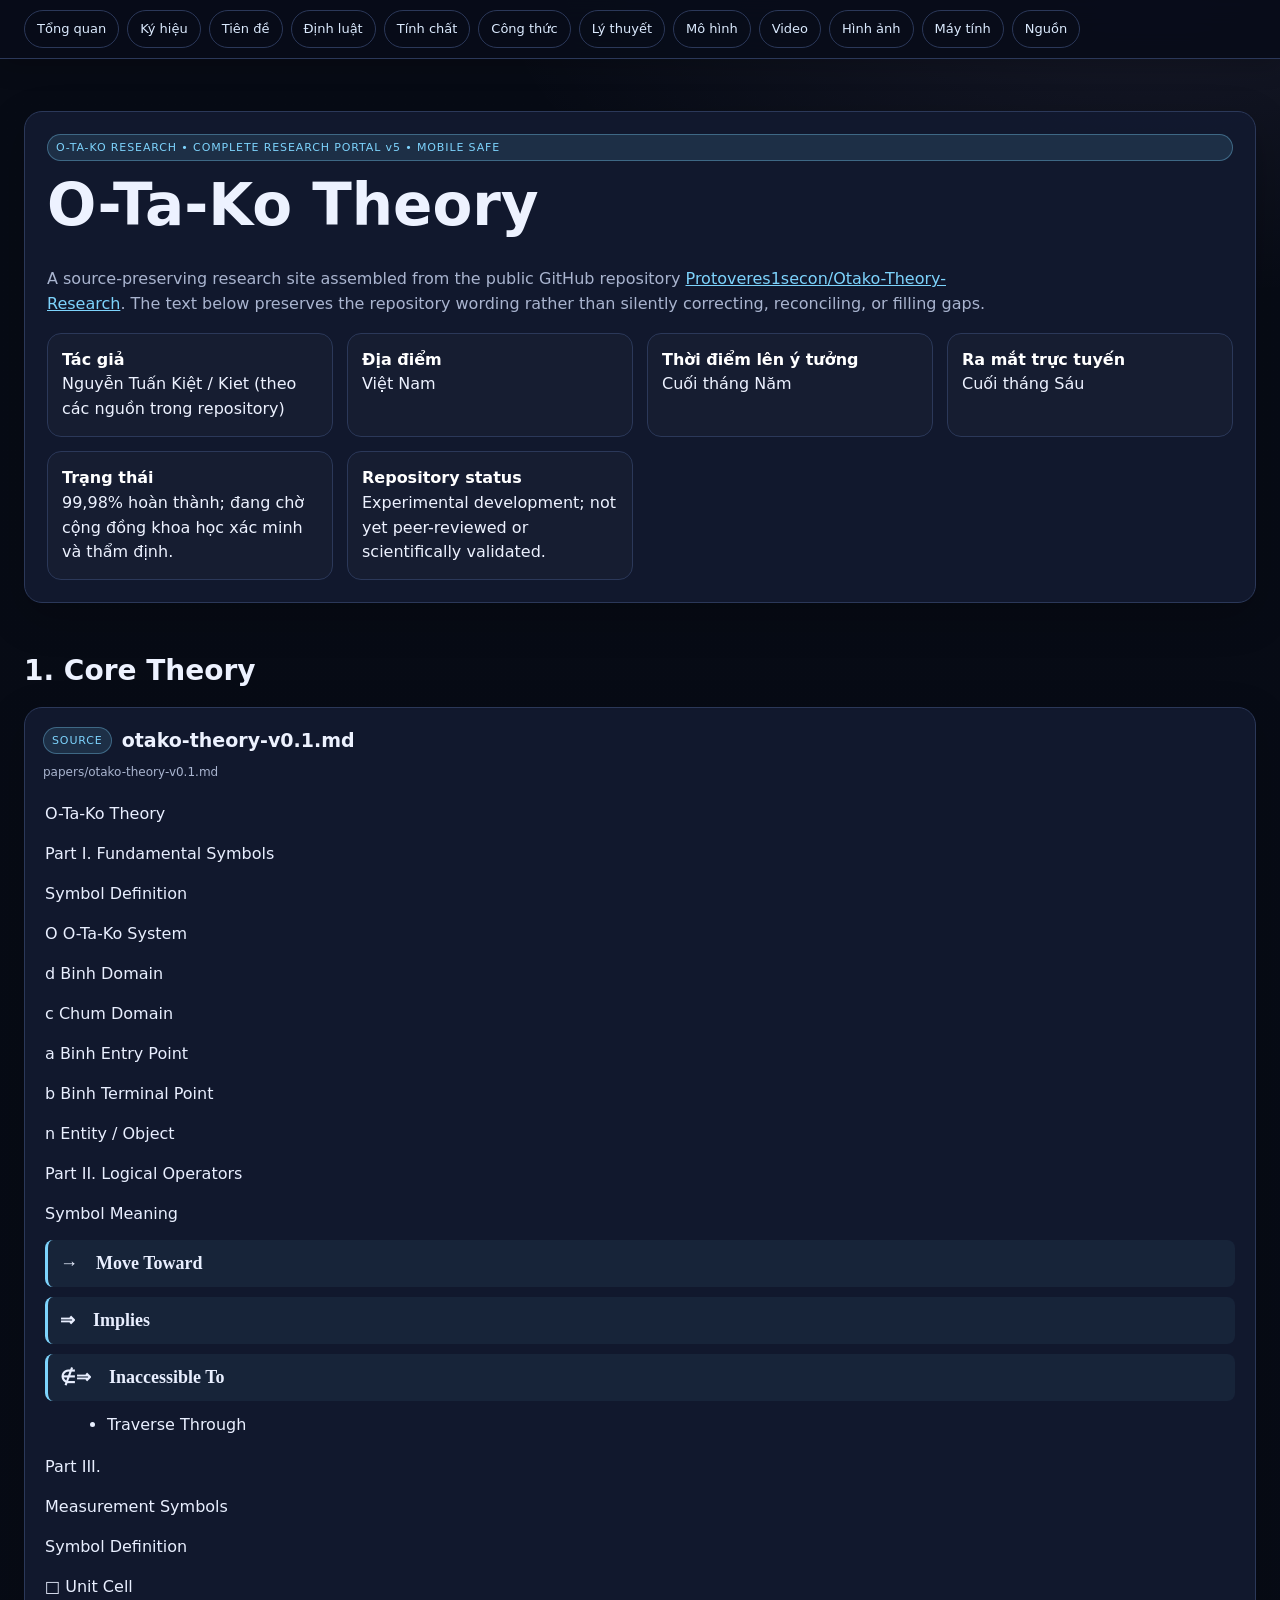
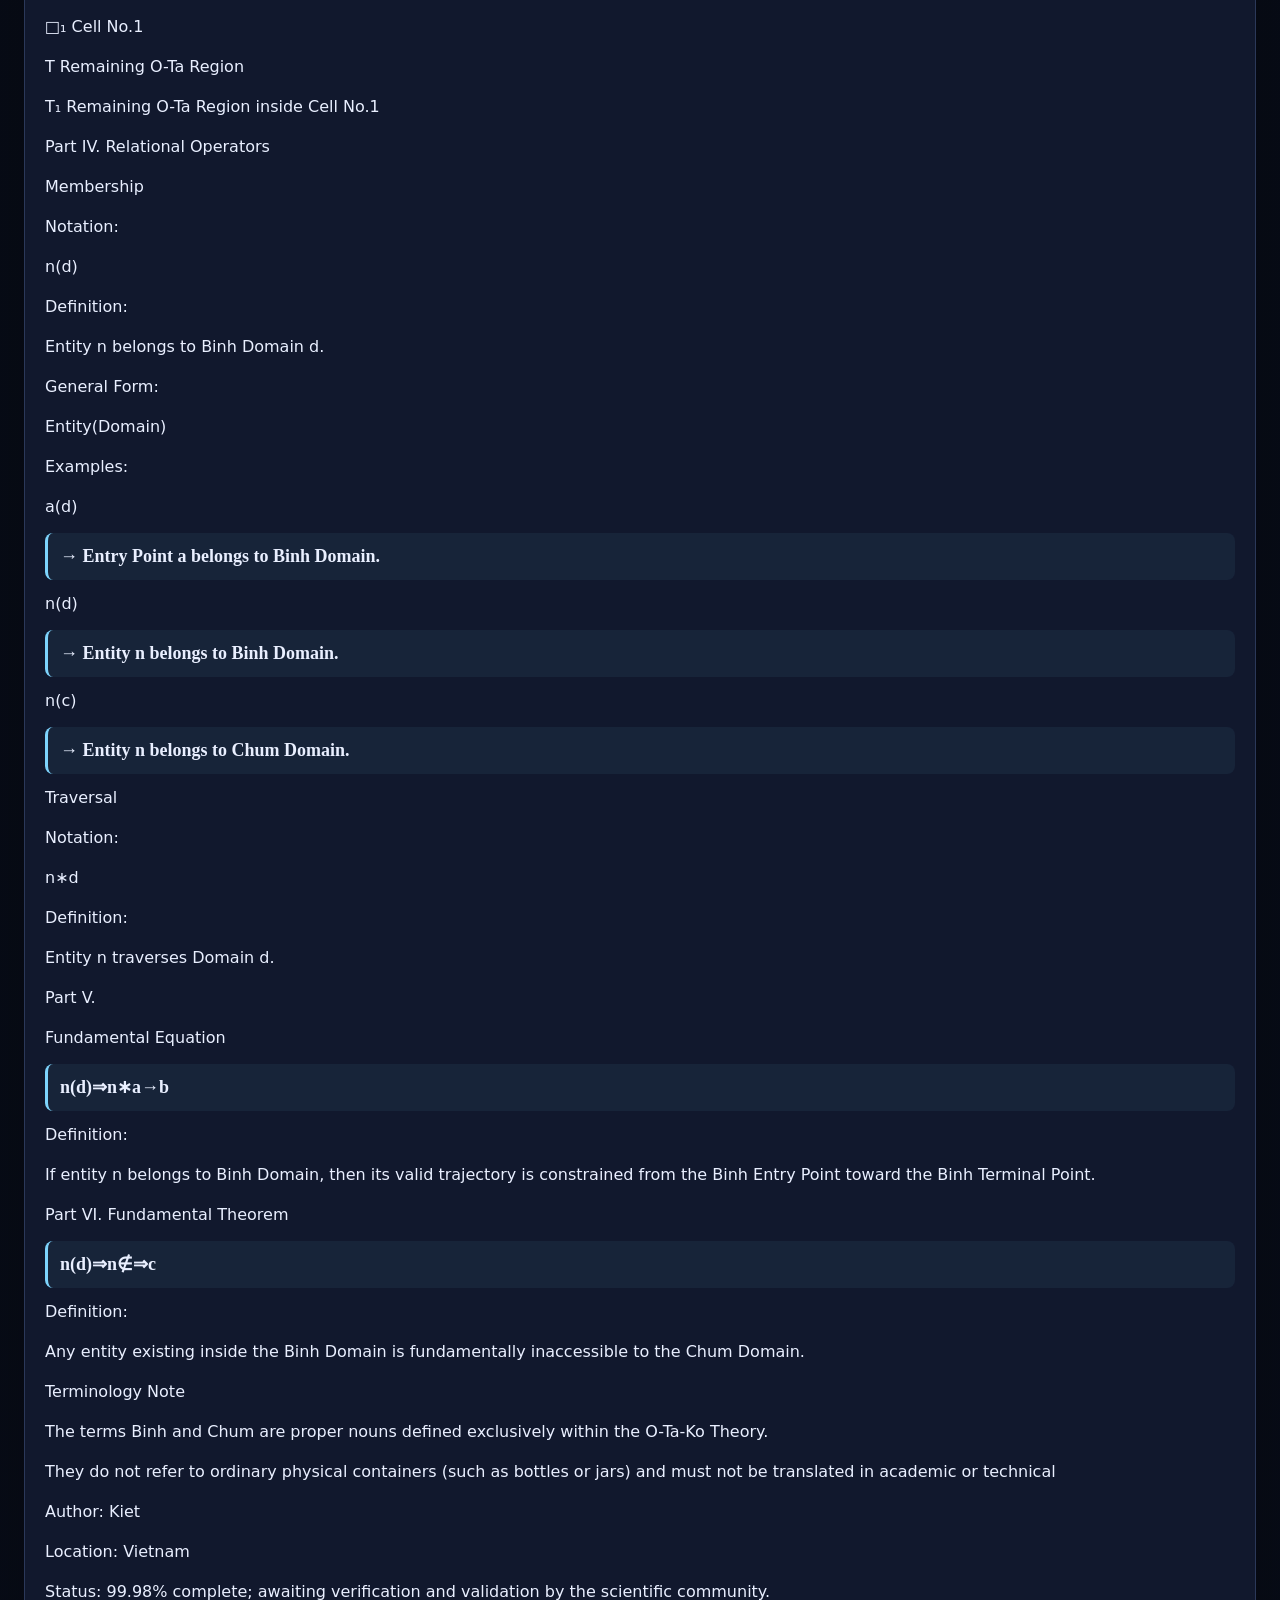
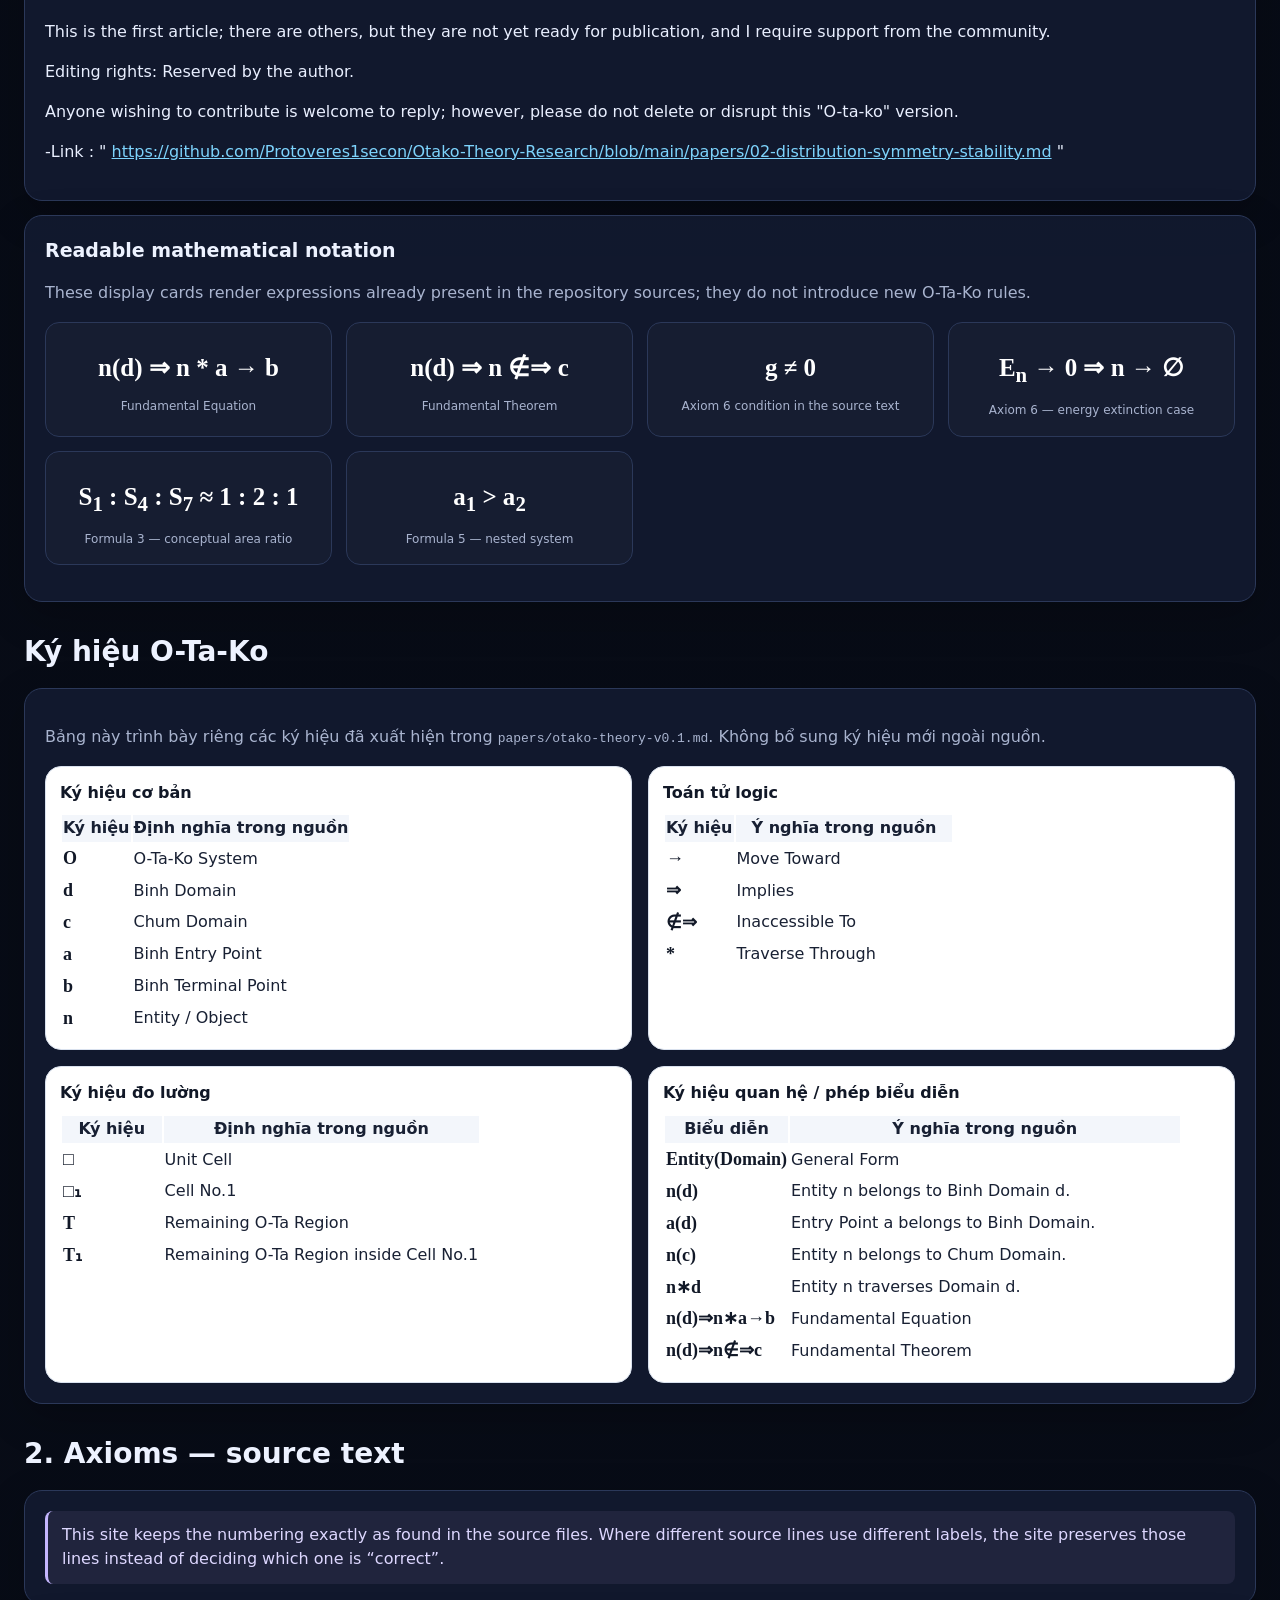
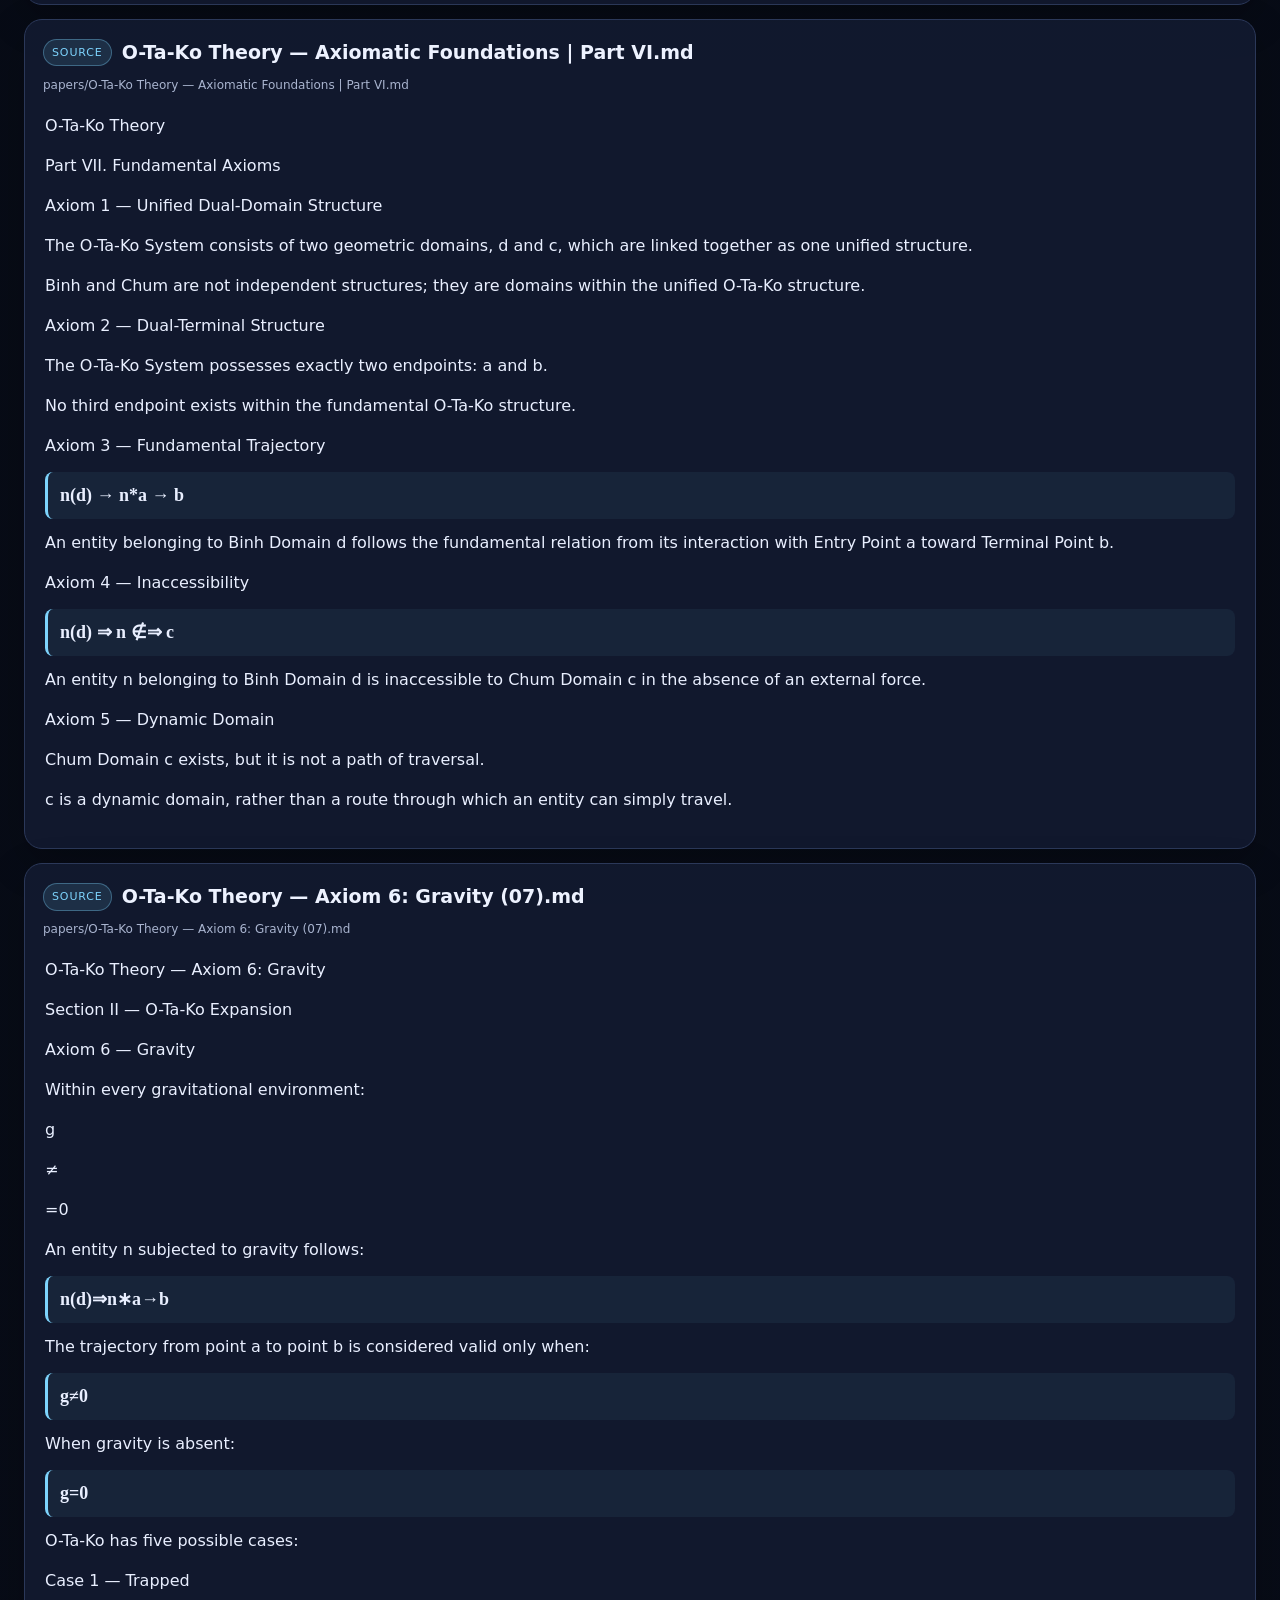
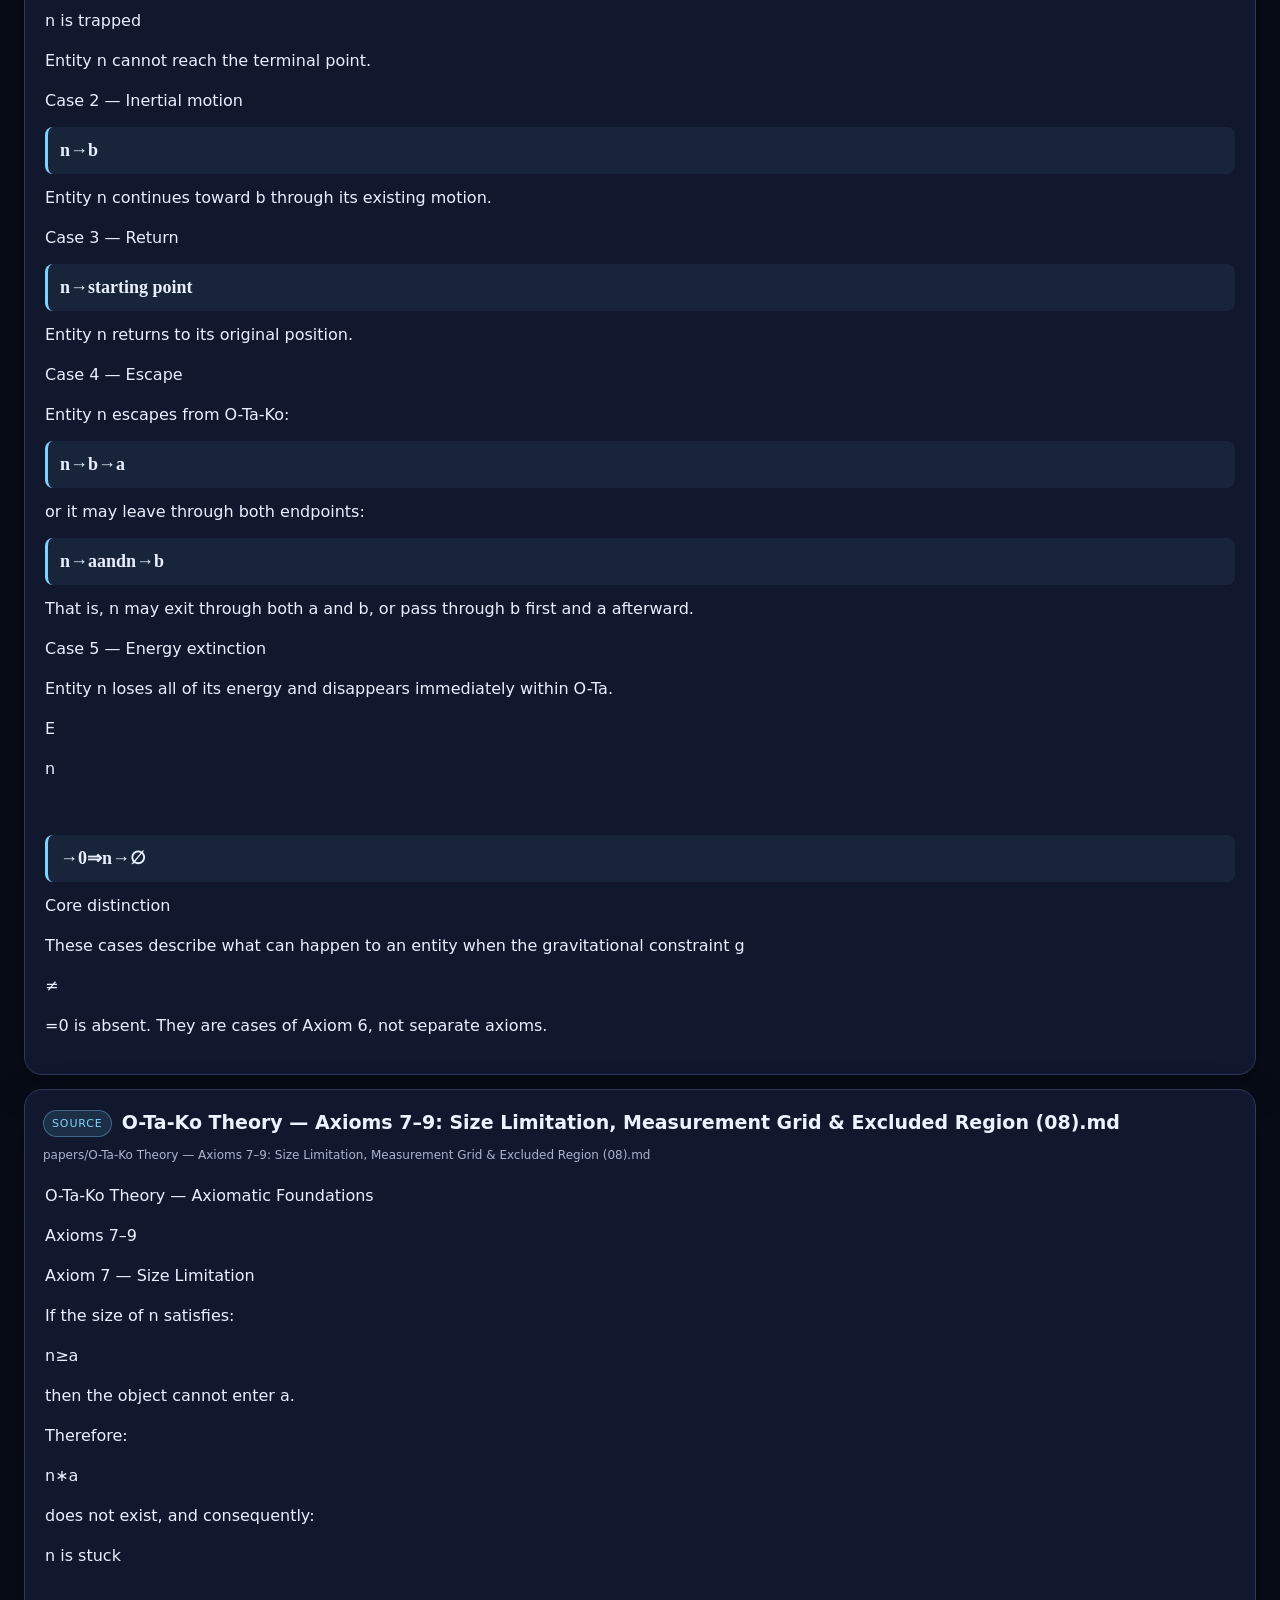
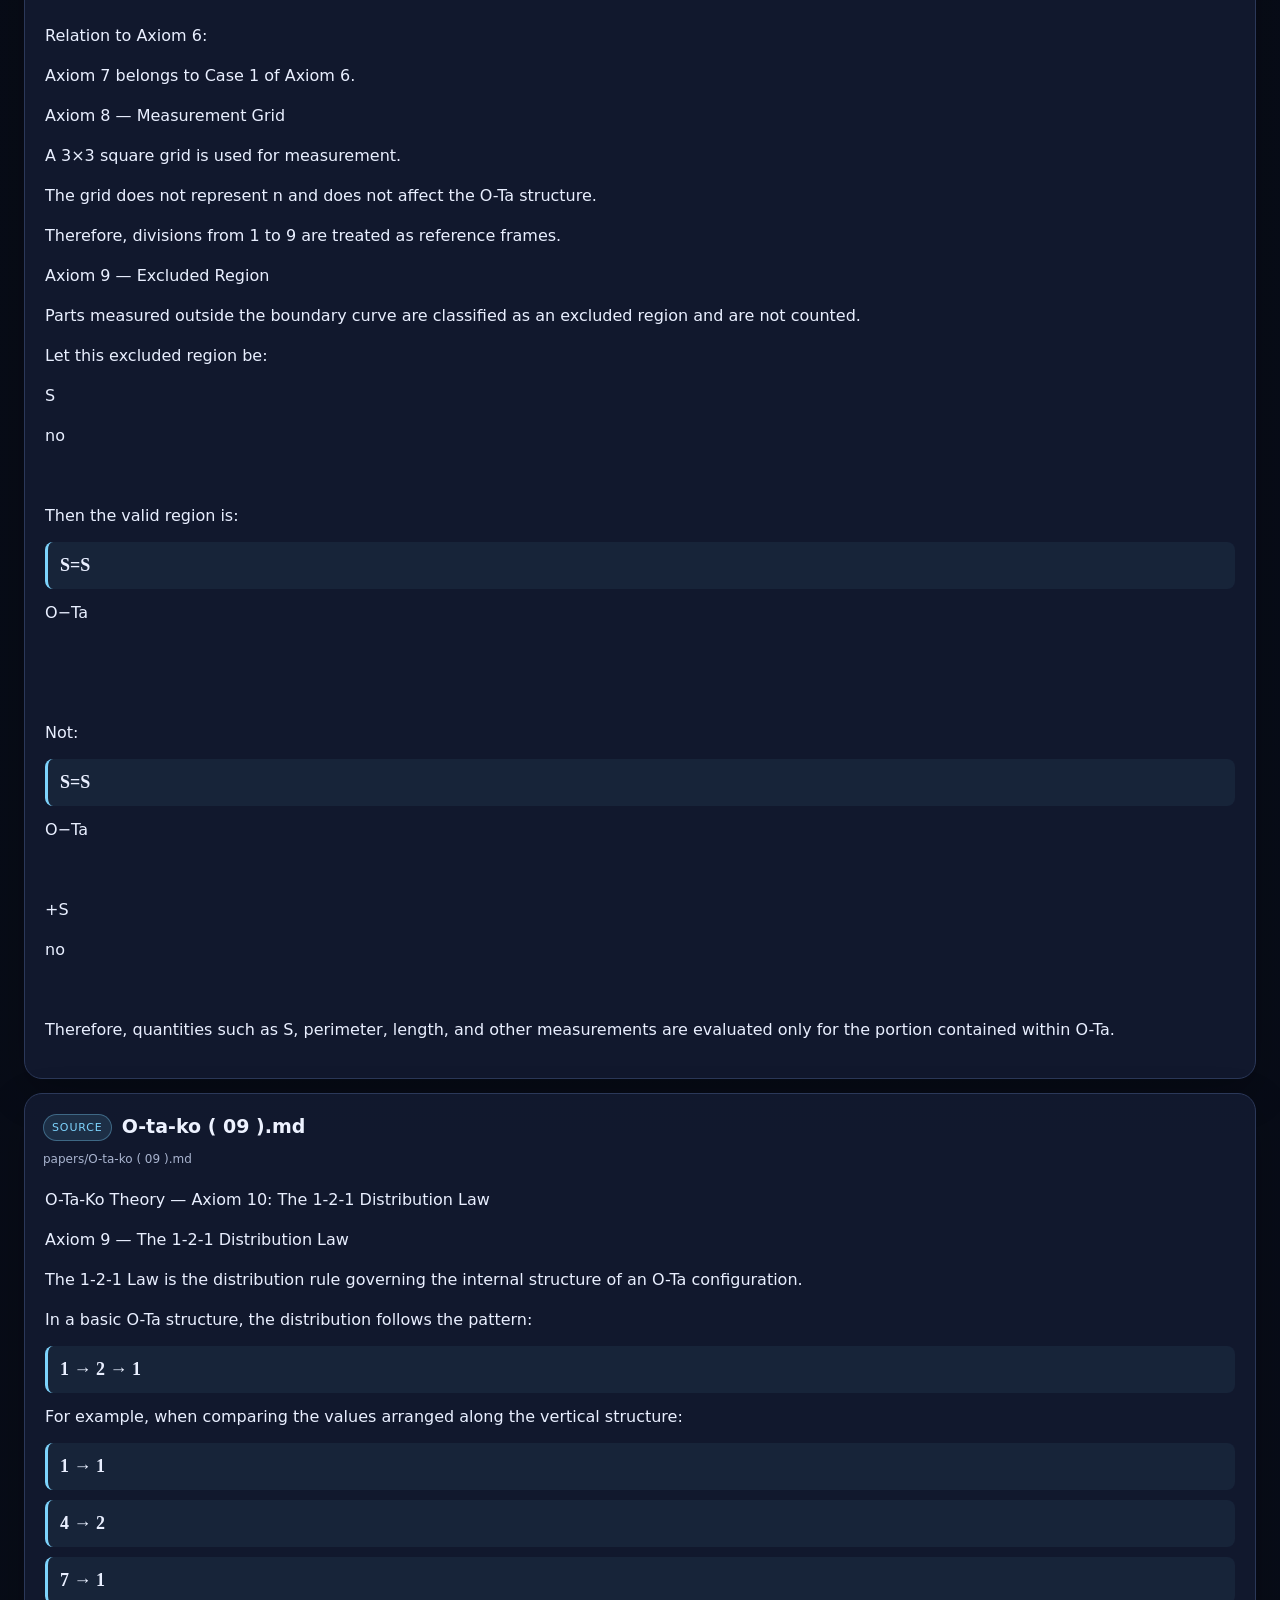
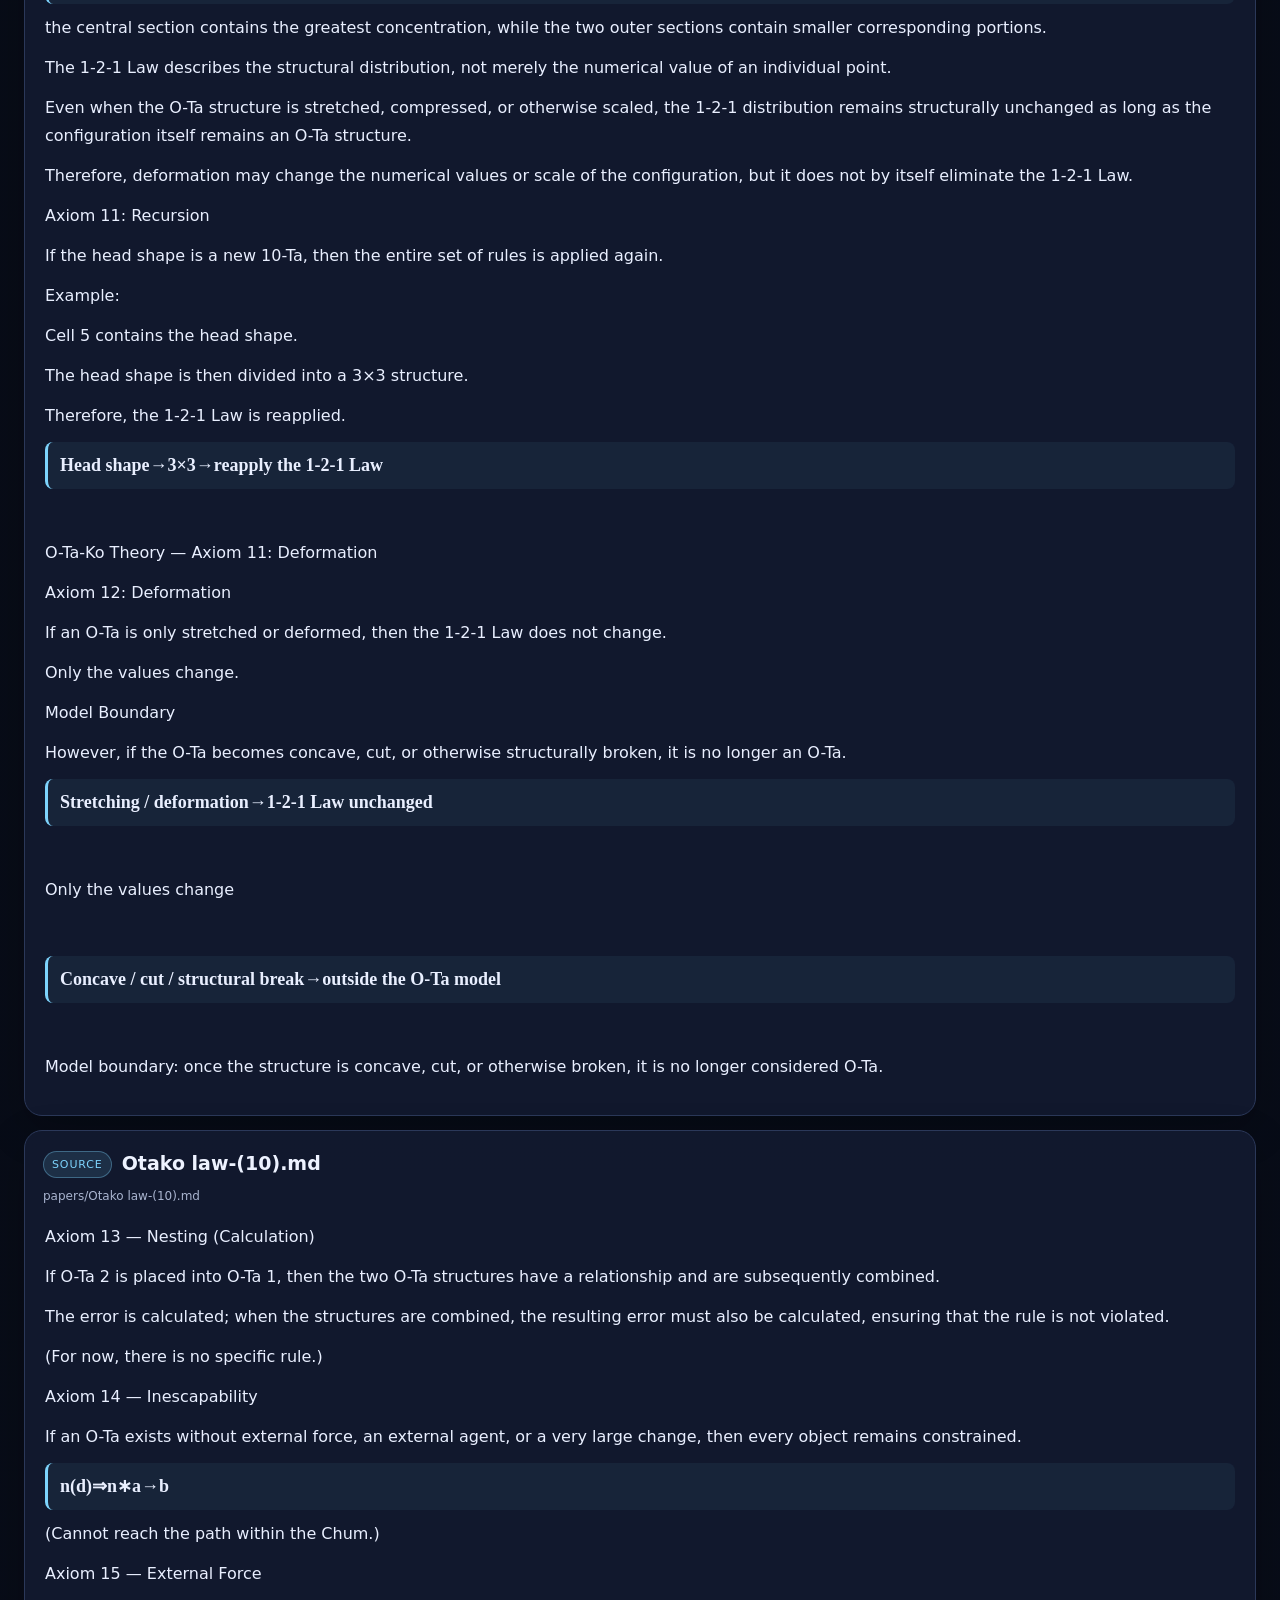
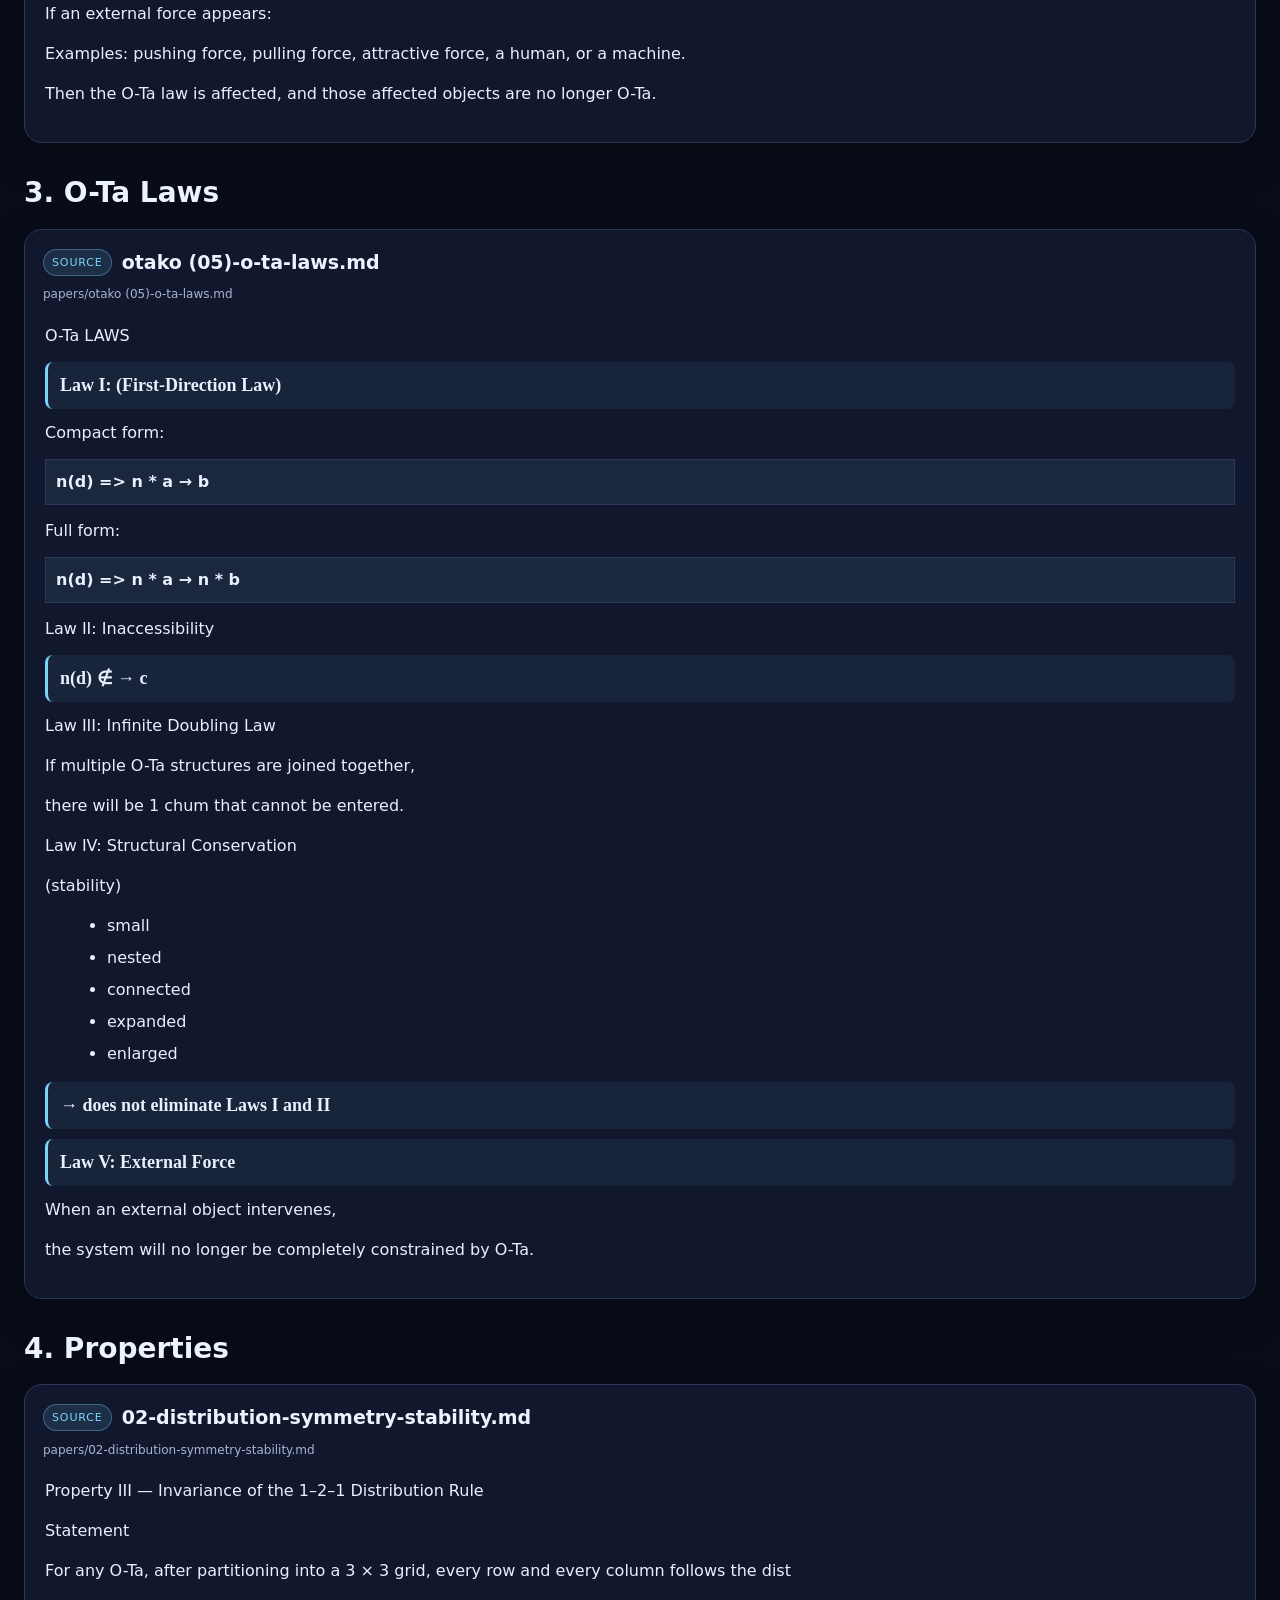
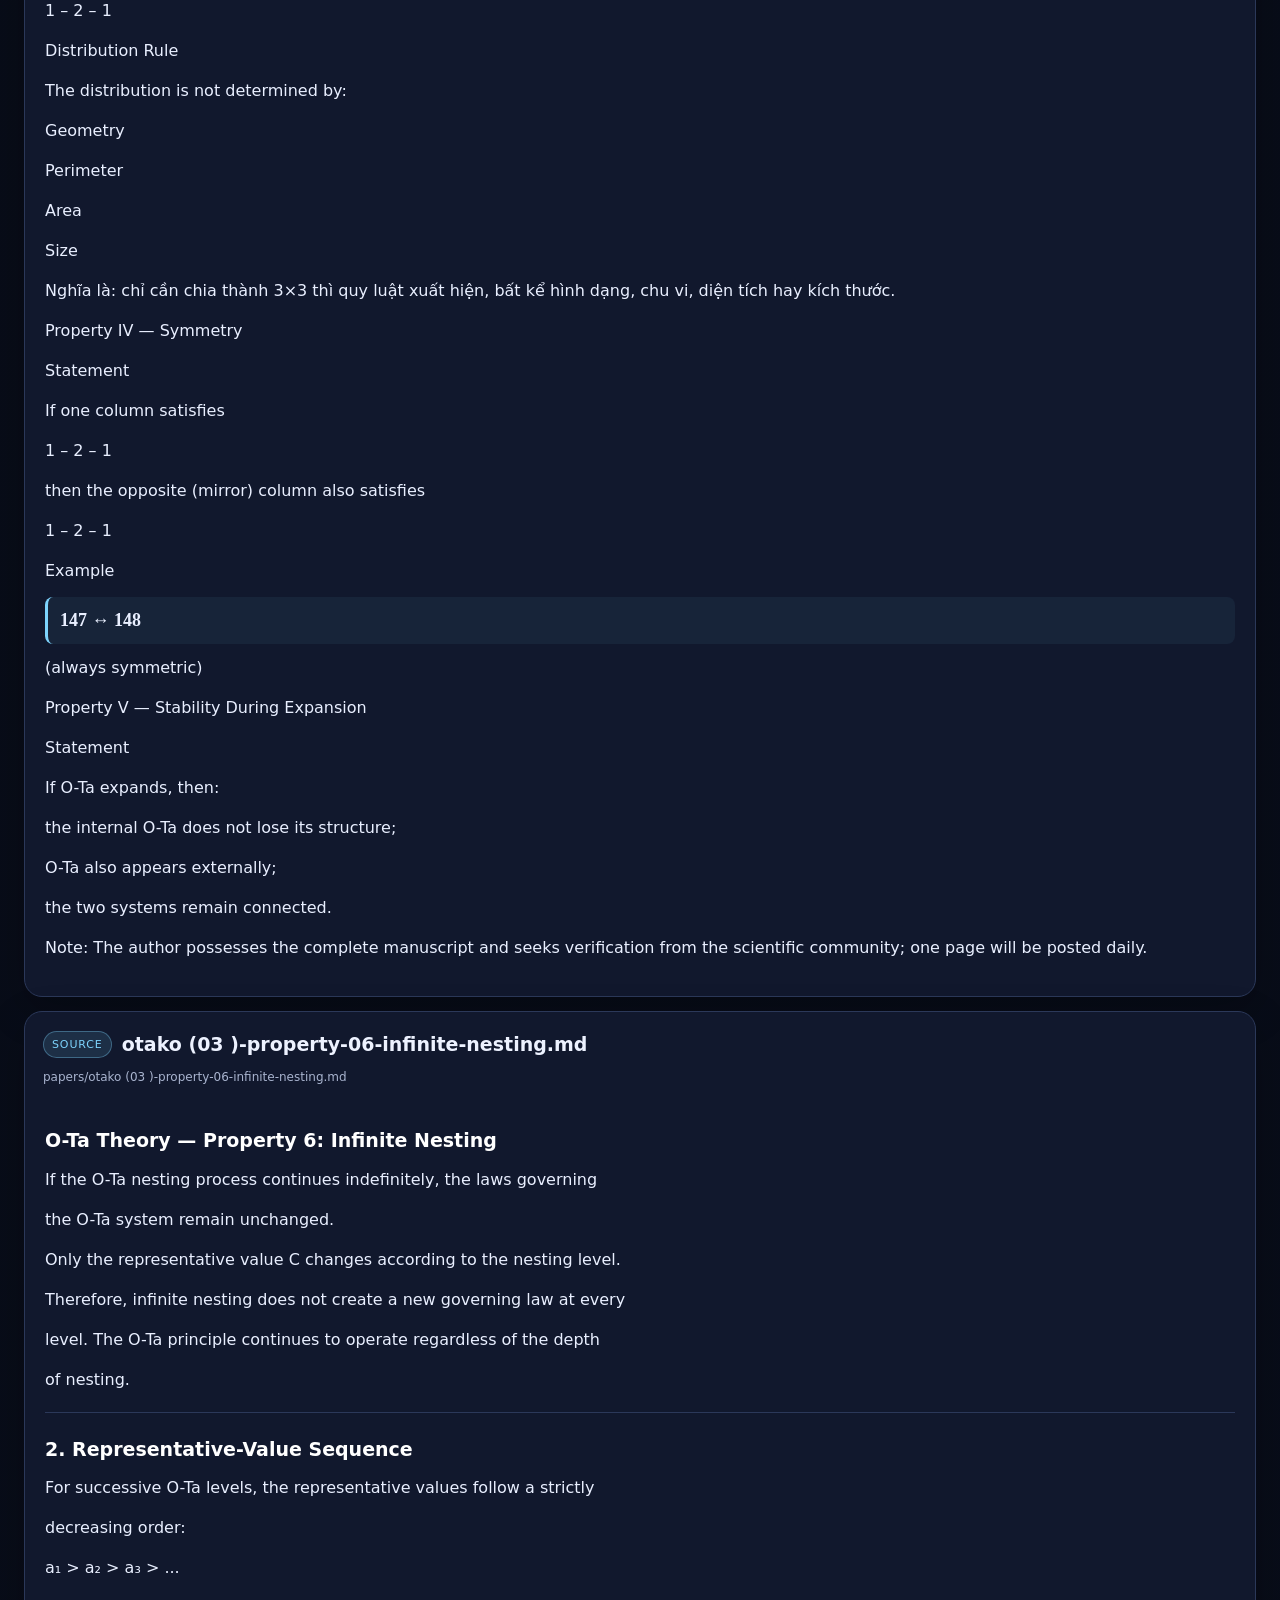
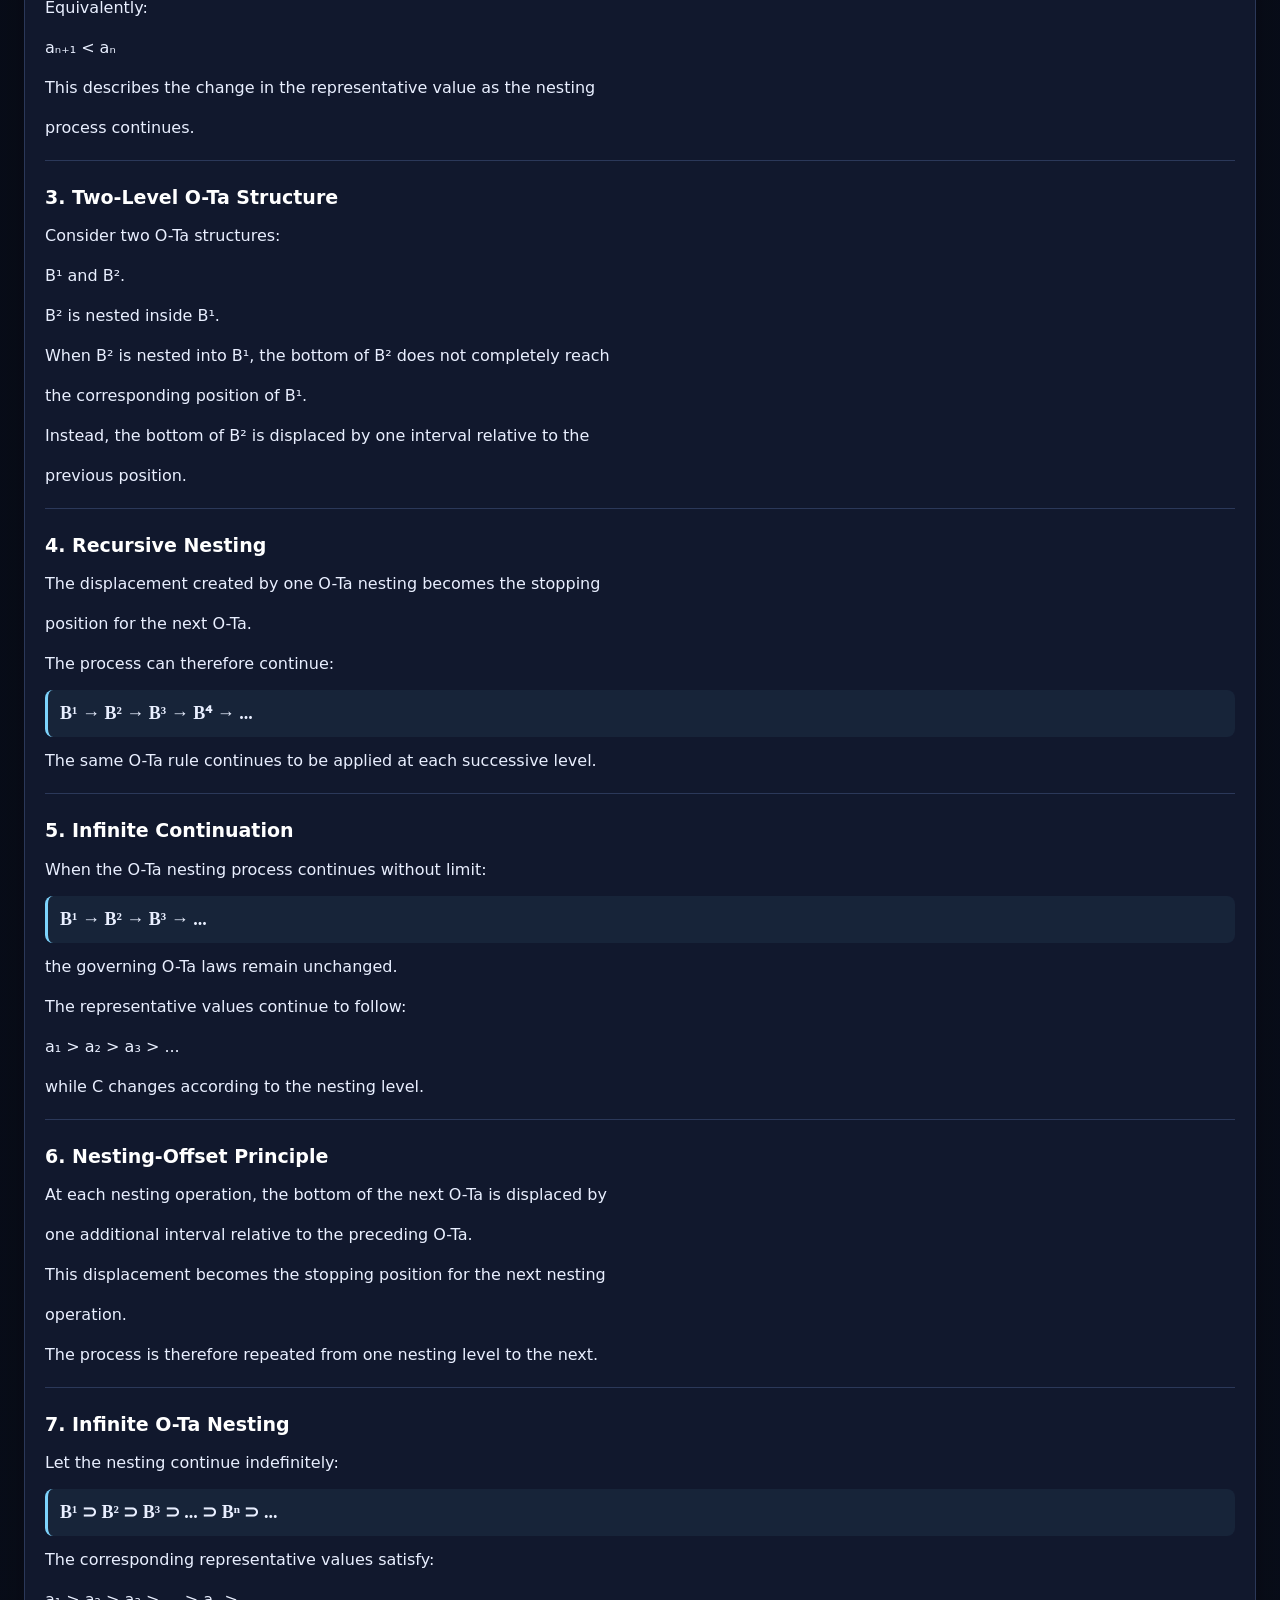
<file: index.html>
<!doctype html>
<html lang="vi">
<head>
<link rel="manifest" href="/manifest.json">
<link rel="icon" type="image/png" href="/otako-icon-512-tight.png">
<meta charset="utf-8">
<meta name="viewport" content="width=device-width,initial-scale=1">

<title>O-Ta-Ko Theory — Mô hình không gian &amp; nghiên cứu</title>
<meta name="description" content="O-Ta-Ko Theory là mô hình không gian giả thuyết nghiên cứu chuyển động có giới hạn giữa các miền lồng nhau. Khám phá hệ ký hiệu, tiên đề, định luật, công thức và máy tính tương tác. Dự án đang thử nghiệm, chưa được phản biện khoa học.">
<meta name="robots" content="index,follow,max-snippet:-1,max-image-preview:large,max-video-preview:-1">
<link rel="canonical" href="https://o-ta-ko-web.web.app/">
<meta name="author" content="Kiet">
<meta name="theme-color" content="#0b1020">

<meta property="og:type" content="website">
<meta property="og:locale" content="vi_VN">
<meta property="og:site_name" content="O-Ta-Ko Theory Research">
<meta property="og:title" content="O-Ta-Ko Theory — Mô hình không gian &amp; nghiên cứu">
<meta property="og:description" content="Cổng nghiên cứu O-Ta-Ko Theory: định nghĩa, ký hiệu, tiên đề, định luật, công thức và mô hình. Lý thuyết đang thử nghiệm, chưa được phản biện khoa học.">
<meta property="og:url" content="https://o-ta-ko-web.web.app/">
<meta property="og:image" content="https://o-ta-ko-web.web.app/otako-icon-512-tight.png">

<meta name="twitter:card" content="summary">
<meta name="twitter:title" content="O-Ta-Ko Theory Research">
<meta name="twitter:description" content="An experimental spatial model with definitions, axioms, formulas and an interactive calculator. Not yet peer-reviewed.">
<meta name="twitter:image" content="https://o-ta-ko-web.web.app/otako-icon-512-tight.png">

<script type="application/ld+json">
{
  "@context": "https://schema.org",
  "@type": "WebSite",
  "name": "O-Ta-Ko Theory Research",
  "alternateName": ["O-Ta-Ko Theory", "O-Ta-Ko"],
  "url": "https://o-ta-ko-web.web.app/",
  "description": "An experimental proposed spatial model exploring constrained motion between nested domains. The theory has not yet been peer-reviewed or scientifically validated.",
  "inLanguage": ["vi", "en"],
  "author": {
    "@type": "Person",
    "name": "Kiet"
  },
  "sameAs": [
    "https://github.com/Protoveres1secon/Otako-Theory-Research"
  ]
}
</script>
<meta name="google-site-verification" content="xehTEpj-FDYdg0-mXUJiKoZDXlTN5ZXzWR214rkCRzk" />
<style>
:root{--bg:#0b1020;--panel:#121a2f;--panel2:#17213b;--text:#edf2ff;--muted:#a9b4cf;--line:#2b3859;--accent:#7dd3fc;--accent2:#c4b5fd;--good:#86efac;}
*{box-sizing:border-box} html{scroll-behavior:smooth} body{margin:0;font-family:Inter,ui-sans-serif,system-ui,-apple-system,Segoe UI,Roboto,Arial,sans-serif;background:linear-gradient(180deg,#080d19 0,#0b1020 100%);color:var(--text);line-height:1.55}
a{color:var(--accent)} .wrap{max-width:1400px;margin:auto;padding:24px} header{padding:28px 0 18px} h1{font-size:clamp(32px,5vw,58px);margin:0 0 8px} h2{font-size:28px;margin:28px 0 14px} h3{margin:0;font-size:19px} .lead{color:var(--muted);max-width:950px}
.hero,.panel,.doc-card,.video-card,.image-card{background:rgba(18,26,47,.92);border:1px solid var(--line);border-radius:18px;box-shadow:0 14px 40px rgba(0,0,0,.22)}
.hero{padding:22px} .meta-grid,.grid{display:grid;grid-template-columns:repeat(auto-fit,minmax(240px,1fr));gap:14px} .meta{padding:14px;border:1px solid var(--line);border-radius:14px;background:rgba(255,255,255,.025)} .meta strong{display:block;color:#fff} .muted{color:var(--muted)}
.nav{position:sticky;top:0;z-index:10;background:rgba(8,13,25,.92);backdrop-filter:blur(12px);border-bottom:1px solid var(--line)} .navin{max-width:1400px;margin:auto;padding:10px 24px;display:flex;gap:8px;overflow:auto} .nav a{white-space:nowrap;text-decoration:none;padding:8px 12px;border:1px solid var(--line);border-radius:999px;color:#dbeafe;font-size:13px}
.section{margin-top:28px} .panel{padding:20px} .doc-card{padding:18px;margin:14px 0} .doc-head{display:flex;gap:10px;align-items:center;flex-wrap:wrap} .badge{font-size:11px;letter-spacing:.08em;padding:4px 8px;border-radius:999px;background:rgba(125,211,252,.12);border:1px solid rgba(125,211,252,.35);color:var(--accent)} .source-path{font-size:12px;color:var(--muted);margin:8px 0 14px;word-break:break-all}
pre{white-space:pre-wrap;word-break:break-word;margin:0;padding:16px;border-radius:12px;background:#0a0f1d;border:1px solid #202b46;color:#dce6ff;font:13px/1.65 ui-monospace,SFMono-Regular,Menlo,Consolas,monospace;max-height:600px;overflow:auto}
.video-card{padding:12px} .video-card h3{padding:4px 4px 10px} .video-card iframe{width:100%;aspect-ratio:16/9;border:0;border-radius:12px;background:#000} .video-src{font-size:12px;color:var(--muted);padding:8px 4px 0}
.image-card{padding:12px} .image-card img{width:100%;height:280px;object-fit:contain;background:#070b15;border-radius:12px} .image-card strong{display:block;padding:10px 4px 2px}
.two{display:grid;grid-template-columns:1fr 1fr;gap:18px} @media(max-width:850px){.two{grid-template-columns:1fr}}
.kbd{font-family:ui-monospace,monospace;background:#0a0f1d;border:1px solid var(--line);padding:2px 6px;border-radius:6px} .note{border-left:3px solid var(--accent2);padding:12px 14px;background:rgba(196,181,253,.08);border-radius:8px;color:#ddd7ff}
footer{margin:40px 0 10px;padding:18px 0;border-top:1px solid var(--line);color:var(--muted);font-size:13px}
button{font:inherit;cursor:pointer;border:1px solid var(--line);color:#fff;background:#18233f;padding:9px 12px;border-radius:10px;touch-action:manipulation;-webkit-tap-highlight-color:transparent} button:hover{border-color:var(--accent)} a, input, select, textarea{touch-action:manipulation}

/* O-Ta-Ko Research Web v2 — readability + lazy media + virtualized calculator */
body{background:radial-gradient(1200px 600px at 10% -10%,rgba(125,211,252,.09),transparent 60%),radial-gradient(1100px 500px at 90% 0%,rgba(196,181,253,.08),transparent 60%),linear-gradient(180deg,#070b15 0,#0b1020 100%)}
.nav{box-shadow:0 8px 24px rgba(0,0,0,.18)}
.section{scroll-margin-top:78px}.section-head{display:flex;justify-content:space-between;gap:18px;align-items:flex-start;margin-bottom:12px}.section-kicker{color:var(--muted);margin:4px 0 0;max-width:980px}.status-chip{font-size:12px;padding:7px 10px;border-radius:999px;background:rgba(134,239,172,.1);border:1px solid rgba(134,239,172,.28);color:var(--good);white-space:nowrap}
.doc-body{white-space:normal;word-break:break-word;margin:0;padding:4px 2px;color:#e9efff;font:16px/1.75 Inter,ui-sans-serif,system-ui,-apple-system,Segoe UI,Roboto,Arial,sans-serif}.doc-body p{margin:0 0 12px}.doc-body h4,.doc-body h5,.doc-body h6{margin:20px 0 8px;color:#fff}.doc-body h4{font-size:19px}.doc-body h5{font-size:17px}.doc-body h6{font-size:15px}.doc-body .mathline{font:600 18px/1.5 Georgia,serif;padding:10px 12px;margin:10px 0;border-left:3px solid var(--accent);background:rgba(125,211,252,.06);border-radius:8px;white-space:pre-wrap}.doc-body ul{margin:6px 0 14px 22px}.doc-body li{margin:4px 0}.doc-body .source-rule{height:1px;background:var(--line);margin:18px 0}.doc-body .doc-table{border-collapse:collapse;width:100%;margin:12px 0}.doc-body .doc-table th,.doc-body .doc-table td{border:1px solid var(--line);padding:8px 10px;text-align:left}.doc-body .doc-table th{background:rgba(125,211,252,.08)}.doc-body code{font-family:ui-monospace,SFMono-Regular,Menlo,Consolas,monospace;background:rgba(255,255,255,.06);padding:2px 5px;border-radius:5px}
.doc-card{overflow:hidden}.doc-card details{margin-top:14px}.source-index pre{font:13px/1.65 ui-monospace,SFMono-Regular,Menlo,Consolas,monospace;background:#0a0f1d;border:1px solid #202b46;border-radius:12px;max-height:520px;overflow:auto;padding:16px;white-space:pre-wrap}
.source-index .doc-card{background:rgba(9,14,27,.9)}
.formula-gallery{display:grid;grid-template-columns:repeat(auto-fit,minmax(260px,1fr));gap:14px;margin:16px 0}.formula-card{padding:16px;border:1px solid var(--line);border-radius:14px;background:rgba(255,255,255,.025)}.formula-card .eq{font:700 25px/1.35 Georgia,serif;color:#fff;text-align:center;padding:12px 4px}.formula-card .caption{font-size:12px;color:var(--muted);text-align:center}
.video-grid{grid-template-columns:repeat(auto-fit,minmax(270px,1fr))}.lazy-video{position:relative;overflow:hidden}.video-thumb{height:170px;border-radius:12px;background:linear-gradient(135deg,#18233f,#0b1020);display:flex;align-items:center;justify-content:center;position:relative;cursor:pointer;border:1px solid #243150}.video-thumb:focus,.video-thumb:hover{border-color:var(--accent);outline:none}.video-thumb .play{font-size:42px;filter:drop-shadow(0 4px 12px rgba(0,0,0,.5))}.video-thumb .vnum{position:absolute;left:10px;top:10px;font-size:11px;padding:4px 7px;border-radius:999px;background:rgba(0,0,0,.38);border:1px solid rgba(255,255,255,.16)}.lazy-video.loaded .video-thumb{display:none}.lazy-video iframe{width:100%;aspect-ratio:16/9;border:0;border-radius:12px;background:#000}
.calc-shell{background:#f6f8fb;color:#14171d;border:1px solid #cfd5df;border-radius:18px;padding:18px;box-shadow:0 12px 34px rgba(0,0,0,.18)}.calc-toolbar{display:flex;justify-content:space-between;gap:16px;align-items:center;flex-wrap:wrap}.formula-main{display:flex;align-items:center;gap:10px;font:700 25px/1.1 Georgia,serif}.frac{display:inline-flex;flex-direction:column;align-items:center;line-height:1}.frac .top{padding:0 10px 5px;border-bottom:2px solid #111}.frac .bottom{padding:5px 10px 0}.calc-tabs{display:flex;gap:8px}.calc-tab{background:#18233f;color:#fff;border-color:#18233f}.calc-tab.active{background:#111827}.calc-info{margin-top:16px}.mapping-grid{display:grid;grid-template-columns:repeat(auto-fit,minmax(220px,1fr));gap:10px}.map-card{background:#fff;border:1px solid #dde2ea;border-radius:12px;padding:12px}.map-card b{display:block;margin-bottom:6px}.mapping-table{border-collapse:collapse;width:100%;margin-top:12px;background:#fff;border:1px solid #dde2ea}.mapping-table th,.mapping-table td{padding:8px 10px;border-bottom:1px solid #edf0f5;text-align:center;font-size:13px}.mapping-table th{background:#f1f4f8}.mapping-table .remove{color:#8a5a00;font-weight:700}.calc-rule-grid{display:grid;grid-template-columns:repeat(auto-fit,minmax(230px,1fr));gap:10px;margin:16px 0}.calc-rule-grid>div{background:#fff;border:1px solid #dde2ea;border-radius:12px;padding:12px;display:flex;gap:10px}.calc-rule-grid b{min-width:24px;height:24px;border-radius:8px;background:#111827;color:#fff;display:inline-flex;align-items:center;justify-content:center}.calc-actions{display:flex;justify-content:space-between;gap:14px;align-items:flex-end;flex-wrap:wrap}.rowline{display:flex;gap:8px;align-items:flex-end;flex-wrap:wrap}.rowline label{font-size:12px;color:#566070}.rowline input{background:#fff;color:#14171d;border:1px solid #c7ceda}.rowline button{background:#111827;color:#fff}.rowline .ghost{background:#fff;color:#111827}.audit-progress{margin:14px 0;background:#fff;border:1px solid #dde2ea;border-radius:12px;padding:12px}.progress-top{display:flex;justify-content:space-between;gap:12px;font-size:13px}.progress-track{height:10px;background:#e7ebf1;border-radius:999px;overflow:hidden;margin-top:8px}.progress-track>div{height:100%;width:0;background:#111827;transition:width .08s linear}.calc-summary{margin-top:16px;display:grid;gap:10px}.summary-grid{display:grid;grid-template-columns:repeat(auto-fit,minmax(180px,1fr));gap:10px}.summary-card{background:#fff;border:1px solid #dde2ea;border-radius:12px;padding:12px}.summary-card strong{display:block;font-size:18px}.calc-detail{margin-top:14px}.case-head{background:#fff;border:1px solid #dde2ea;border-radius:12px;padding:12px}.branch-grid{display:grid;grid-template-columns:repeat(3,1fr);gap:10px;margin-top:10px}.branch-card{background:#fff;border:1px solid #dde2ea;border-radius:12px;padding:12px}.branch-card h4{margin:0 0 8px}.trace{font:13px/1.65 ui-monospace,SFMono-Regular,Menlo,Consolas,monospace;white-space:pre-wrap;word-break:break-word;color:#202633}.state-pill{display:inline-block;padding:4px 8px;border-radius:999px;background:#e8f5e9;color:#256029;font-weight:700}.case-table-wrap{margin-top:16px;background:#fff;border:1px solid #dde2ea;border-radius:12px;overflow:hidden}.table-head{display:flex;justify-content:space-between;gap:8px;padding:12px 14px;border-bottom:1px solid #e7ebf1}.case-scroll{max-height:520px;overflow:auto}.case-table{border-collapse:collapse;width:100%}.case-table th,.case-table td{padding:8px 10px;border-bottom:1px solid #edf0f5;font-size:12px;text-align:left;white-space:nowrap}.case-table th{position:sticky;top:0;background:#f1f4f8;z-index:1}.case-table .active-row{background:#eef3f8}.case-table button{background:#fff;color:#111827;padding:5px 8px;font-size:12px}.calc-footnote{margin-top:12px;color:#5c6574;font-size:12px}.loading-note{padding:12px;border-radius:12px;background:#fff;border:1px dashed #c7ceda;color:#5c6574}
@media(max-width:800px){.branch-grid{grid-template-columns:1fr}.calc-actions{align-items:stretch}.rowline{width:100%}.rowline label{flex:1;min-width:180px}.rowline button{min-height:42px}.formula-main{font-size:21px}.doc-body{font-size:14px}}
.symbol-grid{display:grid;grid-template-columns:repeat(2,minmax(0,1fr));gap:16px}.symbol-card{border:1px solid #d9e1ee;background:#fff;color:#182033;border-radius:16px;padding:14px}.symbol-card .symbol-head{font-weight:800;margin-bottom:8px;color:#111827}.symbol-table{color:#182033}.symbol-table th,.symbol-table td{color:#182033;border-color:#d9e1ee}.symbol-table th{background:#f3f6fb;font-weight:700}.symbol-table td{background:#fff}.symbol-table td:first-child,.symbol-table th:first-child{width:24%;white-space:nowrap}.symbol-table td:first-child{font-family:Georgia,serif;font-size:18px;font-weight:600;color:#111827}@media(max-width:800px){.symbol-grid{grid-template-columns:1fr}}

</style>
</head>
<body>
<div class="nav"><div class="navin">
<a href="#overview">Tổng quan</a><a href="#symbols">Ký hiệu</a><a href="#axioms">Tiên đề</a><a href="#laws">Định luật</a><a href="#properties">Tính chất</a><a href="#formulas">Công thức</a><a href="#theory">Lý thuyết</a><a href="#model">Mô hình</a><a href="#videos">Video</a><a href="#images">Hình ảnh</a><a href="#calculator">Máy tính</a><a href="#sources">Nguồn</a>
</div></div>
<div class="wrap">
<header id="overview">
  <div class="hero">
    <div class="badge">O-TA-KO RESEARCH • COMPLETE RESEARCH PORTAL v5 • MOBILE SAFE</div>
    <h1>O-Ta-Ko Theory</h1>
    <p class="lead">A source-preserving research site assembled from the public GitHub repository <a href="https://github.com/Protoveres1secon/Otako-Theory-Research" target="_blank">Protoveres1secon/Otako-Theory-Research</a>. The text below preserves the repository wording rather than silently correcting, reconciling, or filling gaps.</p>
    <div class="meta-grid" style="margin-top:16px">
      <div class="meta"><strong>Tác giả</strong>Nguyễn Tuấn Kiệt / Kiet (theo các nguồn trong repository)</div>
      <div class="meta"><strong>Địa điểm</strong>Việt Nam</div>
      <div class="meta"><strong>Thời điểm lên ý tưởng</strong>Cuối tháng Năm</div>
      <div class="meta"><strong>Ra mắt trực tuyến</strong>Cuối tháng Sáu</div>
      <div class="meta"><strong>Trạng thái</strong>99,98% hoàn thành; đang chờ cộng đồng khoa học xác minh và thẩm định.</div>
      <div class="meta"><strong>Repository status</strong>Experimental development; not yet peer-reviewed or scientifically validated.</div>
    </div>
  </div>
</header>

<section class="section" id="theory"><h2>1. Core Theory</h2>
  <article class="doc-card" id="doc-papers-otako-theory-v0-1-md">
      <div class="doc-head"><span class="badge">SOURCE</span><h3>otako-theory-v0.1.md</h3></div>
      <div class="source-path">papers/otako-theory-v0.1.md</div>
      <div class="doc-body">O-Ta-Ko Theory

Part I. Fundamental Symbols

Symbol	Definition

O	O-Ta-Ko System

d	Binh Domain

c	Chum Domain

a	Binh Entry Point

b	Binh Terminal Point

n	Entity / Object

Part II. Logical Operators

Symbol	Meaning

→	Move Toward

⇒	Implies

∉⇒	Inaccessible To

*	Traverse Through

Part III.
 
 Measurement Symbols

Symbol	Definition

□	Unit Cell

□₁	Cell No.1

T	Remaining O-Ta Region

T₁	Remaining O-Ta Region inside Cell No.1

Part IV. Relational Operators

Membership

Notation:

n(d)

Definition:

Entity n belongs to Binh Domain d.

General Form:

Entity(Domain)

Examples:

a(d)

→ Entry Point a belongs to Binh Domain.

n(d)

→ Entity n belongs to Binh Domain.

n(c)

→ Entity n belongs to Chum Domain.

Traversal

Notation:

n∗d

Definition:

Entity n traverses Domain d.

Part V.

Fundamental Equation

n(d)⇒n∗a→b

Definition:

If entity n belongs to Binh Domain, then its valid trajectory is constrained from the Binh Entry Point toward the Binh Terminal Point.

Part VI. Fundamental Theorem

n(d)⇒n∉⇒c

Definition:

Any entity existing inside the Binh Domain is fundamentally inaccessible to the Chum Domain.

Terminology Note

The terms Binh and Chum are proper nouns defined exclusively within the O-Ta-Ko Theory.

They do not refer to ordinary physical containers (such as bottles or jars) and must not be translated in academic or technical 

Author: Kiet

Location: Vietnam

Status: 99.98% complete; awaiting verification and validation by the scientific community.

This is the first article; there are others, but they are not yet ready for publication, and I require support from the community.

Editing rights: Reserved by the author.

Anyone wishing to contribute is welcome to reply; however, please do not delete or disrupt this "O-ta-ko" version.

-Link : "  https://github.com/Protoveres1secon/Otako-Theory-Research/blob/main/papers/02-distribution-symmetry-stability.md            "
</div>
    </article>

<div class="panel">
  <h3 style="margin-top:0">Readable mathematical notation</h3>
  <p class="muted">These display cards render expressions already present in the repository sources; they do not introduce new O-Ta-Ko rules.</p>
  <div class="formula-gallery">
    <div class="formula-card"><div class="eq">n(d) ⇒ n * a → b</div><div class="caption">Fundamental Equation</div></div>
    <div class="formula-card"><div class="eq">n(d) ⇒ n ∉⇒ c</div><div class="caption">Fundamental Theorem</div></div>
    <div class="formula-card"><div class="eq">g ≠ 0</div><div class="caption">Axiom 6 condition in the source text</div></div>
    <div class="formula-card"><div class="eq">E<sub>n</sub> → 0 ⇒ n → ∅</div><div class="caption">Axiom 6 — energy extinction case</div></div>
    <div class="formula-card"><div class="eq">S<sub>1</sub> : S<sub>4</sub> : S<sub>7</sub> ≈ 1 : 2 : 1</div><div class="caption">Formula 3 — conceptual area ratio</div></div>
    <div class="formula-card"><div class="eq">a<sub>1</sub> &gt; a<sub>2</sub></div><div class="caption">Formula 5 — nested system</div></div>
  </div>
</div>
</section>


<section class="section" id="symbols"><h2>Ký hiệu O-Ta-Ko</h2>
  <div class="panel">
    <p class="muted">Bảng này trình bày riêng các ký hiệu đã xuất hiện trong <code>papers/otako-theory-v0.1.md</code>. Không bổ sung ký hiệu mới ngoài nguồn.</p>
    <div class="symbol-grid">
      <div class="symbol-card"><div class="symbol-head">Ký hiệu cơ bản</div><table class="doc-table symbol-table"><thead><tr><th>Ký hiệu</th><th>Định nghĩa trong nguồn</th></tr></thead><tbody>
        <tr><td>O</td><td>O-Ta-Ko System</td></tr>
        <tr><td>d</td><td>Binh Domain</td></tr>
        <tr><td>c</td><td>Chum Domain</td></tr>
        <tr><td>a</td><td>Binh Entry Point</td></tr>
        <tr><td>b</td><td>Binh Terminal Point</td></tr>
        <tr><td>n</td><td>Entity / Object</td></tr>
      </tbody></table></div>
      <div class="symbol-card"><div class="symbol-head">Toán tử logic</div><table class="doc-table symbol-table"><thead><tr><th>Ký hiệu</th><th>Ý nghĩa trong nguồn</th></tr></thead><tbody>
        <tr><td>→</td><td>Move Toward</td></tr>
        <tr><td>⇒</td><td>Implies</td></tr>
        <tr><td>∉⇒</td><td>Inaccessible To</td></tr>
        <tr><td>*</td><td>Traverse Through</td></tr>
      </tbody></table></div>
      <div class="symbol-card"><div class="symbol-head">Ký hiệu đo lường</div><table class="doc-table symbol-table"><thead><tr><th>Ký hiệu</th><th>Định nghĩa trong nguồn</th></tr></thead><tbody>
        <tr><td>□</td><td>Unit Cell</td></tr>
        <tr><td>□₁</td><td>Cell No.1</td></tr>
        <tr><td>T</td><td>Remaining O-Ta Region</td></tr>
        <tr><td>T₁</td><td>Remaining O-Ta Region inside Cell No.1</td></tr>
      </tbody></table></div>
      <div class="symbol-card"><div class="symbol-head">Ký hiệu quan hệ / phép biểu diễn</div><table class="doc-table symbol-table"><thead><tr><th>Biểu diễn</th><th>Ý nghĩa trong nguồn</th></tr></thead><tbody>
        <tr><td>Entity(Domain)</td><td>General Form</td></tr>
        <tr><td>n(d)</td><td>Entity n belongs to Binh Domain d.</td></tr>
        <tr><td>a(d)</td><td>Entry Point a belongs to Binh Domain.</td></tr>
        <tr><td>n(c)</td><td>Entity n belongs to Chum Domain.</td></tr>
        <tr><td>n∗d</td><td>Entity n traverses Domain d.</td></tr>
        <tr><td>n(d)⇒n∗a→b</td><td>Fundamental Equation</td></tr>
        <tr><td>n(d)⇒n∉⇒c</td><td>Fundamental Theorem</td></tr>
      </tbody></table></div>
    </div>
  </div>
</section>

<section class="section" id="axioms"><h2>2. Axioms — source text</h2>
  <div class="panel"><div class="note">This site keeps the numbering exactly as found in the source files. Where different source lines use different labels, the site preserves those lines instead of deciding which one is “correct”.</div></div>
  <article class="doc-card" id="doc-papers-O-Ta-Ko-Theory-—-Axiomatic-Foundations-|-Part-VI-md">
      <div class="doc-head"><span class="badge">SOURCE</span><h3>O-Ta-Ko Theory — Axiomatic Foundations | Part VI.md</h3></div>
      <div class="source-path">papers/O-Ta-Ko Theory — Axiomatic Foundations | Part VI.md</div>
      <div class="doc-body">O-Ta-Ko Theory
Part VII. Fundamental Axioms
Axiom 1 — Unified Dual-Domain Structure

The O-Ta-Ko System consists of two geometric domains, d and c, which are linked together as one unified structure.

Binh and Chum are not independent structures; they are domains within the unified O-Ta-Ko structure.

Axiom 2 — Dual-Terminal Structure

The O-Ta-Ko System possesses exactly two endpoints: a and b.

No third endpoint exists within the fundamental O-Ta-Ko structure.

Axiom 3 — Fundamental Trajectory

n(d) → n*a → b

An entity belonging to Binh Domain d follows the fundamental relation from its interaction with Entry Point a toward Terminal Point b.

Axiom 4 — Inaccessibility

n(d) ⇒ n ∉⇒ c

An entity n belonging to Binh Domain d is inaccessible to Chum Domain c in the absence of an external force.

Axiom 5 — Dynamic Domain

Chum Domain c exists, but it is not a path of traversal.

c is a dynamic domain, rather than a route through which an entity can simply travel.
</div>
    </article>
  <article class="doc-card" id="doc-papers-O-Ta-Ko-Theory-—-Axiom-6:-Gravity-(07)-md">
      <div class="doc-head"><span class="badge">SOURCE</span><h3>O-Ta-Ko Theory — Axiom 6: Gravity (07).md</h3></div>
      <div class="source-path">papers/O-Ta-Ko Theory — Axiom 6: Gravity (07).md</div>
      <div class="doc-body">O-Ta-Ko Theory — Axiom 6: Gravity

Section II — O-Ta-Ko Expansion

Axiom 6 — Gravity

Within every gravitational environment:

g

=0

An entity n subjected to gravity follows:

n(d)⇒n∗a→b

The trajectory from point a to point b is considered valid only when:

g0

When gravity is absent:

g=0

O-Ta-Ko has five possible cases:

Case 1 — Trapped

n is trapped

Entity n cannot reach the terminal point.

Case 2 — Inertial motion

n→b

Entity n continues toward b through its existing motion.

Case 3 — Return

n→starting point

Entity n returns to its original position.

Case 4 — Escape

Entity n escapes from O-Ta-Ko:

n→b→a

or it may leave through both endpoints:

n→aandn→b

That is, n may exit through both a and b, or pass through b first and a afterward.

Case 5 — Energy extinction

Entity n loses all of its energy and disappears immediately within O-Ta.

E
n
	​

→0⇒n→∅
Core distinction

These cases describe what can happen to an entity when the gravitational constraint g

=0 is absent. They are cases of Axiom 6, not separate axioms.
</div>
    </article>
  <article class="doc-card" id="doc-papers-O-Ta-Ko-Theory-—-Axioms-7–9:-Size-Limitation,-Measurement-Grid-&amp;-Excluded-Region-(08)-md">
      <div class="doc-head"><span class="badge">SOURCE</span><h3>O-Ta-Ko Theory — Axioms 7–9: Size Limitation, Measurement Grid &amp; Excluded Region (08).md</h3></div>
      <div class="source-path">papers/O-Ta-Ko Theory — Axioms 7–9: Size Limitation, Measurement Grid &amp; Excluded Region (08).md</div>
      <div class="doc-body">O-Ta-Ko Theory — Axiomatic Foundations
Axioms 7–9
Axiom 7 — Size Limitation

If the size of n satisfies:

n≥a

then the object cannot enter a.

Therefore:

n∗a

does not exist, and consequently:

n is stuck
	​


Relation to Axiom 6:
Axiom 7 belongs to Case 1 of Axiom 6.

Axiom 8 — Measurement Grid

A 3×3 square grid is used for measurement.

The grid does not represent n and does not affect the O-Ta structure.

Therefore, divisions from 1 to 9 are treated as reference frames.

Axiom 9 — Excluded Region

Parts measured outside the boundary curve are classified as an excluded region and are not counted.

Let this excluded region be:

S
no
	​


Then the valid region is:

S=S
O−Ta
	​

	​


Not:

S=S
O−Ta
	​

+S
no
	​


Therefore, quantities such as S, perimeter, length, and other measurements are evaluated only for the portion contained within O-Ta.
</div>
    </article>
  <article class="doc-card" id="doc-papers-O-ta-ko-(-09-)-md">
      <div class="doc-head"><span class="badge">SOURCE</span><h3>O-ta-ko ( 09 ).md</h3></div>
      <div class="source-path">papers/O-ta-ko ( 09 ).md</div>
      <div class="doc-body">O-Ta-Ko Theory — Axiom 10:   The 1-2-1 Distribution Law

Axiom 9 — The 1-2-1 Distribution Law

The 1-2-1 Law is the distribution rule governing the internal structure of an O-Ta configuration.

In a basic O-Ta structure, the distribution follows the pattern:

1 → 2 → 1

For example, when comparing the values arranged along the vertical structure:

1 → 1
4 → 2
7 → 1

the central section contains the greatest concentration, while the two outer sections contain smaller corresponding portions.

The 1-2-1 Law describes the structural distribution, not merely the numerical value of an individual point.

Even when the O-Ta structure is stretched, compressed, or otherwise scaled, the 1-2-1 distribution remains structurally unchanged as long as the configuration itself remains an O-Ta structure.

Therefore, deformation may change the numerical values or scale of the configuration, but it does not by itself eliminate the 1-2-1 Law.

Axiom 11: Recursion

If the head shape is a new 10-Ta, then the entire set of rules is applied again.

Example:

Cell 5 contains the head shape.

The head shape is then divided into a 3×3 structure.

Therefore, the 1-2-1 Law is reapplied.

Head shape→3×3→reapply the 1-2-1 Law
	​

O-Ta-Ko Theory — Axiom 11: Deformation

Axiom 12: Deformation

If an O-Ta is only stretched or deformed, then the 1-2-1 Law does not change.

Only the values change.

Model Boundary

However, if the O-Ta becomes concave, cut, or otherwise structurally broken, it is no longer an O-Ta.

Stretching / deformation→1-2-1 Law unchanged
	​

Only the values change
	​

Concave / cut / structural break→outside the O-Ta model
	​


Model boundary: once the structure is concave, cut, or otherwise broken, it is no longer considered O-Ta.
</div>
    </article>
  <article class="doc-card" id="doc-papers-Otako-law-(10)-md">
      <div class="doc-head"><span class="badge">SOURCE</span><h3>Otako law-(10).md</h3></div>
      <div class="source-path">papers/Otako law-(10).md</div>
      <div class="doc-body">Axiom 13 — Nesting (Calculation)

If O-Ta 2 is placed into O-Ta 1, then the two O-Ta structures have a relationship and are subsequently combined.

The error is calculated; when the structures are combined, the resulting error must also be calculated, ensuring that the rule is not violated.

(For now, there is no specific rule.)

Axiom 14 — Inescapability

If an O-Ta exists without external force, an external agent, or a very large change, then every object remains constrained.

n(d)⇒n∗a→b

(Cannot reach the path within the Chum.)

Axiom 15 — External Force

If an external force appears:

Examples: pushing force, pulling force, attractive force, a human, or a machine.

Then the O-Ta law is affected, and those affected objects are no longer O-Ta.
</div>
    </article>
</section>

<section class="section" id="laws"><h2>3. O-Ta Laws</h2>
  <article class="doc-card" id="doc-papers-otako-(05)-o-ta-laws-md">
      <div class="doc-head"><span class="badge">SOURCE</span><h3>otako (05)-o-ta-laws.md</h3></div>
      <div class="source-path">papers/otako (05)-o-ta-laws.md</div>
      <div class="doc-body">O-Ta LAWS

Law I: (First-Direction Law)

Compact form:
| n(d) =&gt; n * a → b |

Full form:
| n(d) =&gt; n * a → n * b |

Law II: Inaccessibility

n(d) ∉ → c

Law III: Infinite Doubling Law

If multiple O-Ta structures are joined together,
there will be 1 chum that cannot be entered.

Law IV: Structural Conservation
(stability)

- small
- nested
- connected
- expanded
- enlarged

→ does not eliminate Laws I and II

Law V: External Force

When an external object intervenes,
the system will no longer be completely constrained by O-Ta.
</div>
    </article>
</section>

<section class="section" id="properties"><h2>4. Properties</h2>
  <article class="doc-card" id="doc-papers-02-distribution-symmetry-stability-md">
      <div class="doc-head"><span class="badge">SOURCE</span><h3>02-distribution-symmetry-stability.md</h3></div>
      <div class="source-path">papers/02-distribution-symmetry-stability.md</div>
      <div class="doc-body">Property III — Invariance of the 1–2–1 Distribution Rule
Statement

For any O-Ta, after partitioning into a 3 × 3 grid, every row and every column follows the dist

1 – 2 – 1
Distribution Rule

The distribution is not determined by:

Geometry
Perimeter
Area
Size

Nghĩa là: chỉ cần chia thành 3×3 thì quy luật xuất hiện, bất kể hình dạng, chu vi, diện tích hay kích thước.

Property IV — Symmetry
Statement

If one column satisfies

1 – 2 – 1

then the opposite (mirror) column also satisfies

1 – 2 – 1
Example
147 ↔ 148

(always symmetric)

Property V — Stability During Expansion
Statement

If O-Ta expands, then:

the internal O-Ta does not lose its structure;
O-Ta also appears externally;
the two systems remain connected.

Note: The author possesses the complete manuscript and seeks verification from the scientific community; one page will be posted daily.
</div>
    </article>
  <article class="doc-card" id="doc-papers-otako-(03-)-property-06-infinite-nesting-md">
      <div class="doc-head"><span class="badge">SOURCE</span><h3>otako (03 )-property-06-infinite-nesting.md</h3></div>
      <div class="source-path">papers/otako (03 )-property-06-infinite-nesting.md</div>
      <div class="doc-body"># O-Ta Theory — Property 6: Infinite Nesting

If the O-Ta nesting process continues indefinitely, the laws governing
the O-Ta system remain unchanged.

Only the representative value C changes according to the nesting level.

Therefore, infinite nesting does not create a new governing law at every
level. The O-Ta principle continues to operate regardless of the depth
of nesting.

---

## 2. Representative-Value Sequence

For successive O-Ta levels, the representative values follow a strictly
decreasing order:

a₁ &gt; a₂ &gt; a₃ &gt; ...

Equivalently:

aₙ₊₁ &lt; aₙ

This describes the change in the representative value as the nesting
process continues.

---

## 3. Two-Level O-Ta Structure

Consider two O-Ta structures:

B¹ and B².

B² is nested inside B¹.

When B² is nested into B¹, the bottom of B² does not completely reach
the corresponding position of B¹.

Instead, the bottom of B² is displaced by one interval relative to the
previous position.

---

## 4. Recursive Nesting

The displacement created by one O-Ta nesting becomes the stopping
position for the next O-Ta.

The process can therefore continue:

B¹ → B² → B³ → B⁴ → ...

The same O-Ta rule continues to be applied at each successive level.

---

## 5. Infinite Continuation

When the O-Ta nesting process continues without limit:

B¹ → B² → B³ → ...

the governing O-Ta laws remain unchanged.

The representative values continue to follow:

a₁ &gt; a₂ &gt; a₃ &gt; ...

while C changes according to the nesting level.

---

## 6. Nesting-Offset Principle

At each nesting operation, the bottom of the next O-Ta is displaced by
one additional interval relative to the preceding O-Ta.

This displacement becomes the stopping position for the next nesting
operation.

The process is therefore repeated from one nesting level to the next.

---

## 7. Infinite O-Ta Nesting

Let the nesting continue indefinitely:

B¹ ⊃ B² ⊃ B³ ⊃ ... ⊃ Bⁿ ⊃ ...

The corresponding representative values satisfy:

a₁ &gt; a₂ &gt; a₃ &gt; ... &gt; aₙ &gt; ...

The governing O-Ta law remains unchanged throughout the nesting process.

---

## 8. Summary

Property 6 establishes:

1. O-Ta nesting can continue indefinitely.
2. The governing O-Ta laws remain unchanged.
3. The representative value C changes according to the nesting level.
4. The representative values follow a strictly decreasing order:

   a₁ &gt; a₂ &gt; a₃ &gt; ...

5. The bottom of the next O-Ta is displaced by one additional interval.
6. This displacement becomes the stopping position for the following
   O-Ta.
7. The nesting process can therefore continue recursively:

   B¹ → B² → B³ → ...

---

**Previous:** Property 5 — Stability

**Current:** Property 6 — Infinite Nesting

**Next:** Property 7 — To be added from the original formulation

While I'm at it, let me also provide some further explanation:For successive O-Ta levels, the representative values follow a strictly decreasing order:

a
1
	​

&gt;a
2
	​

&gt;a
3
	​

&gt;⋯

Here, a
 n
	​

 denotes the representative value at nesting level n.
In other words, each successive nesting level has a smaller representative value than the preceding level.

Equivalently:

a
 n+1
	​

&lt;a
 n
	​


This means that the representative value at the next nesting level is smaller than the value at the current level.
</div>
    </article>
  <article class="doc-card" id="doc-papers-otako-(04)-property-07-measurement-system-md">
      <div class="doc-head"><span class="badge">SOURCE</span><h3>otako (04)-property-07-measurement-system.md</h3></div>
      <div class="source-path">papers/otako (04)-property-07-measurement-system.md</div>
      <div class="doc-body">Property 7 — Independence from the Measurement System

The O-Ta laws are independent of the measurement system used to describe a quantity.

If the measurement unit is changed, the numerical value representing the quantity changes, but the governing O-Ta laws remain unchanged.

For example, a length may be represented using:

millimeters (mm)
centimeters (cm)
meters (m)
kilometers (km)
and so on.

Changing the unit changes only the numerical representation of the quantity.

The underlying O-Ta laws do not change.

Changing the measurement unit changes the numerical value, not the governing law.

Therefore, the O-Ta system remains mathematically consistent regardless of the valid measurement unit used to represent its quantities.

Property 8 — Geometric Conditions of the Object

O-Ta formulas that depend on geometric quantities are applied according to the geometric structure of the object being considered.

Depending on the formula, the relevant geometric quantities may include:

diameter
radius
circumference
area
length
width
or other equivalent geometric quantities defined within the O-Ta model.

These quantities describe the geometric properties that are relevant to a particular O-Ta calculation.

Irregular Objects

Objects do not necessarily have regular geometric shapes.

Examples include:

naturally formed rocks
irregular pieces of soil
deformed masses
other naturally irregular objects.

For such objects, certain geometric quantities may not have a unique or directly measurable value.

For example, an irregular rock may not have a single well-defined diameter or radius.

In such cases, a geometric O-Ta formula that specifically requires such a quantity cannot be directly evaluated using that undefined parameter.

However, this does not mean that the object is outside the O-Ta system.

The object remains subject to the governing O-Ta laws.

Its irregular shape does not create an exception to those laws.

The limitation applies only to the specific geometric representation required by a particular formula.

Core Principle

Irregular geometry does not exempt an object from the O-Ta laws. It only limits the direct application of geometric formulas whose required geometric quantities cannot be uniquely defined.

Thus:

Irregular object → certain geometric quantities may be undefined → the corresponding geometric formula cannot be directly evaluated → the O-Ta laws themselves remain unchanged and continue to apply.

Relationship to the O-Ta System

Property 8 therefore concerns the geometric applicability of individual formulas, not the validity of the O-Ta system itself.

An object may have an irregular shape and still remain completely governed by O-Ta.

The O-Ta laws do not require every object to have a simple or ideal geometric form.

Only the formulas that explicitly depend on a particular geometric quantity require that quantity to be defined.

No reduction of O-Ta's governing role occurs because of geometric irregularity.

Summary

Property 7 — Independence from the Measurement System

Changing the measurement unit changes the numerical representation of a quantity, but does not change the O-Ta laws.

Property 8 — Geometric Conditions of the Object

Geometric O-Ta formulas depend on the geometric quantities required by those formulas. Irregular objects may lack uniquely defined geometric quantities, preventing direct evaluation of a particular formula. Nevertheless, the objects remain fully within the O-Ta system and remain subject to its governing laws.

Warning: Content requires verification.
</div>
    </article>
</section>

<section class="section" id="formulas"><h2>5. Formulas & Measurement</h2>
  <article class="doc-card" id="o2-exact-formula">
  <div class="doc-head">
    <span class="badge">O-TA-KO • CELL 2</span>
    <h3>Cell 2 — Exact Formula and Geometric Verification</h3>
  </div>

  <div class="doc-body">
    <p><strong>Standard model:</strong> A perfect circular O-Ta whose
    center coincides with the center of a 3×3 grid. Cell 2 is the
    middle cell of the top row, and the diameter D equals 3s.</p>

    <p><strong>Conditions of application:</strong> The grid consists
    of nine equal square cells. The circle is centered exactly at the
    center of the grid. The radius is R =
    <span class="frac" style="vertical-align:middle">
      <span class="top" style="border-bottom:1px solid currentColor;padding:0 3px 2px">3s</span>
      <span class="bottom" style="padding:2px 3px 0">2</span>
    </span>,
    and occupancy is measured relative to the total area of Cell 2 itself.</p>

    <h4>1. Cell 2 Coefficient — Exact Expression</h4>
    <p class="mathline">
      K₂ =
      <span class="frac" style="vertical-align:middle">
        <span class="top" style="border-bottom:1px solid currentColor;padding:0 3px 2px">√2</span>
        <span class="bottom" style="padding:2px 3px 0">2</span>
      </span>
      +
      <span class="frac" style="vertical-align:middle">
        <span class="top" style="border-bottom:1px solid currentColor;padding:0 3px 2px">9</span>
        <span class="bottom" style="padding:2px 3px 0">4</span>
      </span>
      · arcsin(
      <span class="frac" style="vertical-align:middle">
        <span class="top" style="border-bottom:1px solid currentColor;padding:0 3px 2px">1</span>
        <span class="bottom" style="padding:2px 3px 0">3</span>
      </span>
      ) −
      <span class="frac" style="vertical-align:middle">
        <span class="top" style="border-bottom:1px solid currentColor;padding:0 3px 2px">1</span>
        <span class="bottom" style="padding:2px 3px 0">2</span>
      </span>
    </p>

    <p>This is the exact expression for the occupancy coefficient
    in the standard model.</p>

    <h4>2. Area Integral</h4>
    <p class="mathline">
      S₂ = ∫<sub>−s/2</sub><sup>s/2</sup>
      (√((9/4)s² − x²) − s/2) dx
    </p>
    <p>This integral represents the area of the circle contained
    within Cell 2, where R = 3s/2.</p>

    <h4>3. Result of the Integral</h4>
    <p class="mathline">
      S₂ = [√2/2 + (9/4)·arcsin(1/3) − 1/2]s²
    </p>
    <p>Therefore:</p>
    <p class="mathline">S₂ = K₂s²</p>

    <h4>4. Cell Area and Occupancy</h4>
    <p class="mathline">A₂ = s²</p>
    <p class="mathline">T₂ = S₂/A₂ = K₂</p>
    <p>K₂ ≈ 0.971739827458321883</p>
    <p>T₂ ≈ 97.1739827458322%</p>

    <p>The decimal value is an approximation rounded for display;
    the expression for K₂ is the exact form. This formula applies
    only when the geometric configuration satisfies all the
    conditions stated above.</p>
  </div>
</article>
	<article class="doc-card" id="doc-papers-The-11-Law-of-Otako:-2D-Spatial-Area-Formula-md">
      <div class="doc-head"><span class="badge">SOURCE</span><h3>The 11 Law of Otako: 2D Spatial Area Formula.md</h3></div>
      <div class="source-path">papers/The 11 Law of Otako: 2D Spatial Area Formula.md</div>
      <div class="doc-body">Otako Theorem: O-Ta Measurement System (International Version)

Formula 1: 2D Calculation of (O)
Observe O-Ta from a top-down view. O-Ta is bounded within a 3×3 square grid.

Grid-cell arrangement (Rows/Columns):

1	2	3
4	5	6
7	8	9

Formula 2: Distribution Law
Each row or column follows a 1–2–1 structural ratio.

The 1–2–1 ratio is a geometric rule, not an arithmetic operation.

Example: analysis of Column 1 (Cells 1, 4, and 7):

Cell 1: approximately 1/2 part
Cell 4: approximately 2 parts (about 1.9)
Cell 7: approximately 1/2 part

Formula 3: Area Measurement (S
i
	​

)
Let S
i
	​

 denote the area of O contained within cell i.

Therefore, for Cells 1, 4, and 7:

S
1
	​

:S
4
	​

:S
7
	​

≈1:2:1

Note: This is the idealized ratio in the conceptual model; in practice, it is only an approximation.
</div>
    </article>
  <article class="doc-card" id="doc-papers-O-ta-ko-12--md">
      <div class="doc-head"><span class="badge">SOURCE</span><h3>O-ta-ko 12 .md</h3></div>
      <div class="source-path">papers/O-ta-ko 12 .md</div>
      <div class="doc-body">Formula 4: Total Area

if S = S1 + S2 + ... S...

then only + the part belonging to O-Ta

the shaded part outside O-Ta is not counted

Formula 5: Nested System

if o2 is inside O1
the Chum Domain changes correspondingly
then: [ a1 &gt; a2 ]
</div>
    </article>
  <article class="doc-card" id="doc-papers-O-Ta-Occupancy-Formulas-in-a-3×3-Grid-md">
      <div class="doc-head"><span class="badge">SOURCE</span><h3>O-Ta Occupancy Formulas in a 3×3 Grid.md</h3></div>
      <div class="source-path">papers/O-Ta Occupancy Formulas in a 3×3 Grid.md</div>
      <div class="doc-body">[O-Ta-Ko_Theory_International.docx](https://github.com/user-attachments/files/32052371/O-Ta-Ko_Theory_International.docx)
This formula is very important, so I can't publicly share it; instead, I invite everyone to download it and check it out for themselves.
Rest assured—if it's a scam link, I'll fly to the moon. I swear it's not malicious.


By the way, this version is quite large; I hope it doesn't lag when you open it.
</div>
    </article>
</section>

<section class="section"><h2>6. Fundamental Equation & Fundamental Theorem</h2>
  <div class="two">
    <div class="panel"><h3>Fundamental Equation</h3><div class="doc-body">n(d)⇒n∗a→b</div></div>
    <div class="panel"><h3>Fundamental Theorem</h3><div class="doc-body">n(d)⇒n∉⇒c</div></div>
  </div>
  <div class="panel" style="margin-top:14px"><p>These two expressions are copied from <span class="kbd">papers/otako-theory-v0.1.md</span>; the full source text above contains their definitions.</p></div>
</section>

<section class="section" id="model"><h2>7. O-Ta-Ko Simplified Model</h2>
  <article class="doc-card" id="doc-papers-The-O-Ta-Ko-Simplified-Model-md">
      <div class="doc-head"><span class="badge">SOURCE</span><h3>The O-Ta-Ko Simplified Model.md</h3></div>
      <div class="source-path">papers/The O-Ta-Ko Simplified Model.md</div>
      <div class="doc-body"># O-Ta-Ko Simplified Model

The **O-Ta-Ko Simplified Model** is a simplified geometric representation of the original O-Ta-Ko structure.

The purpose of this model is to make the structure easier to construct, visualize, measure, and study using basic geometric methods.

The simplified model is intended as a **supporting model** and does not replace the original O-Ta-Ko structure.

## 1. Basic Structure

The simplified model consists of two main parts:

- **Chum** — represented by a square block.
- **Bình** — represented by a hollow circular cylindrical structure located in the central part of the Chum.

This simplified representation replaces part of the more complex geometry of the original O-Ta-Ko structure with basic geometric shapes.

## 2. Standard Geometric Formulas

The simplified model can be examined using standard formulas from elementary geometry.

For example, the area of a square with side length `a` is:

$$
S = a^2
$$

The circumference of a circle with radius `r` is:

$$
C = 2\pi r
$$

The area of a circle with radius `r` is:

$$
S = \pi r^2
$$

The volume of a cylinder with radius `r` and height `h` is:

$$
V = \pi r^2 h
$$

These are **standard geometric formulas**. They are used only as examples for calculations involving the simplified model and are not newly derived formulas of O-Ta-Ko.

## 3. Why Use a Simplified Model?

The simplified model makes the structure easier to work with because basic geometric shapes can be constructed and measured more easily.

It can be useful for:

- simple geometric calculations;
- physical model construction;
- visualization;
- measurements and experiments;
- explaining the general structure of O-Ta-Ko.

The simplified model therefore provides a practical way to study some geometric aspects of O-Ta-Ko without reproducing the full complexity of the original structure.

## 4. Main Limitation

The main limitation of the simplified model is its treatment of the connection between **Chum** and **Bình**.

In the original O-Ta-Ko structure, this connection contains a **smooth and continuous curved transition**.

The simplified model replaces this curved transition with simpler geometric forms. Because of this simplification, the connection may contain a **sharp transition, such as a 90° corner**, instead of the smooth curvature of the original structure.

This means that the simplified model is easier to construct and calculate, but it does not completely preserve the geometric continuity of the original O-Ta-Ko structure.

## 5. Original Model vs. Simplified Model

| Feature | Original O-Ta-Ko Model | Simplified Model |
|---|---|---|
| Geometry | More complex curved structure | Basic geometric shapes |
| Connection | Smooth and continuous | Simplified transition |
| Calculation | More difficult | Easier |
| Construction | More difficult | Easier |
| Measurement | More complex | Easier |
| Role | Primary model | Supporting model |

## Conclusion

The **O-Ta-Ko Simplified Model** provides a simpler geometric representation of the original O-Ta-Ko structure.

It allows standard elementary-geometry formulas to be used for basic calculations and makes physical construction, measurement, and visualization easier.

However, the simplification also removes part of the smooth curved transition present in the original structure.

Therefore, the simplified model should be considered a **supporting model for O-Ta-Ko**, while the **original O-Ta-Ko structure remains the primary model**.
</div>
    </article>
</section>

<section class="section" id="videos"><div class="section-head"><div><h2>8. Video Library</h2><p class="section-kicker">10 video entries from the repository. Videos are loaded only after you choose one, so the page does not open 10 YouTube frames at startup.</p></div></div>
  <div class="grid video-grid"><article class="video-card lazy-video" data-video-id="viokd33SSUA" data-video-title="Video 01 — Testing fuels to evaluate the Otako theory">
      <div class="video-thumb" role="button" tabindex="0" aria-label="Load Video 01 — Testing fuels to evaluate the Otako theory">
        <div class="play">▶</div><div class="vnum">VIDEO 01</div>
      </div>
      <h3>Video 01 — Testing fuels to evaluate the Otako theory</h3>
      <div class="video-src">Source file: <code>video/Testing fuels to evaluate the Otako theory.md</code></div>
    </article><article class="video-card lazy-video" data-video-id="M3tkTzK3g1c" data-video-title="Video 02 — Introduction">
      <div class="video-thumb" role="button" tabindex="0" aria-label="Load Video 02 — Introduction">
        <div class="play">▶</div><div class="vnum">VIDEO 02</div>
      </div>
      <h3>Video 02 — Introduction</h3>
      <div class="video-src">Source file: <code>video/testing fuels to ecaluate the O-ta-ko ( 02 ).md</code></div>
    </article><article class="video-card lazy-video" data-video-id="5H8BaU1KG_I" data-video-title="Video 03 — O-ta-ko test 03">
      <div class="video-thumb" role="button" tabindex="0" aria-label="Load Video 03 — O-ta-ko test 03">
        <div class="play">▶</div><div class="vnum">VIDEO 03</div>
      </div>
      <h3>Video 03 — O-ta-ko test 03</h3>
      <div class="video-src">Source file: <code>video/Testing fuels... the Otako ( 03 ).md</code></div>
    </article><article class="video-card lazy-video" data-video-id="fqTKOtFHQcA" data-video-title="Video 04 — O-ta-ko(04 test)">
      <div class="video-thumb" role="button" tabindex="0" aria-label="Load Video 04 — O-ta-ko(04 test)">
        <div class="play">▶</div><div class="vnum">VIDEO 04</div>
      </div>
      <h3>Video 04 — O-ta-ko(04 test)</h3>
      <div class="video-src">Source file: <code>video/O-ta-ko fules to......... ( 04 ).md</code></div>
    </article><article class="video-card lazy-video" data-video-id="FW390x7OzIA" data-video-title="Video 05 — O-ta-ko test">
      <div class="video-thumb" role="button" tabindex="0" aria-label="Load Video 05 — O-ta-ko test">
        <div class="play">▶</div><div class="vnum">VIDEO 05</div>
      </div>
      <h3>Video 05 — O-ta-ko test</h3>
      <div class="video-src">Source file: <code>video/O-ta-ko tesst (05).md</code></div>
    </article><article class="video-card lazy-video" data-video-id="CvP4CUDl2yI" data-video-title="Video 06 — O-ta-ko test 06">
      <div class="video-thumb" role="button" tabindex="0" aria-label="Load Video 06 — O-ta-ko test 06">
        <div class="play">▶</div><div class="vnum">VIDEO 06</div>
      </div>
      <h3>Video 06 — O-ta-ko test 06</h3>
      <div class="video-src">Source file: <code>video/O-ta-ko test ( 06 ).md</code></div>
    </article><article class="video-card lazy-video" data-video-id="Av-AzIeDJS0" data-video-title="Video 07 — O-ta-ko test 07">
      <div class="video-thumb" role="button" tabindex="0" aria-label="Load Video 07 — O-ta-ko test 07">
        <div class="play">▶</div><div class="vnum">VIDEO 07</div>
      </div>
      <h3>Video 07 — O-ta-ko test 07</h3>
      <div class="video-src">Source file: <code>video/O-ta-ko test ( 07 ).md</code></div>
    </article><article class="video-card lazy-video" data-video-id="P9xlITQeM_Q" data-video-title="Video 08 — Otako8">
      <div class="video-thumb" role="button" tabindex="0" aria-label="Load Video 08 — Otako8">
        <div class="play">▶</div><div class="vnum">VIDEO 08</div>
      </div>
      <h3>Video 08 — Otako8</h3>
      <div class="video-src">Source file: <code>O-ta-ko test ( 08 ).md</code></div>
    </article><article class="video-card lazy-video" data-video-id="GvL-JqWb4VI" data-video-title="Video 09 — O-ta-ko test 09">
      <div class="video-thumb" role="button" tabindex="0" aria-label="Load Video 09 — O-ta-ko test 09">
        <div class="play">▶</div><div class="vnum">VIDEO 09</div>
      </div>
      <h3>Video 09 — O-ta-ko test 09</h3>
      <div class="video-src">Source file: <code>video/Mixed text  09 ( otako ).md</code></div>
    </article><article class="video-card lazy-video" data-video-id="93jqdv3br_I" data-video-title="Video 10 — Otako10">
      <div class="video-thumb" role="button" tabindex="0" aria-label="Load Video 10 — Otako10">
        <div class="play">▶</div><div class="vnum">VIDEO 10</div>
      </div>
      <h3>Video 10 — Otako10</h3>
      <div class="video-src">Source file: <code>video/Otako text big and small ( 10 ).md</code></div>
    </article></div>
</section>

<section class="section" id="images"><h2>9. Image Archive</h2>
  <p class="muted">The repository currently contains two PNG assets under <span class="kbd">Image Otako law/</span>. The images remain hosted by the GitHub repository and are shown here directly.</p>
  <div class="grid">
    <article class="image-card"><img loading="lazy" src="https://raw.githubusercontent.com/Protoveres1secon/Otako-Theory-Research/main/Image%20Otako%20law/dfbnfebb.png" alt="O-Ta-Ko image dfbnfebb.png"><strong>dfbnfebb.png</strong><a href="https://raw.githubusercontent.com/Protoveres1secon/Otako-Theory-Research/main/Image%20Otako%20law/dfbnfebb.png" target="_blank">Open raw image</a></article><article class="image-card"><img loading="lazy" src="https://raw.githubusercontent.com/Protoveres1secon/Otako-Theory-Research/main/Image%20Otako%20law/width_460.png" alt="O-Ta-Ko image width_460.png"><strong>width_460.png</strong><a href="https://raw.githubusercontent.com/Protoveres1secon/Otako-Theory-Research/main/Image%20Otako%20law/width_460.png" target="_blank">Open raw image</a></article>
  </div>
</section>

<section class="section" id="calculator">
  <div class="section-head">
    <div>
      <h2>10. O-Ta-Ko Computing System — 3-branch / 8-note, 5,040 XS</h2>
      <p class="section-kicker">Full 5,040-configuration computation for both Hàm 6 and Hàm 2. The data is kept in memory only when needed; the interface renders one case or one visible slice at a time.</p>
    </div>
    <span class="status-chip">2 hàm • 2 × 5.040 XS</span>
  </div>
  <div class="calc-shell" id="otakoCalc">
    <div class="calc-toolbar">
      <div class="formula-main" aria-label="Công thức gốc">
        <span>P =</span><span class="frac"><span class="top">6;2</span><span class="bottom">□□□</span></span><span>= 8</span>
      </div>
      <div class="calc-tabs" role="tablist" aria-label="Chọn hàm">
        <button type="button" class="calc-tab active" data-fn="6">Hàm 6</button>
        <button type="button" class="calc-tab" data-fn="2">Hàm 2</button>
      </div>
    </div>
    <div class="calc-info" id="calcFunctionInfo"></div>

    <div class="calc-rule-grid">
      <div><b>A</b><span>Đọc trái → phải: số tiếp theo ≤ số hiện tại → chia; số tiếp theo &gt; số hiện tại → nhân.</span></div>
      <div><b>B</b><span>Sau phép tính cuối: số nguyên chẵn → ÷2; số nguyên lẻ → +1; 1/-1 dừng; 0 loại.</span></div>
      <div><b>C</b><span>Số thập phân hữu hạn: chỉ bỏ dấu thập phân, giữ nguyên toàn bộ chữ số.</span></div>
      <div><b>D</b><span>Thập phân tuần hoàn: giữ chính xác dưới dạng phân số theo bộ xử lý hiện tại.</span></div>
    </div>

    <div class="calc-actions">
      <div class="rowline">
        <label>XS số <input id="caseNo" type="number" min="1" max="5040" value="1"></label>
        <button type="button" id="showCaseBtn">Xem XS</button>
        <button type="button" class="ghost" id="prevCaseBtn">← Trước</button>
        <button type="button" class="ghost" id="nextCaseBtn">Sau →</button>
      </div>
      <div class="rowline">
        <label>Tìm trong bộ XS <input id="caseSearch" type="search" placeholder="Ví dụ: 6,3,2"></label>
        <button type="button" id="auditBtn">Tính & kiểm tra toàn bộ 5.040</button>
      </div>
    </div>

    <div class="audit-progress" id="auditProgress" hidden>
      <div class="progress-top"><span id="auditLabel">Đang tính…</span><strong id="auditPct">0%</strong></div>
      <div class="progress-track"><div id="auditBar"></div></div>
    </div>

    <div class="calc-summary" id="calcSummary"></div>
    <div class="calc-detail" id="calcDetail"></div>

    <div class="case-table-wrap">
      <div class="table-head"><strong>Danh sách XS</strong><span class="muted" id="caseRange">1–80 / 5.040 hiển thị</span></div>
      <div class="case-scroll"><table class="case-table"><thead><tr><th>#</th><th>Ô1</th><th>Ô2</th><th>Ô3</th><th>Kết quả</th><th></th></tr></thead><tbody id="caseRows"></tbody></table></div>
    </div>
    <div class="calc-footnote">Module tính toán này chỉ mã hóa các quy tắc đã chốt trong quá trình xây dựng hệ 3 nhánh 8 nốt. Nó không được dùng để tự suy ra tiên đề/định luật mới trong kho lý thuyết.</div>
  </div>
</section><section class="section" id="sources"><h2>11. Full Source Index</h2>
  <div class="panel">
    <p><b>Hiển thị đọc:</b> phần tài liệu chính được trình bày lại để dễ đọc. Phần <b>Nguồn</b> bên dưới giữ nguyên văn bản nguồn đang có trong repository; không tự sửa nội dung lý thuyết.</p>
    <p>Repository: <a href="https://github.com/Protoveres1secon/Otako-Theory-Research" target="_blank">https://github.com/Protoveres1secon/Otako-Theory-Research</a></p>
    <p><b>Đối chiếu repository:</b> source index này bao phủ các tệp văn bản có nội dung của <code>main</code> (README, papers, video metadata và LICENSE). Các file nhị phân/placeholder được liệt kê riêng ở phần inventory thay vì tự diễn giải. Repository cũng có một DOCX ngoài markdown; web giữ nguyên liên kết tới DOCX đó thay vì tái dựng nội dung chưa có trong markdown.</p>
    <div class="note"><b>Ký tự hiển thị:</b> một số nguồn GitHub hiện chứa ký tự riêng tư <code></code> tại vị trí đáng lẽ hiển thị dấu <code>≠</code>. Phần <b>Hiển thị đọc</b> đã chuẩn hóa thành <code>≠</code>; phần <b>Nguồn</b> vẫn giữ nguyên ký tự gốc để bảo toàn source.</div>
    <article class="doc-card">
      <div class="doc-head"><span class="badge">SOURCE</span><h3>README.md</h3></div>
      <div class="source-path">README.md</div>
      <pre>Otako Theory Research is an independent experimental project exploring a proposed spatial model that describes constrained motion between nested physical spaces. This repository contains definitions, symbols, axioms, experimental observations, mathematical formulations, and ongoing verification. Community feedback and independent testing are welcome.
Current Status

This theory is currently under experimental development and has not yet been peer-reviewed or scientifically validated.
</pre>
    </article>
    <article class="doc-card">
      <div class="doc-head"><span class="badge">SOURCE</span><h3>LICENSE.md</h3></div>
      <div class="source-path">papers/LICENSE.md</div>
      <pre># License &amp; Contribution Policy

## Copyright Notice
Copyright (c) 2026 Kiet (Protoveres). All Rights Reserved.

---

## 1. Terms of Use &amp; Copyright (Điều khoản sử dụng &amp; Bản quyền)
- **Non-Commercial &amp; Protection:** All theory materials, formulas, symbols, and documentation under the **O-Ta-Ko Research Project** belong exclusively to the author, **Kiet (Protoveres)**.
- **No Unauthorized Reproduction / Redistribution:** You are **NOT** permitted to copy, plagiarize, modify, sell, or claim ownership of any part of this project without explicit written permission from the author.
- **Citation Required:** If you reference, quote, or discuss this work in external projects or publications, you must provide clear attribution and a link back to this original repository.

---

## 2. Community Contributions (Đóng góp &amp; Hỗ trợ)
- **Feedback &amp; Discussions:** Community members are welcome to open **Issues** or start **Discussions** to give feedback, suggest improvements, report errors, or present theoretical ideas.
- **Contributions:** If you wish to contribute code, proofs, or experimental data, please submit a **Pull Request (PR)**. All contributions will be reviewed by the author before merging.
- **Support &amp; Collaboration:** You can support this research by starring the repository, sharing constructive feedback, or collaborating on experimental verification.

---

## 3. Recommended Citation
If you cite this research draft, please use the following format:

&gt; Kiet (Protoveres). *O-Ta-Ko Theory Research v0.1*. GitHub Repository, 2026.
</pre>
    </article><article class="doc-card">
      <div class="doc-head"><span class="badge">SOURCE</span><h3>O-ta-ko test ( 08 ).md</h3></div>
      <div class="source-path">O-ta-ko test ( 08 ).md</div>
      <pre># 🎥 Project Video Gallery

* 🎞️ [Otako8]([[O-ta-ko(08 test)](https://youtu.be/P9xlITQeM_Q))]
</pre>
    </article><article class="doc-card">
      <div class="doc-head"><span class="badge">SOURCE</span><h3>02-distribution-symmetry-stability.md</h3></div>
      <div class="source-path">papers/02-distribution-symmetry-stability.md</div>
      <pre>Property III — Invariance of the 1–2–1 Distribution Rule
Statement

For any O-Ta, after partitioning into a 3 × 3 grid, every row and every column follows the dist

1 – 2 – 1
Distribution Rule

The distribution is not determined by:

Geometry
Perimeter
Area
Size

Nghĩa là: chỉ cần chia thành 3×3 thì quy luật xuất hiện, bất kể hình dạng, chu vi, diện tích hay kích thước.

Property IV — Symmetry
Statement

If one column satisfies

1 – 2 – 1

then the opposite (mirror) column also satisfies

1 – 2 – 1
Example
147 ↔ 148

(always symmetric)

Property V — Stability During Expansion
Statement

If O-Ta expands, then:

the internal O-Ta does not lose its structure;
O-Ta also appears externally;
the two systems remain connected.

Note: The author possesses the complete manuscript and seeks verification from the scientific community; one page will be posted daily.
</pre>
    </article><article class="doc-card">
      <div class="doc-head"><span class="badge">SOURCE</span><h3>O-Ta Occupancy Formulas in a 3×3 Grid.md</h3></div>
      <div class="source-path">papers/O-Ta Occupancy Formulas in a 3×3 Grid.md</div>
      <p style="margin:10px 0"><a class="btn" href="https://github.com/user-attachments/files/32052371/O-Ta-Ko_Theory_International.docx" target="_blank" rel="noopener">Mở O-Ta-Ko_Theory_International.docx</a></p>
      <pre>[O-Ta-Ko_Theory_International.docx](https://github.com/user-attachments/files/32052371/O-Ta-Ko_Theory_International.docx)
This formula is very important, so I can't publicly share it; instead, I invite everyone to download it and check it out for themselves.
Rest assured—if it's a scam link, I'll fly to the moon. I swear it's not malicious.


By the way, this version is quite large; I hope it doesn't lag when you open it.
</pre>
    </article><article class="doc-card">
      <div class="doc-head"><span class="badge">SOURCE</span><h3>O-Ta-Ko Theory — Axiom 6: Gravity (07).md</h3></div>
      <div class="source-path">papers/O-Ta-Ko Theory — Axiom 6: Gravity (07).md</div>
      <pre>O-Ta-Ko Theory — Axiom 6: Gravity

Section II — O-Ta-Ko Expansion

Axiom 6 — Gravity

Within every gravitational environment:

g

=0

An entity n subjected to gravity follows:

n(d)⇒n∗a→b

The trajectory from point a to point b is considered valid only when:

g0

When gravity is absent:

g=0

O-Ta-Ko has five possible cases:

Case 1 — Trapped

n is trapped

Entity n cannot reach the terminal point.

Case 2 — Inertial motion

n→b

Entity n continues toward b through its existing motion.

Case 3 — Return

n→starting point

Entity n returns to its original position.

Case 4 — Escape

Entity n escapes from O-Ta-Ko:

n→b→a

or it may leave through both endpoints:

n→aandn→b

That is, n may exit through both a and b, or pass through b first and a afterward.

Case 5 — Energy extinction

Entity n loses all of its energy and disappears immediately within O-Ta.

E
n
	​

→0⇒n→∅
Core distinction

These cases describe what can happen to an entity when the gravitational constraint g

=0 is absent. They are cases of Axiom 6, not separate axioms.
</pre>
    </article><article class="doc-card">
      <div class="doc-head"><span class="badge">SOURCE</span><h3>O-Ta-Ko Theory — Axiomatic Foundations | Part VI.md</h3></div>
      <div class="source-path">papers/O-Ta-Ko Theory — Axiomatic Foundations | Part VI.md</div>
      <pre>O-Ta-Ko Theory
Part VII. Fundamental Axioms
Axiom 1 — Unified Dual-Domain Structure

The O-Ta-Ko System consists of two geometric domains, d and c, which are linked together as one unified structure.

Binh and Chum are not independent structures; they are domains within the unified O-Ta-Ko structure.

Axiom 2 — Dual-Terminal Structure

The O-Ta-Ko System possesses exactly two endpoints: a and b.

No third endpoint exists within the fundamental O-Ta-Ko structure.

Axiom 3 — Fundamental Trajectory

n(d) → n*a → b

An entity belonging to Binh Domain d follows the fundamental relation from its interaction with Entry Point a toward Terminal Point b.

Axiom 4 — Inaccessibility

n(d) ⇒ n ∉⇒ c

An entity n belonging to Binh Domain d is inaccessible to Chum Domain c in the absence of an external force.

Axiom 5 — Dynamic Domain

Chum Domain c exists, but it is not a path of traversal.

c is a dynamic domain, rather than a route through which an entity can simply travel.
</pre>
    </article><article class="doc-card">
      <div class="doc-head"><span class="badge">SOURCE</span><h3>O-Ta-Ko Theory — Axioms 7–9: Size Limitation, Measurement Grid &amp; Excluded Region (08).md</h3></div>
      <div class="source-path">papers/O-Ta-Ko Theory — Axioms 7–9: Size Limitation, Measurement Grid &amp; Excluded Region (08).md</div>
      <pre>O-Ta-Ko Theory — Axiomatic Foundations
Axioms 7–9
Axiom 7 — Size Limitation

If the size of n satisfies:

n≥a

then the object cannot enter a.

Therefore:

n∗a

does not exist, and consequently:

n is stuck
	​


Relation to Axiom 6:
Axiom 7 belongs to Case 1 of Axiom 6.

Axiom 8 — Measurement Grid

A 3×3 square grid is used for measurement.

The grid does not represent n and does not affect the O-Ta structure.

Therefore, divisions from 1 to 9 are treated as reference frames.

Axiom 9 — Excluded Region

Parts measured outside the boundary curve are classified as an excluded region and are not counted.

Let this excluded region be:

S
no
	​


Then the valid region is:

S=S
O−Ta
	​

	​


Not:

S=S
O−Ta
	​

+S
no
	​


Therefore, quantities such as S, perimeter, length, and other measurements are evaluated only for the portion contained within O-Ta.
</pre>
    </article><article class="doc-card">
      <div class="doc-head"><span class="badge">SOURCE</span><h3>O-ta-ko ( 09 ).md</h3></div>
      <div class="source-path">papers/O-ta-ko ( 09 ).md</div>
      <pre>O-Ta-Ko Theory — Axiom 10:   The 1-2-1 Distribution Law

Axiom 9 — The 1-2-1 Distribution Law

The 1-2-1 Law is the distribution rule governing the internal structure of an O-Ta configuration.

In a basic O-Ta structure, the distribution follows the pattern:

1 → 2 → 1

For example, when comparing the values arranged along the vertical structure:

1 → 1
4 → 2
7 → 1

the central section contains the greatest concentration, while the two outer sections contain smaller corresponding portions.

The 1-2-1 Law describes the structural distribution, not merely the numerical value of an individual point.

Even when the O-Ta structure is stretched, compressed, or otherwise scaled, the 1-2-1 distribution remains structurally unchanged as long as the configuration itself remains an O-Ta structure.

Therefore, deformation may change the numerical values or scale of the configuration, but it does not by itself eliminate the 1-2-1 Law.

Axiom 11: Recursion

If the head shape is a new 10-Ta, then the entire set of rules is applied again.

Example:

Cell 5 contains the head shape.

The head shape is then divided into a 3×3 structure.

Therefore, the 1-2-1 Law is reapplied.

Head shape→3×3→reapply the 1-2-1 Law
	​

O-Ta-Ko Theory — Axiom 11: Deformation

Axiom 12: Deformation

If an O-Ta is only stretched or deformed, then the 1-2-1 Law does not change.

Only the values change.

Model Boundary

However, if the O-Ta becomes concave, cut, or otherwise structurally broken, it is no longer an O-Ta.

Stretching / deformation→1-2-1 Law unchanged
	​

Only the values change
	​

Concave / cut / structural break→outside the O-Ta model
	​


Model boundary: once the structure is concave, cut, or otherwise broken, it is no longer considered O-Ta.
</pre>
    </article><article class="doc-card">
      <div class="doc-head"><span class="badge">SOURCE</span><h3>O-ta-ko 12 .md</h3></div>
      <div class="source-path">papers/O-ta-ko 12 .md</div>
      <pre>Formula 4: Total Area

if S = S1 + S2 + ... S...

then only + the part belonging to O-Ta

the shaded part outside O-Ta is not counted

Formula 5: Nested System

if o2 is inside O1
the Chum Domain changes correspondingly
then: [ a1 &gt; a2 ]
</pre>
    </article><article class="doc-card">
      <div class="doc-head"><span class="badge">SOURCE</span><h3>Otako law-(10).md</h3></div>
      <div class="source-path">papers/Otako law-(10).md</div>
      <pre>Axiom 13 — Nesting (Calculation)

If O-Ta 2 is placed into O-Ta 1, then the two O-Ta structures have a relationship and are subsequently combined.

The error is calculated; when the structures are combined, the resulting error must also be calculated, ensuring that the rule is not violated.

(For now, there is no specific rule.)

Axiom 14 — Inescapability

If an O-Ta exists without external force, an external agent, or a very large change, then every object remains constrained.

n(d)⇒n∗a→b

(Cannot reach the path within the Chum.)

Axiom 15 — External Force

If an external force appears:

Examples: pushing force, pulling force, attractive force, a human, or a machine.

Then the O-Ta law is affected, and those affected objects are no longer O-Ta.
</pre>
    </article><article class="doc-card">
      <div class="doc-head"><span class="badge">SOURCE</span><h3>The 11 Law of Otako: 2D Spatial Area Formula.md</h3></div>
      <div class="source-path">papers/The 11 Law of Otako: 2D Spatial Area Formula.md</div>
      <pre>Otako Theorem: O-Ta Measurement System (International Version)

Formula 1: 2D Calculation of (O)
Observe O-Ta from a top-down view. O-Ta is bounded within a 3×3 square grid.

Grid-cell arrangement (Rows/Columns):

1	2	3
4	5	6
7	8	9

Formula 2: Distribution Law
Each row or column follows a 1–2–1 structural ratio.

The 1–2–1 ratio is a geometric rule, not an arithmetic operation.

Example: analysis of Column 1 (Cells 1, 4, and 7):

Cell 1: approximately 1/2 part
Cell 4: approximately 2 parts (about 1.9)
Cell 7: approximately 1/2 part

Formula 3: Area Measurement (S
i
	​

)
Let S
i
	​

 denote the area of O contained within cell i.

Therefore, for Cells 1, 4, and 7:

S
1
	​

:S
4
	​

:S
7
	​

≈1:2:1

Note: This is the idealized ratio in the conceptual model; in practice, it is only an approximation.
</pre>
    </article><article class="doc-card">
      <div class="doc-head"><span class="badge">SOURCE</span><h3>The O-Ta-Ko Simplified Model.md</h3></div>
      <div class="source-path">papers/The O-Ta-Ko Simplified Model.md</div>
      <pre># O-Ta-Ko Simplified Model

The **O-Ta-Ko Simplified Model** is a simplified geometric representation of the original O-Ta-Ko structure.

The purpose of this model is to make the structure easier to construct, visualize, measure, and study using basic geometric methods.

The simplified model is intended as a **supporting model** and does not replace the original O-Ta-Ko structure.

## 1. Basic Structure

The simplified model consists of two main parts:

- **Chum** — represented by a square block.
- **Bình** — represented by a hollow circular cylindrical structure located in the central part of the Chum.

This simplified representation replaces part of the more complex geometry of the original O-Ta-Ko structure with basic geometric shapes.

## 2. Standard Geometric Formulas

The simplified model can be examined using standard formulas from elementary geometry.

For example, the area of a square with side length `a` is:

$$
S = a^2
$$

The circumference of a circle with radius `r` is:

$$
C = 2\pi r
$$

The area of a circle with radius `r` is:

$$
S = \pi r^2
$$

The volume of a cylinder with radius `r` and height `h` is:

$$
V = \pi r^2 h
$$

These are **standard geometric formulas**. They are used only as examples for calculations involving the simplified model and are not newly derived formulas of O-Ta-Ko.

## 3. Why Use a Simplified Model?

The simplified model makes the structure easier to work with because basic geometric shapes can be constructed and measured more easily.

It can be useful for:

- simple geometric calculations;
- physical model construction;
- visualization;
- measurements and experiments;
- explaining the general structure of O-Ta-Ko.

The simplified model therefore provides a practical way to study some geometric aspects of O-Ta-Ko without reproducing the full complexity of the original structure.

## 4. Main Limitation

The main limitation of the simplified model is its treatment of the connection between **Chum** and **Bình**.

In the original O-Ta-Ko structure, this connection contains a **smooth and continuous curved transition**.

The simplified model replaces this curved transition with simpler geometric forms. Because of this simplification, the connection may contain a **sharp transition, such as a 90° corner**, instead of the smooth curvature of the original structure.

This means that the simplified model is easier to construct and calculate, but it does not completely preserve the geometric continuity of the original O-Ta-Ko structure.

## 5. Original Model vs. Simplified Model

| Feature | Original O-Ta-Ko Model | Simplified Model |
|---|---|---|
| Geometry | More complex curved structure | Basic geometric shapes |
| Connection | Smooth and continuous | Simplified transition |
| Calculation | More difficult | Easier |
| Construction | More difficult | Easier |
| Measurement | More complex | Easier |
| Role | Primary model | Supporting model |

## Conclusion

The **O-Ta-Ko Simplified Model** provides a simpler geometric representation of the original O-Ta-Ko structure.

It allows standard elementary-geometry formulas to be used for basic calculations and makes physical construction, measurement, and visualization easier.

However, the simplification also removes part of the smooth curved transition present in the original structure.

Therefore, the simplified model should be considered a **supporting model for O-Ta-Ko**, while the **original O-Ta-Ko structure remains the primary model**.
</pre>
    </article><article class="doc-card">
      <div class="doc-head"><span class="badge">SOURCE</span><h3>Warning.md</h3></div>
      <div class="source-path">papers/Warning.md</div>
      <pre>Author: Nguyễn Tuấn Kiệt
Date of online launch: Late June
Date of conception: Late May
</pre>
    </article><article class="doc-card">
      <div class="doc-head"><span class="badge">SOURCE</span><h3>otako (03 )-property-06-infinite-nesting.md</h3></div>
      <div class="source-path">papers/otako (03 )-property-06-infinite-nesting.md</div>
      <pre># O-Ta Theory — Property 6: Infinite Nesting

If the O-Ta nesting process continues indefinitely, the laws governing
the O-Ta system remain unchanged.

Only the representative value C changes according to the nesting level.

Therefore, infinite nesting does not create a new governing law at every
level. The O-Ta principle continues to operate regardless of the depth
of nesting.

---

## 2. Representative-Value Sequence

For successive O-Ta levels, the representative values follow a strictly
decreasing order:

a₁ &gt; a₂ &gt; a₃ &gt; ...

Equivalently:

aₙ₊₁ &lt; aₙ

This describes the change in the representative value as the nesting
process continues.

---

## 3. Two-Level O-Ta Structure

Consider two O-Ta structures:

B¹ and B².

B² is nested inside B¹.

When B² is nested into B¹, the bottom of B² does not completely reach
the corresponding position of B¹.

Instead, the bottom of B² is displaced by one interval relative to the
previous position.

---

## 4. Recursive Nesting

The displacement created by one O-Ta nesting becomes the stopping
position for the next O-Ta.

The process can therefore continue:

B¹ → B² → B³ → B⁴ → ...

The same O-Ta rule continues to be applied at each successive level.

---

## 5. Infinite Continuation

When the O-Ta nesting process continues without limit:

B¹ → B² → B³ → ...

the governing O-Ta laws remain unchanged.

The representative values continue to follow:

a₁ &gt; a₂ &gt; a₃ &gt; ...

while C changes according to the nesting level.

---

## 6. Nesting-Offset Principle

At each nesting operation, the bottom of the next O-Ta is displaced by
one additional interval relative to the preceding O-Ta.

This displacement becomes the stopping position for the next nesting
operation.

The process is therefore repeated from one nesting level to the next.

---

## 7. Infinite O-Ta Nesting

Let the nesting continue indefinitely:

B¹ ⊃ B² ⊃ B³ ⊃ ... ⊃ Bⁿ ⊃ ...

The corresponding representative values satisfy:

a₁ &gt; a₂ &gt; a₃ &gt; ... &gt; aₙ &gt; ...

The governing O-Ta law remains unchanged throughout the nesting process.

---

## 8. Summary

Property 6 establishes:

1. O-Ta nesting can continue indefinitely.
2. The governing O-Ta laws remain unchanged.
3. The representative value C changes according to the nesting level.
4. The representative values follow a strictly decreasing order:

   a₁ &gt; a₂ &gt; a₃ &gt; ...

5. The bottom of the next O-Ta is displaced by one additional interval.
6. This displacement becomes the stopping position for the following
   O-Ta.
7. The nesting process can therefore continue recursively:

   B¹ → B² → B³ → ...

---

**Previous:** Property 5 — Stability

**Current:** Property 6 — Infinite Nesting

**Next:** Property 7 — To be added from the original formulation

While I'm at it, let me also provide some further explanation:For successive O-Ta levels, the representative values follow a strictly decreasing order:

a
1
	​

&gt;a
2
	​

&gt;a
3
	​

&gt;⋯

Here, a
 n
	​

 denotes the representative value at nesting level n.
In other words, each successive nesting level has a smaller representative value than the preceding level.

Equivalently:

a
 n+1
	​

&lt;a
 n
	​


This means that the representative value at the next nesting level is smaller than the value at the current level.
</pre>
    </article><article class="doc-card">
      <div class="doc-head"><span class="badge">SOURCE</span><h3>otako (04)-property-07-measurement-system.md</h3></div>
      <div class="source-path">papers/otako (04)-property-07-measurement-system.md</div>
      <pre>Property 7 — Independence from the Measurement System

The O-Ta laws are independent of the measurement system used to describe a quantity.

If the measurement unit is changed, the numerical value representing the quantity changes, but the governing O-Ta laws remain unchanged.

For example, a length may be represented using:

millimeters (mm)
centimeters (cm)
meters (m)
kilometers (km)
and so on.

Changing the unit changes only the numerical representation of the quantity.

The underlying O-Ta laws do not change.

Changing the measurement unit changes the numerical value, not the governing law.

Therefore, the O-Ta system remains mathematically consistent regardless of the valid measurement unit used to represent its quantities.

Property 8 — Geometric Conditions of the Object

O-Ta formulas that depend on geometric quantities are applied according to the geometric structure of the object being considered.

Depending on the formula, the relevant geometric quantities may include:

diameter
radius
circumference
area
length
width
or other equivalent geometric quantities defined within the O-Ta model.

These quantities describe the geometric properties that are relevant to a particular O-Ta calculation.

Irregular Objects

Objects do not necessarily have regular geometric shapes.

Examples include:

naturally formed rocks
irregular pieces of soil
deformed masses
other naturally irregular objects.

For such objects, certain geometric quantities may not have a unique or directly measurable value.

For example, an irregular rock may not have a single well-defined diameter or radius.

In such cases, a geometric O-Ta formula that specifically requires such a quantity cannot be directly evaluated using that undefined parameter.

However, this does not mean that the object is outside the O-Ta system.

The object remains subject to the governing O-Ta laws.

Its irregular shape does not create an exception to those laws.

The limitation applies only to the specific geometric representation required by a particular formula.

Core Principle

Irregular geometry does not exempt an object from the O-Ta laws. It only limits the direct application of geometric formulas whose required geometric quantities cannot be uniquely defined.

Thus:

Irregular object → certain geometric quantities may be undefined → the corresponding geometric formula cannot be directly evaluated → the O-Ta laws themselves remain unchanged and continue to apply.

Relationship to the O-Ta System

Property 8 therefore concerns the geometric applicability of individual formulas, not the validity of the O-Ta system itself.

An object may have an irregular shape and still remain completely governed by O-Ta.

The O-Ta laws do not require every object to have a simple or ideal geometric form.

Only the formulas that explicitly depend on a particular geometric quantity require that quantity to be defined.

No reduction of O-Ta's governing role occurs because of geometric irregularity.

Summary

Property 7 — Independence from the Measurement System

Changing the measurement unit changes the numerical representation of a quantity, but does not change the O-Ta laws.

Property 8 — Geometric Conditions of the Object

Geometric O-Ta formulas depend on the geometric quantities required by those formulas. Irregular objects may lack uniquely defined geometric quantities, preventing direct evaluation of a particular formula. Nevertheless, the objects remain fully within the O-Ta system and remain subject to its governing laws.

Warning: Content requires verification.
</pre>
    </article><article class="doc-card">
      <div class="doc-head"><span class="badge">SOURCE</span><h3>otako (05)-o-ta-laws.md</h3></div>
      <div class="source-path">papers/otako (05)-o-ta-laws.md</div>
      <pre>O-Ta LAWS

Law I: (First-Direction Law)

Compact form:
| n(d) =&gt; n * a → b |

Full form:
| n(d) =&gt; n * a → n * b |

Law II: Inaccessibility

n(d) ∉ → c

Law III: Infinite Doubling Law

If multiple O-Ta structures are joined together,
there will be 1 chum that cannot be entered.

Law IV: Structural Conservation
(stability)

- small
- nested
- connected
- expanded
- enlarged

→ does not eliminate Laws I and II

Law V: External Force

When an external object intervenes,
the system will no longer be completely constrained by O-Ta.
</pre>
    </article><article class="doc-card">
      <div class="doc-head"><span class="badge">SOURCE</span><h3>otako-theory-v0.1.md</h3></div>
      <div class="source-path">papers/otako-theory-v0.1.md</div>
      <pre>O-Ta-Ko Theory

Part I. Fundamental Symbols

Symbol	Definition

O	O-Ta-Ko System

d	Binh Domain

c	Chum Domain

a	Binh Entry Point

b	Binh Terminal Point

n	Entity / Object

Part II. Logical Operators

Symbol	Meaning

→	Move Toward

⇒	Implies

∉⇒	Inaccessible To

*	Traverse Through

Part III.
 
 Measurement Symbols

Symbol	Definition

□	Unit Cell

□₁	Cell No.1

T	Remaining O-Ta Region

T₁	Remaining O-Ta Region inside Cell No.1

Part IV. Relational Operators

Membership

Notation:

n(d)

Definition:

Entity n belongs to Binh Domain d.

General Form:

Entity(Domain)

Examples:

a(d)

→ Entry Point a belongs to Binh Domain.

n(d)

→ Entity n belongs to Binh Domain.

n(c)

→ Entity n belongs to Chum Domain.

Traversal

Notation:

n∗d

Definition:

Entity n traverses Domain d.

Part V.

Fundamental Equation

n(d)⇒n∗a→b

Definition:

If entity n belongs to Binh Domain, then its valid trajectory is constrained from the Binh Entry Point toward the Binh Terminal Point.

Part VI. Fundamental Theorem

n(d)⇒n∉⇒c

Definition:

Any entity existing inside the Binh Domain is fundamentally inaccessible to the Chum Domain.

Terminology Note

The terms Binh and Chum are proper nouns defined exclusively within the O-Ta-Ko Theory.

They do not refer to ordinary physical containers (such as bottles or jars) and must not be translated in academic or technical 

Author: Kiet

Location: Vietnam

Status: 99.98% complete; awaiting verification and validation by the scientific community.

This is the first article; there are others, but they are not yet ready for publication, and I require support from the community.

Editing rights: Reserved by the author.

Anyone wishing to contribute is welcome to reply; however, please do not delete or disrupt this "O-ta-ko" version.

-Link : "  https://github.com/Protoveres1secon/Otako-Theory-Research/blob/main/papers/02-distribution-symmetry-stability.md            "
</pre>
    </article><article class="doc-card">
      <div class="doc-head"><span class="badge">SOURCE</span><h3>README.txt</h3></div>
      <div class="source-path">README.txt</div>
      <pre>PROTO­VERES — CHAT NOTIFICATIONS + VIDEO

Base: Protoveres_Auth_Session_FINAL_FULL_CHAT_AUDITED_REPAIRED

Bổ sung nhỏ trên hệ thống chat đang hoạt động:
- Thông báo tin nhắn mới theo từng người gửi.
- Thông báo cho text, ảnh, GIF và video.
- Nút "Đến đoạn chat" mở đúng cuộc trò chuyện.
- Có badge NEW cho thông báo chưa đọc.
- Gửi video từ máy tính hoặc điện thoại.
- Nút Video trên điện thoại dùng camera capture nếu trình duyệt hỗ trợ.
- Video lưu ở Firebase Storage, metadata tin nhắn lưu Firestore.
- Không thay đổi cấu trúc Trang chủ/Login/Tài khoản/Community cũ.

FIREBASE RULES:
1) Firestore → Rules: publish firestore.rules trong gói này.
2) Storage → Rules: publish storage.rules trong gói này.
</pre>
    </article><article class="doc-card">
      <div class="doc-head"><span class="badge">SOURCE</span><h3>Mixed text  09 ( otako ).md</h3></div>
      <div class="source-path">video/Mixed text  09 ( otako ).md</div>
      <pre># 🎥 Project Video Gallery

* 🎞️ [O-ta-ko test  09  - (https://youtu.be/GvL-JqWb4VI)
</pre>
    </article><article class="doc-card">
      <div class="doc-head"><span class="badge">SOURCE</span><h3>O-ta-ko fules to......... ( 04 ).md</h3></div>
      <div class="source-path">video/O-ta-ko fules to......... ( 04 ).md</div>
      <pre># 🎥 Project Video Gallery

* 🎞️ [Otako1]([[O-ta-ko(04 test)](https://youtu.be/fqTKOtFHQcA)]
</pre>
    </article><article class="doc-card">
      <div class="doc-head"><span class="badge">SOURCE</span><h3>O-ta-ko tesst (05).md</h3></div>
      <div class="source-path">video/O-ta-ko tesst (05).md</div>
      <pre># 🎥 Project Video Gallery

* 🎞️ [Otako1]([[O-ta-ko(04 test)](https://youtu.be/FW390x7OzIA)]
</pre>
    </article><article class="doc-card">
      <div class="doc-head"><span class="badge">SOURCE</span><h3>O-ta-ko test ( 06 ).md</h3></div>
      <div class="source-path">video/O-ta-ko test ( 06 ).md</div>
      <pre># 🎥 Project Video Gallery

* 🎞️ [Otako1]([[O-ta-ko(06 test)](https://youtu.be/CvP4CUDl2yI)]
</pre>
    </article><article class="doc-card">
      <div class="doc-head"><span class="badge">SOURCE</span><h3>O-ta-ko test ( 07 ).md</h3></div>
      <div class="source-path">video/O-ta-ko test ( 07 ).md</div>
      <pre># 🎥 Project Video Gallery

* 🎞️ [Otako test]([[O-ta-ko(07 test)](https://youtu.be/Av-AzIeDJS0))]
</pre>
    </article><article class="doc-card">
      <div class="doc-head"><span class="badge">SOURCE</span><h3>Otako text big and small ( 10 ).md</h3></div>
      <div class="source-path">video/Otako text big and small ( 10 ).md</div>
      <pre># 🎥 Project Video Gallery

* 🎞️ [Otako10]([[O-ta-ko(10 test)](https://youtu.be/93jqdv3br_I))]
</pre>
    </article><article class="doc-card">
      <div class="doc-head"><span class="badge">SOURCE</span><h3>Testing fuels to evaluate the Otako theory.md</h3></div>
      <div class="source-path">video/Testing fuels to evaluate the Otako theory.md</div>
      <pre>


# 🎥 Project Video Gallery
* 🎞️ [Otako1]([[O-ta-ko(01 test)](https://youtu.be/viokd33SSUA)]





</pre>
    </article><article class="doc-card">
      <div class="doc-head"><span class="badge">SOURCE</span><h3>Testing fuels... the Otako ( 03 ).md</h3></div>
      <div class="source-path">video/Testing fuels... the Otako ( 03 ).md</div>
      <pre># 🎥 Project Video Gallery

* 🎞️ [O-ta-ko test  03  - (https://youtu.be/5H8BaU1KG_I)
</pre>
    </article><article class="doc-card">
      <div class="doc-head"><span class="badge">SOURCE</span><h3>testing fuels to ecaluate the O-ta-ko ( 02 ).md</h3></div>
      <div class="source-path">video/testing fuels to ecaluate the O-ta-ko ( 02 ).md</div>
      <pre># 🎥 Project Video Gallery


* 🎞️ [Watch Video 2 - Introduction](https://youtu.be/M3tkTzK3g1c)

</pre>
    </article>
  </div>
</section>

<section class="section"><h2>12. Repository Extras / Notes</h2>
  <div class="panel">
    <p><strong>README.txt</strong> is a Protoveres chat-notification/video implementation note rather than an O-Ta-Ko theory document. It is preserved in the source index because it is present in the repository.</p>
    <article class="doc-card" id="doc-README-txt">
      <div class="doc-head"><span class="badge">SOURCE</span><h3>README.txt</h3></div>
      <div class="source-path">README.txt</div>
      <pre>PROTO­VERES — CHAT NOTIFICATIONS + VIDEO

Base: Protoveres_Auth_Session_FINAL_FULL_CHAT_AUDITED_REPAIRED

Bổ sung nhỏ trên hệ thống chat đang hoạt động:
- Thông báo tin nhắn mới theo từng người gửi.
- Thông báo cho text, ảnh, GIF và video.
- Nút "Đến đoạn chat" mở đúng cuộc trò chuyện.
- Có badge NEW cho thông báo chưa đọc.
- Gửi video từ máy tính hoặc điện thoại.
- Nút Video trên điện thoại dùng camera capture nếu trình duyệt hỗ trợ.
- Video lưu ở Firebase Storage, metadata tin nhắn lưu Firestore.
- Không thay đổi cấu trúc Trang chủ/Login/Tài khoản/Community cũ.

FIREBASE RULES:
1) Firestore → Rules: publish firestore.rules trong gói này.
2) Storage → Rules: publish storage.rules trong gói này.
</pre>
    </article>
    <div class="panel" style="margin-top:14px">
      <h3 style="margin-top:0">Repository inventory — đối chiếu với <code>main</code></h3>
      <p class="muted">Đây là inventory của các nhóm file ngoài phần lý thuyết hiển thị chính; không gán ý nghĩa mới cho file chưa có nội dung đọc được.</p>
      <table class="doc-table"><thead><tr><th>Nhóm</th><th>Đối chiếu hiện tại</th></tr></thead><tbody>
        <tr><td>Text sources</td><td>README.md, README.txt, O-ta-ko test (08), 16 files trong <code>papers/</code> (bao gồm LICENSE.md), 9 files trong <code>video/</code></td></tr>
        <tr><td>Images</td><td><code>Image Otako law/dfbnfebb.png</code>, <code>Image Otako law/width_460.png</code></td></tr>
        <tr><td>Auxiliary / placeholder / binary</td><td><code>IX</code>, root <code>X</code>, <code>f</code>, <code>fs</code>, <code>errol</code>, <code>errol.md</code>, <code>index.html</code>, <code>firestore.rules</code>, <code>storage.rules</code>, <code>Image Otako law/X</code></td></tr>
        <tr><td>External document</td><td><code>O-Ta-Ko_Theory_International.docx</code> — được giữ dưới dạng link trong <code>O-Ta Occupancy Formulas in a 3×3 Grid.md</code></td></tr>
      </tbody></table>
    </div>
    <p class="muted">Các file auxiliary/binary/placeholder ở trên không bị diễn giải như nội dung lý thuyết. Điều này khác với việc bỏ sót chúng: chúng đã được ghi nhận trong inventory.</p>
    <p><a href="https://github.com/Protoveres1secon/Otako-Theory-Research/tree/main" target="_blank">Open the live GitHub repository</a></p>
  </div>
</section>

<footer>
  <div><strong>O-Ta-Ko Research — Complete Web Snapshot v5 Mobile Safe</strong></div>
  <div>Source basis: public GitHub repository main branch (text sources mirrored; binary/placeholder artifacts inventoried), plus the O-Ta-Ko 5,040-XS calculator module. Mobile-safe calculator build avoids BigInt syntax for compatibility with embedded WebViews.</div>
  <div>Generated as a source-preserving research interface; no scientific validation is implied by this web page.</div>
</footer>
</div>

<script>
(function(){
  const VIDEO_LABEL='Load video';
  document.querySelectorAll('.lazy-video').forEach(card=>{
    const load=()=>{
      if(card.classList.contains('loaded')) return;
      const id=card.dataset.videoId, title=card.dataset.videoTitle;
      const iframe=document.createElement('iframe');
      iframe.loading='lazy';
      iframe.src='https://www.youtube-nocookie.com/embed/'+encodeURIComponent(id);
      iframe.title=title;
      iframe.allow='accelerometer; autoplay; clipboard-write; encrypted-media; gyroscope; picture-in-picture; web-share';
      iframe.allowFullscreen=true;
      card.querySelector('.video-thumb').replaceWith(iframe);
      card.classList.add('loaded');
    };
    card.querySelector('.video-thumb').addEventListener('click',load);
    card.querySelector('.video-thumb').addEventListener('keydown',e=>{if(e.key==='Enter'||e.key===' '){e.preventDefault();load();}});
  });


  // Readable document renderer: improves headings, bullets, tables, formulas, links and broken glyphs
  // in the human-facing view without changing the raw Source Index; the raw source remains intentionally untouched.
  function escapeHtmlText(s){return String(s).replace(/[&<>"']/g,c=>({'&':'&amp;','<':'&lt;','>':'&gt;','"':'&quot;',"'":'&#39;'}[c]));}
  function inlineFmt(s){
    let t=escapeHtmlText(s);
    t=t.replace(/\*\*([^*]+)\*\*/g,'<strong>$1</strong>');
    t=t.replace(/`([^`]+)`/g,'<code>$1</code>');
    t=t.replace(/(https?:\/\/[^\s<]+)/g,'<a href="$1" target="_blank" rel="noopener">$1</a>');
    return t;
  }
  function looksMath(s){
    const t=s.replace(/\s+/g,' ').trim();
    return /^(n\(|a\d|a₁|aₙ|B¹|B²|Bⁿ|S\d|S\s*=|E[_ₙ]|g\s*[≠=]|[0-9]+\s*(→|↔|⊃|\:)|.*(⇒|∉⇒|≈|→|↔|⊃).*)$/.test(t) || /\b[A-Za-z](_[0-9₁₂ₙ]+)?\s*[=:≈≠<>]/.test(t);
  }
  function renderReadableDocs(){
    document.querySelectorAll('.doc-body').forEach(el=>{
      if(el.dataset.rendered==='1') return;
      el.dataset.rendered='1';
      const raw=el.textContent.replace(/\r\n?/g,'\n').replace(//g,'≠');
      const lines=raw.split('\n');
      const frag=document.createDocumentFragment();
      let list=null, tableRows=[];
      const flushList=()=>{if(list){frag.appendChild(list);list=null;}};
      const flushTable=()=>{
        if(!tableRows.length) return;
        const table=document.createElement('table'); table.className='doc-table';
        tableRows.forEach((row,ri)=>{
          const tr=document.createElement('tr');
          row.split('|').slice(1,-1).forEach(cell=>{const tag=ri===0?'th':'td';const td=document.createElement(tag);td.innerHTML=inlineFmt(cell.trim());tr.appendChild(td)});
          table.appendChild(tr);
        });
        frag.appendChild(table);tableRows=[];
      };
      let inMath=false, mathBuf=[];
      const flushMath=()=>{if(!mathBuf.length)return;const d=document.createElement('div');d.className='mathline';d.textContent=mathBuf.join('\n').replace(//g,'≠');frag.appendChild(d);mathBuf=[];};
      for(let rawLine of lines){
        const line=rawLine.replace(/\t+/g,'    '); const t=line.trim();
        if(t==='$$'){flushList();flushTable();inMath=!inMath;if(!inMath)flushMath();continue;}
        if(inMath){mathBuf.push(t);continue;}
        if(/^\s*\|.*\|\s*$/.test(line)){
          flushList();
          if(/^\s*\|\s*-{2,}/.test(line)) continue;
          tableRows.push(line.trim()); continue;
        } else flushTable();
        if(!t){flushList();continue;}
        if(/^---+$/.test(t)){flushList();const hr=document.createElement('div');hr.className='source-rule';frag.appendChild(hr);continue;}
        const hm=t.match(/^(#{1,6})\s+(.+)$/);
        if(hm){flushList();const h=document.createElement(hm[1].length<=2?'h4':hm[1].length===3?'h5':'h6');h.innerHTML=inlineFmt(hm[2]);frag.appendChild(h);continue;}
        const bm=t.match(/^[-*]\s+(.+)$/);
        if(bm){if(!list){list=document.createElement('ul')}const li=document.createElement('li');li.innerHTML=inlineFmt(bm[1]);list.appendChild(li);continue;}
        flushList();
        if(looksMath(t)){const d=document.createElement('div');d.className='mathline';d.innerHTML=inlineFmt(t);frag.appendChild(d);}
        else {const p=document.createElement('p');p.innerHTML=inlineFmt(t);frag.appendChild(p);}
      }
      flushMath();flushList();flushTable();
      el.replaceChildren(frag);
    });
  }
  renderReadableDocs();

  // Calculator — mobile-safe exact-rational engine.
  // Uses ordinary Number integers (all values in this model remain far below the exact-integer limit),
  // avoiding BigInt syntax so embedded/mobile WebViews can parse and run the page.
  var BASES={6:[6,3,2,15,12,42,48],2:[2,6,8,10,12,14,16]};
  var MAPS={
    6:[['1','6',''],['2','3',''],['3','2',''],['4','1.5',''],['5','1.2',''],['6','1','Loại'],['7','42',''],['8','48','']],
    2:[['1','2',''],['2','1','Loại'],['3','6',''],['4','8',''],['5','10',''],['6','12',''],['7','14',''],['8','16','']]
  };
  var FORMULAS={6:'6, 3, 2, 15, 12, 42, 48',2:'2, 6, 8, 10, 12, 14, 16'};
  var active=6, currentCase=1;
  var permsCache={}, auditCache={};
  function $(s){return document.querySelector(s)}
  function esc(s){return String(s).replace(/[&<>"']/g,function(c){return {'&':'&amp;','<':'&lt;','>':'&gt;','"':'&quot;',"'":'&#39;'}[c]})}
  function abs(n){return n<0?-n:n}
  function gcd(a,b){a=Math.abs(Math.trunc(a));b=Math.abs(Math.trunc(b));while(b!==0){var t=a%b;a=b;b=t}return a||1}
  function norm(n,d){
    if(d===0)throw new Error('Mẫu bằng 0');
    if(d<0){n=-n;d=-d}
    var g=gcd(n,d);return {n:n/g,d:d/g}
  }
  function rat(n,d){return norm(n,d===undefined?1:d)}
  function mul(a,b){return norm(a.n*b.n,a.d*b.d)}
  function divq(a,b){if(b.n===0)throw new Error('Chia cho 0');return norm(a.n*b.d,a.d*b.n)}
  function cmp(a,b){var v=a.n*b.d-b.n*a.d;return v<0?-1:v>0?1:0}
  function strRat(r){return r.d===1?String(r.n):String(r.n)+'/'+String(r.d)}
  function finiteDecimal(r){
    var d=Math.abs(r.d),c2=0,c5=0;
    while(d%2===0){d/=2;c2++}
    while(d%5===0){d/=5;c5++}
    if(d!==1)return null;
    var k=Math.max(c2,c5),scale=1,i,s,neg,scaled;
    for(i=0;i<k;i++)scale*=10;
    scaled=Math.trunc(r.n*scale/r.d);
    neg=scaled<0;s=String(Math.abs(scaled));
    while(s.length<k+1)s='0'+s;
    if(k===0)return (neg?'-':'')+s;
    return (neg?'-':'')+s.slice(0,-k)+'.'+s.slice(-k);
  }
  function integerTrace(n){
    var lines=[],cur=n;
    if(n===0)return {state:0,lines:['0 → loại']};
    if(n===1)return {state:1,lines:['1 → dừng']};
    if(n===-1)return {state:-1,lines:['-1 → dừng']};
    lines.push(String(cur));
    for(var guard=0;guard<10000;guard++){
      if(cur===1||cur===-1||cur===0)break;
      if(cur%2===0)cur/=2;
      else cur+=1;
      lines.push(String(cur));
    }
    return {state:cur,lines:lines}
  }
  function fractionTrace(r){
    var tn=integerTrace(r.n),td=integerTrace(r.d);
    var state=(tn.state===1&&td.state===1)?1:(tn.state===-1&&td.state===1?-1:1);
    return {state:state,lines:[strRat(r)+' → xử lý tử:',tn.lines.map(function(x){return '  '+x}).join('\n'),'mẫu '+r.d+' → xử lý mẫu:',td.lines.map(function(x){return '  '+x}).join('\n'),'→ kết quả nhánh: '+state]}
  }
  function finalize(r){
    var lines=['Giá trị cuối trước trạng thái: '+strRat(r)];
    if(r.d===1){var t=integerTrace(r.n);return {state:t.state,lines:lines.concat(['Số nguyên '+r.n+':'],t.lines),kind:'integer'}}
    var dec=finiteDecimal(r);
    if(dec!==null){
      var clean=dec.replace('-','').replace('.','');
      var t2=integerTrace((dec.charAt(0)==='-'?-1:1)*Number(clean));
      return {state:t2.state,lines:lines.concat(['Thập phân hữu hạn: '+dec,'Xóa dấu phẩy → '+clean],t2.lines),kind:'finite'}
    }
    var f=fractionTrace(r);
    return {state:f.state,lines:lines.concat(['Thập phân tuần hoàn → giữ chính xác dưới dạng phân số '+strRat(r)],f.lines),kind:'repeating'}
  }
  function groupTrace(group){
    var cur=rat(Number(group[0])),lines=['Bắt đầu: '+group.join(', ')];
    for(var i=1;i<group.length;i++){
      var nxt=rat(Number(group[i])),c=cmp(nxt,cur),op=c<=0?'÷':'×',res=c<=0?divq(cur,nxt):mul(cur,nxt);
      lines.push(strRat(cur)+' '+op+' '+strRat(nxt)+' = '+strRat(res));cur=res;
    }
    var fin=finalize(cur);return {state:fin.state,lines:lines.concat(fin.lines),kind:fin.kind}
  }
  function groupState(group){
    var cur=rat(Number(group[0]));
    for(var i=1;i<group.length;i++){var nxt=rat(Number(group[i]));cur=cmp(nxt,cur)<=0?divq(cur,nxt):mul(cur,nxt)}
    return finalize(cur).state
  }
  function permutations(arr){
    var a=arr.slice(),out=[];
    function rec(k){
      if(k===a.length){out.push(a.slice());return}
      for(var i=k;i<a.length;i++){var t=a[k];a[k]=a[i];a[i]=t;rec(k+1);t=a[k];a[k]=a[i];a[i]=t}
    }
    rec(0);return out
  }
  function allPerms(fn){if(!permsCache[fn])permsCache[fn]=permutations(BASES[fn]);return permsCache[fn]}
  function evalSummary(p){return [groupState(p.slice(0,3)),groupState(p.slice(3,5)),groupState(p.slice(5,7))]}

  function updateInfo(){
    var rows=MAPS[active].map(function(r){return '<tr><td>'+r[0]+'</td><td>'+r[1]+'</td><td class="'+(r[2]?'remove':'')+'">'+(r[2]||'')+'</td></tr>'}).join('');
    $('#calcFunctionInfo').innerHTML='<div class="mapping-grid"><div class="map-card"><b>Hàm '+active+'</b><span>Số cố định: <strong>'+active+'</strong></span></div><div class="map-card"><b>Bộ 7 giá trị XS</b><span class="baseCode">'+FORMULAS[active]+'</span></div><div class="map-card"><b>Không gian XS</b><span>7! = <strong>5.040</strong></span></div></div><table class="mapping-table"><thead><tr><th>n</th><th>Giá trị hàm</th><th>Ghi chú</th></tr></thead><tbody>'+rows+'</tbody></table>';
  }
  function setTabs(){var bs=document.querySelectorAll('.calc-tab');for(var i=0;i<bs.length;i++)bs[i].classList.toggle('active',Number(bs[i].getAttribute('data-fn'))===active)}
  function setStatus(message){$('#calcSummary').innerHTML='<div class="loading-note">'+message+'</div>'}
  function caseResult(no){
    var p=allPerms(active)[no-1],groups=[p.slice(0,3),p.slice(3,5),p.slice(5,7)],traces=groups.map(groupTrace),audit=auditCache[active],sig=traces.map(function(t){return String(t.state)}).join(',');
    $('#calcSummary').innerHTML='<div class="case-head"><strong>XS '+String(no).padStart(4,'0')+'</strong> — '+groups.map(function(g){return g.join(',')}).join(' ; ')+'<div style="margin-top:6px">Kết quả: <span class="state-pill">('+sig+')</span>'+(audit?'<span class="muted" style="margin-left:8px">'+(audit.states[no-1]===sig?'đã khớp audit':'')+'</span>':'')+'</div></div>';
    $('#calcDetail').innerHTML='<div class="branch-grid">'+traces.map(function(t,i){return '<div class="branch-card"><h4>Ô '+(i+1)+' → <span class="state-pill">'+t.state+'</span></h4><div class="trace">'+esc(t.lines.join('\n'))+'</div></div>'}).join('')+'</div>';
    currentCase=no;$('#caseNo').value=no;renderRows($('#caseSearch').value);
  }
  function renderRows(q){
    q=q||'';var tbody=$('#caseRows');tbody.innerHTML='';var perms=allPerms(active),audit=auditCache[active],query=q.trim().toLowerCase(),shown=0,first=null,last=null;
    for(var i=0;i<perms.length && shown<80;i++){
      var p=perms[i],g=[p.slice(0,3),p.slice(3,5),p.slice(5,7)],label=(i+1)+': '+g[0].join(',')+' ; '+g[1].join(',')+' ; '+g[2].join(',');
      if(query && label.toLowerCase().indexOf(query)===-1)continue;
      if(first===null)first=i+1;last=i+1;shown++;
      var sig=audit?audit.states[i]:'—',tr=document.createElement('tr');
      if(i+1===currentCase)tr.className='active-row';
      tr.innerHTML='<td>'+String(i+1)+'</td><td>'+g[0].join(',')+'</td><td>'+g[1].join(',')+'</td><td>'+g[2].join(',')+'</td><td>'+sig+'</td><td><button type="button" data-case="'+(i+1)+'">Mở</button></td>';
      tbody.appendChild(tr);
    }
    $('#caseRange').textContent=query?'hiển thị '+shown+' kết quả khớp (tối đa 80)':(first||0)+'–'+(last||0)+' / 5.040 hiển thị';
  }
  function auditFn(fn,done){
    if(auditCache[fn]){done(auditCache[fn]);return}
    var perms=allPerms(fn),states=new Array(perms.length),hist={},idx=0,intCells=0,finiteCells=0,repeatingCells=0,bad=[],t0=new Date().getTime();
    $('#auditProgress').hidden=false;
    function chunk(){
      var end=Math.min(idx+96,perms.length);
      for(;idx<end;idx++){
        var res=evalSummary(perms[idx]),sig=res.map(String).join(','),p=perms[idx],groups=[p.slice(0,3),p.slice(3,5),p.slice(5,7)];
        states[idx]=sig;hist[sig]=(hist[sig]||0)+1;if(sig!=='1,1,1'&&bad.length<20)bad.push({i:idx+1,p:p,sig:sig});
        for(var gi=0;gi<groups.length;gi++){
          var g=groups[gi],cur=rat(Number(g[0]));
          for(var j=1;j<g.length;j++){var nxt=rat(Number(g[j]));cur=cmp(nxt,cur)<=0?divq(cur,nxt):mul(cur,nxt)}
          var kind=finalize(cur).kind;if(kind==='integer')intCells++;else if(kind==='finite')finiteCells++;else repeatingCells++;
        }
      }
      var pct=Math.round(idx/perms.length*100);$('#auditLabel').textContent='Hàm '+fn+': '+idx.toLocaleString('vi-VN')+' / '+perms.length.toLocaleString('vi-VN')+' XS';$('#auditPct').textContent=pct+'%';$('#auditBar').style.width=pct+'%';
      if(idx<perms.length)setTimeout(chunk,0);
      else{var audit={fn:fn,total:perms.length,allFinal:!bad.length,states:states,hist:hist,bad:bad,integers:intCells,finite:finiteCells,repeating:repeatingCells,ms:new Date().getTime()-t0};auditCache[fn]=audit;done(audit)}
    }
    chunk();
  }
  function showAudit(a){
    $('#auditProgress').hidden=true;var hist=[];for(var k in a.hist)if(Object.prototype.hasOwnProperty.call(a.hist,k))hist.push(k+' × '+Number(a.hist[k]).toLocaleString('vi-VN'));
    $('#calcSummary').innerHTML='<div class="summary-grid"><div class="summary-card"><span>Tổng XS</span><strong>'+a.total.toLocaleString('vi-VN')+'</strong></div><div class="summary-card"><span>Đều về (1,1,1)</span><strong>'+(a.allFinal?'Có':'Không')+'</strong></div><div class="summary-card"><span>Ô số nguyên</span><strong>'+a.integers.toLocaleString('vi-VN')+'</strong></div><div class="summary-card"><span>Ô hữu hạn</span><strong>'+a.finite.toLocaleString('vi-VN')+'</strong></div><div class="summary-card"><span>Ô tuần hoàn</span><strong>'+a.repeating.toLocaleString('vi-VN')+'</strong></div><div class="summary-card"><span>Thời gian audit</span><strong>'+a.ms.toFixed(1)+' ms</strong></div></div><div class="loading-note" style="margin-top:10px"><b>Phân bố trạng thái:</b> '+esc(hist.join(' · '))+'</div>';
    $('#calcDetail').innerHTML='<div class="branch-card"><h4>'+(a.allFinal?'✅':'⚠️')+' Audit Hàm '+a.fn+'</h4><div class="trace">'+(a.bad.length?esc(JSON.stringify(a.bad,null,2)):'Không có XS nào lệch khỏi (1,1,1) theo bộ quy tắc đang mã hóa.')+'</div></div>';
    renderRows($('#caseSearch').value);
  }
  function switchFn(fn){active=fn;currentCase=1;setTabs();updateInfo();setStatus('Đang nạp bộ XS…');renderRows('');caseResult(1)}
  function bindCalculatorEvents(){
    var tabs=document.querySelectorAll('.calc-tab');
    for(var i=0;i<tabs.length;i++)tabs[i].onclick=function(){switchFn(Number(this.getAttribute('data-fn')))};
    $('#showCaseBtn').onclick=function(){caseResult(Math.max(1,Math.min(5040,Number($('#caseNo').value)||1)))};
    $('#prevCaseBtn').onclick=function(){if(currentCase>1)caseResult(currentCase-1)};
    $('#nextCaseBtn').onclick=function(){if(currentCase<5040)caseResult(currentCase+1)};
    $('#caseNo').onkeydown=function(e){e=e||window.event;if(e.key==='Enter'||e.keyCode===13)$('#showCaseBtn').click()};
    $('#caseSearch').oninput=function(){renderRows(this.value)};
    $('#caseRows').onclick=function(e){e=e||window.event;var t=e.target||e.srcElement;while(t&&t!==this&&(!t.getAttribute||!t.getAttribute('data-case')))t=t.parentNode;if(t&&t.getAttribute){var n=t.getAttribute('data-case');if(n)caseResult(Number(n))}};
    $('#auditBtn').onclick=function(){
      try{auditFn(active,showAudit)}catch(err){$('#auditProgress').hidden=true;$('#calcDetail').innerHTML='<div class="branch-card"><h4>Audit error</h4><div class="trace">'+esc(err.stack||err.message||String(err))+'</div></div>'}
    };
  }
  try{
    bindCalculatorEvents();updateInfo();setTabs();renderRows('');caseResult(1);
  }catch(initErr){
    var box=document.getElementById('calcSummary');
    if(box)box.innerHTML='<div class="loading-note"><b>Máy tính chưa khởi động.</b><br>'+esc(initErr.message||String(initErr))+'</div>';
  }
})();

</script>
</body>
</html>
</file>
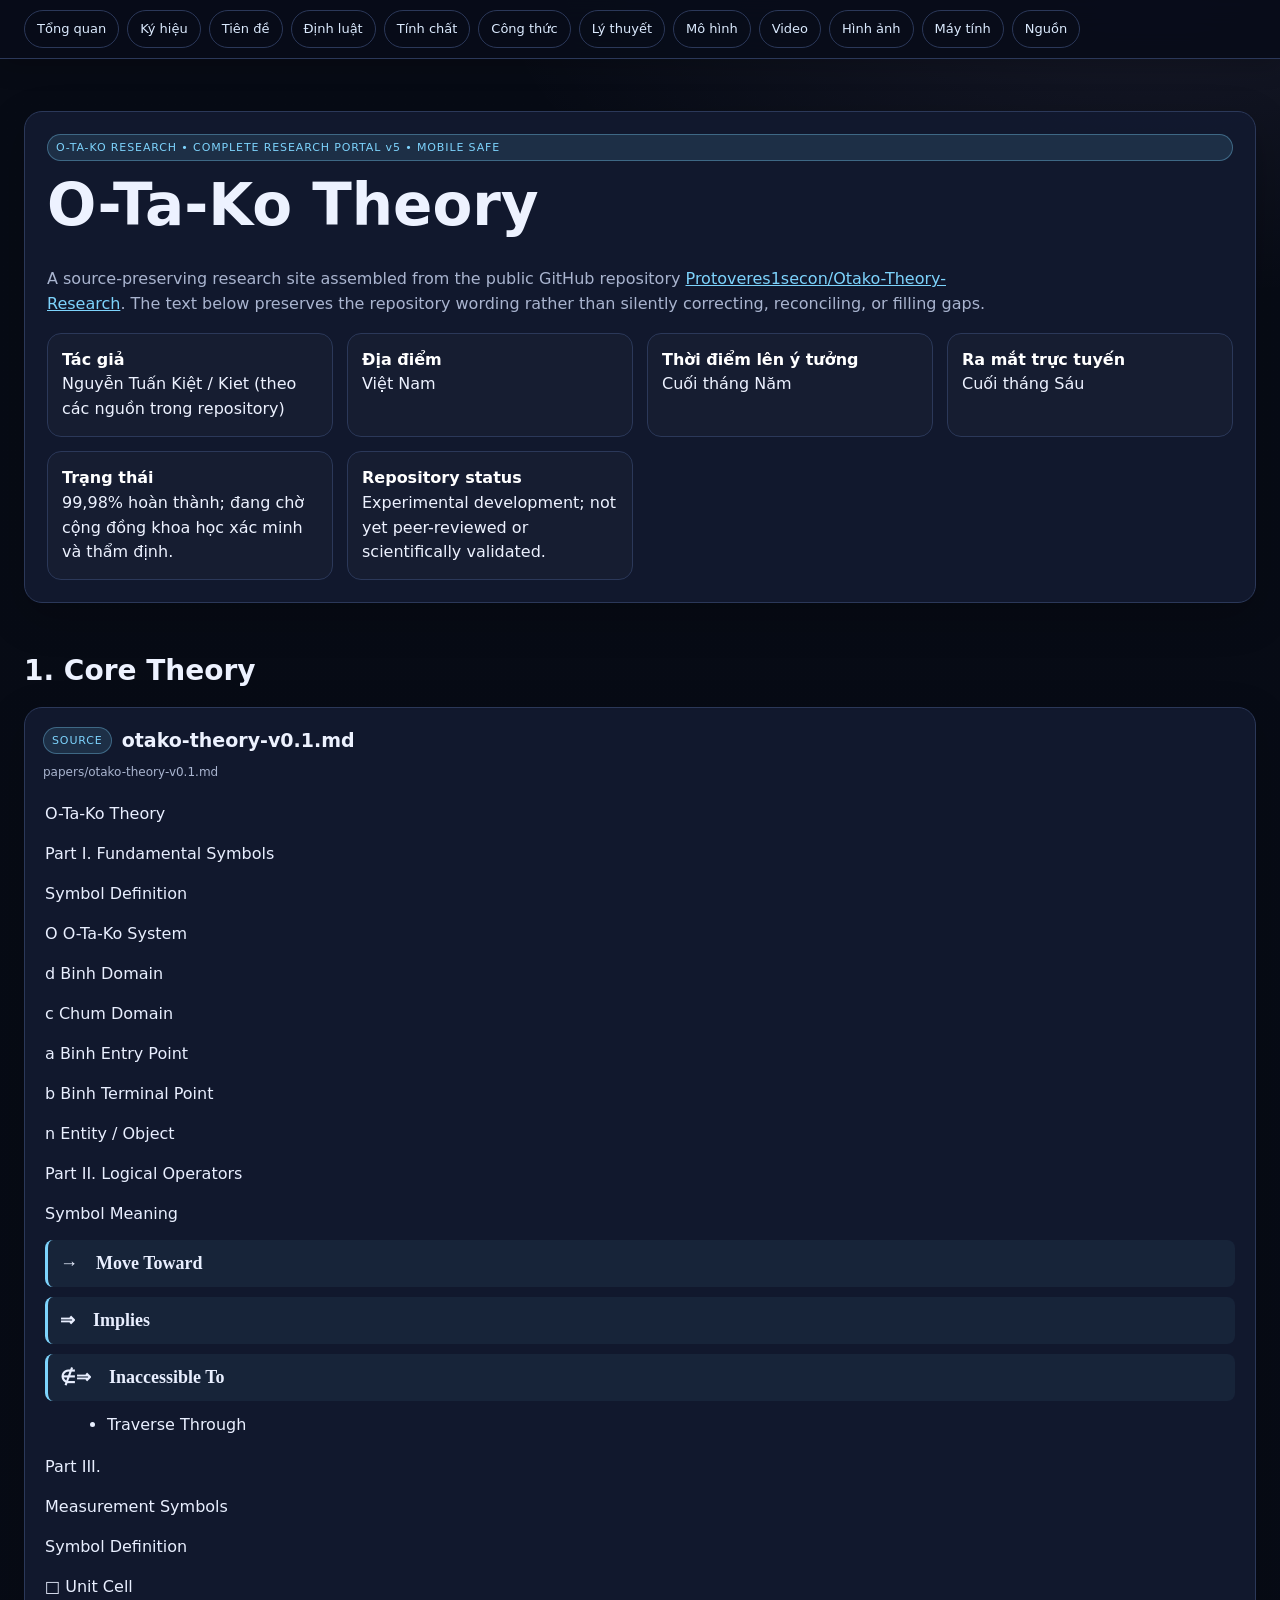
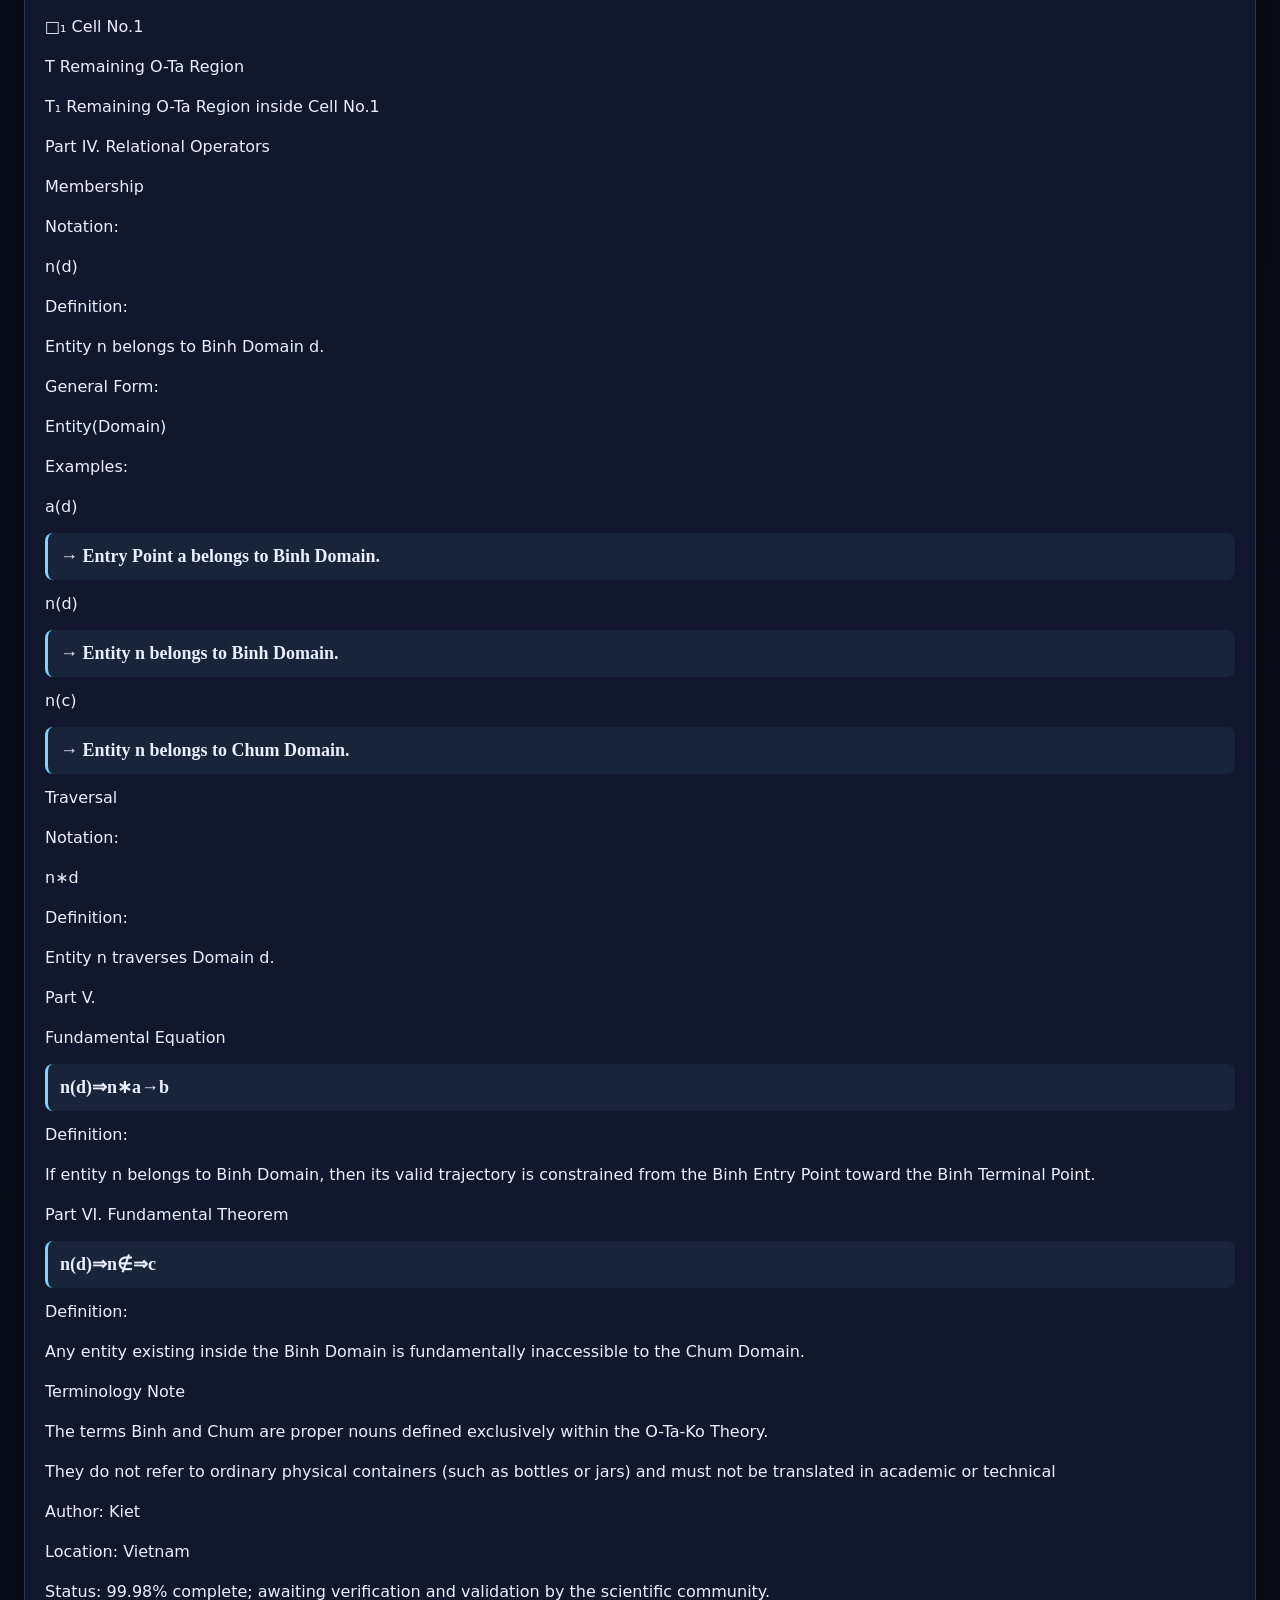
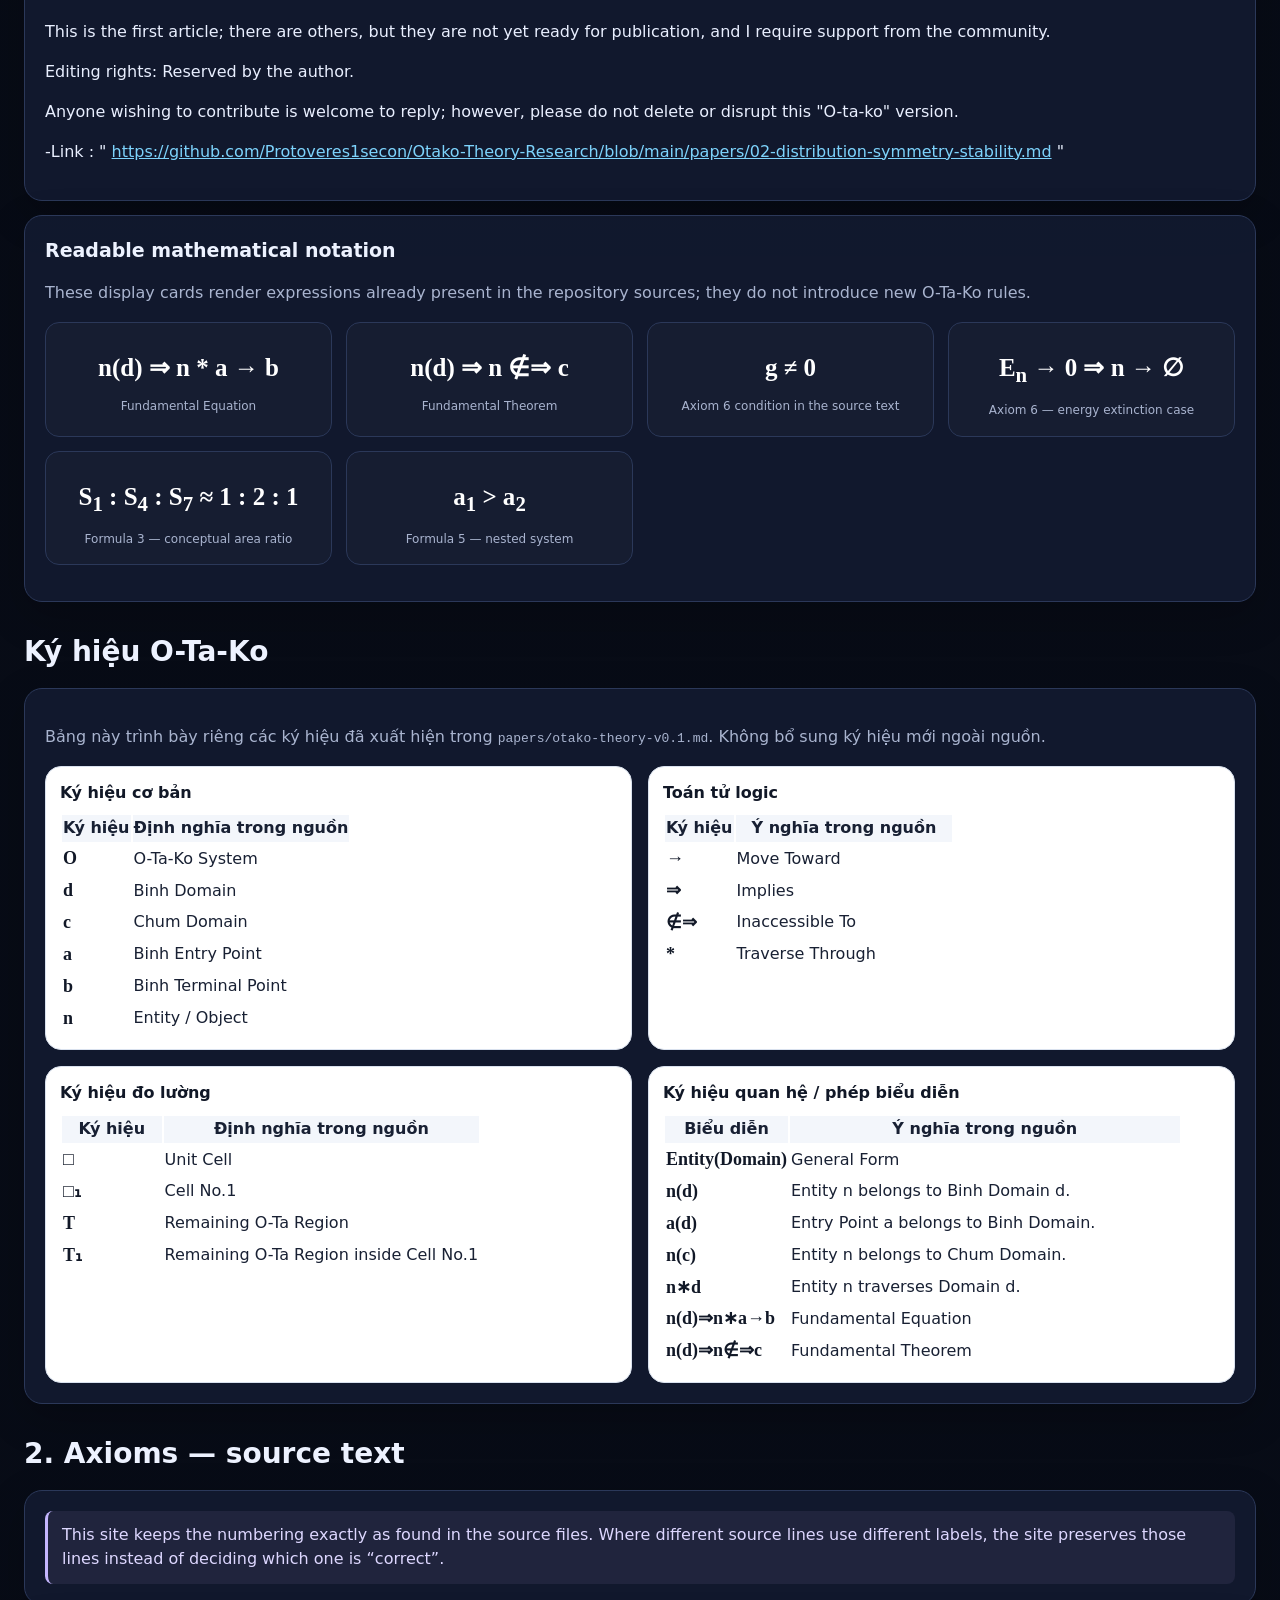
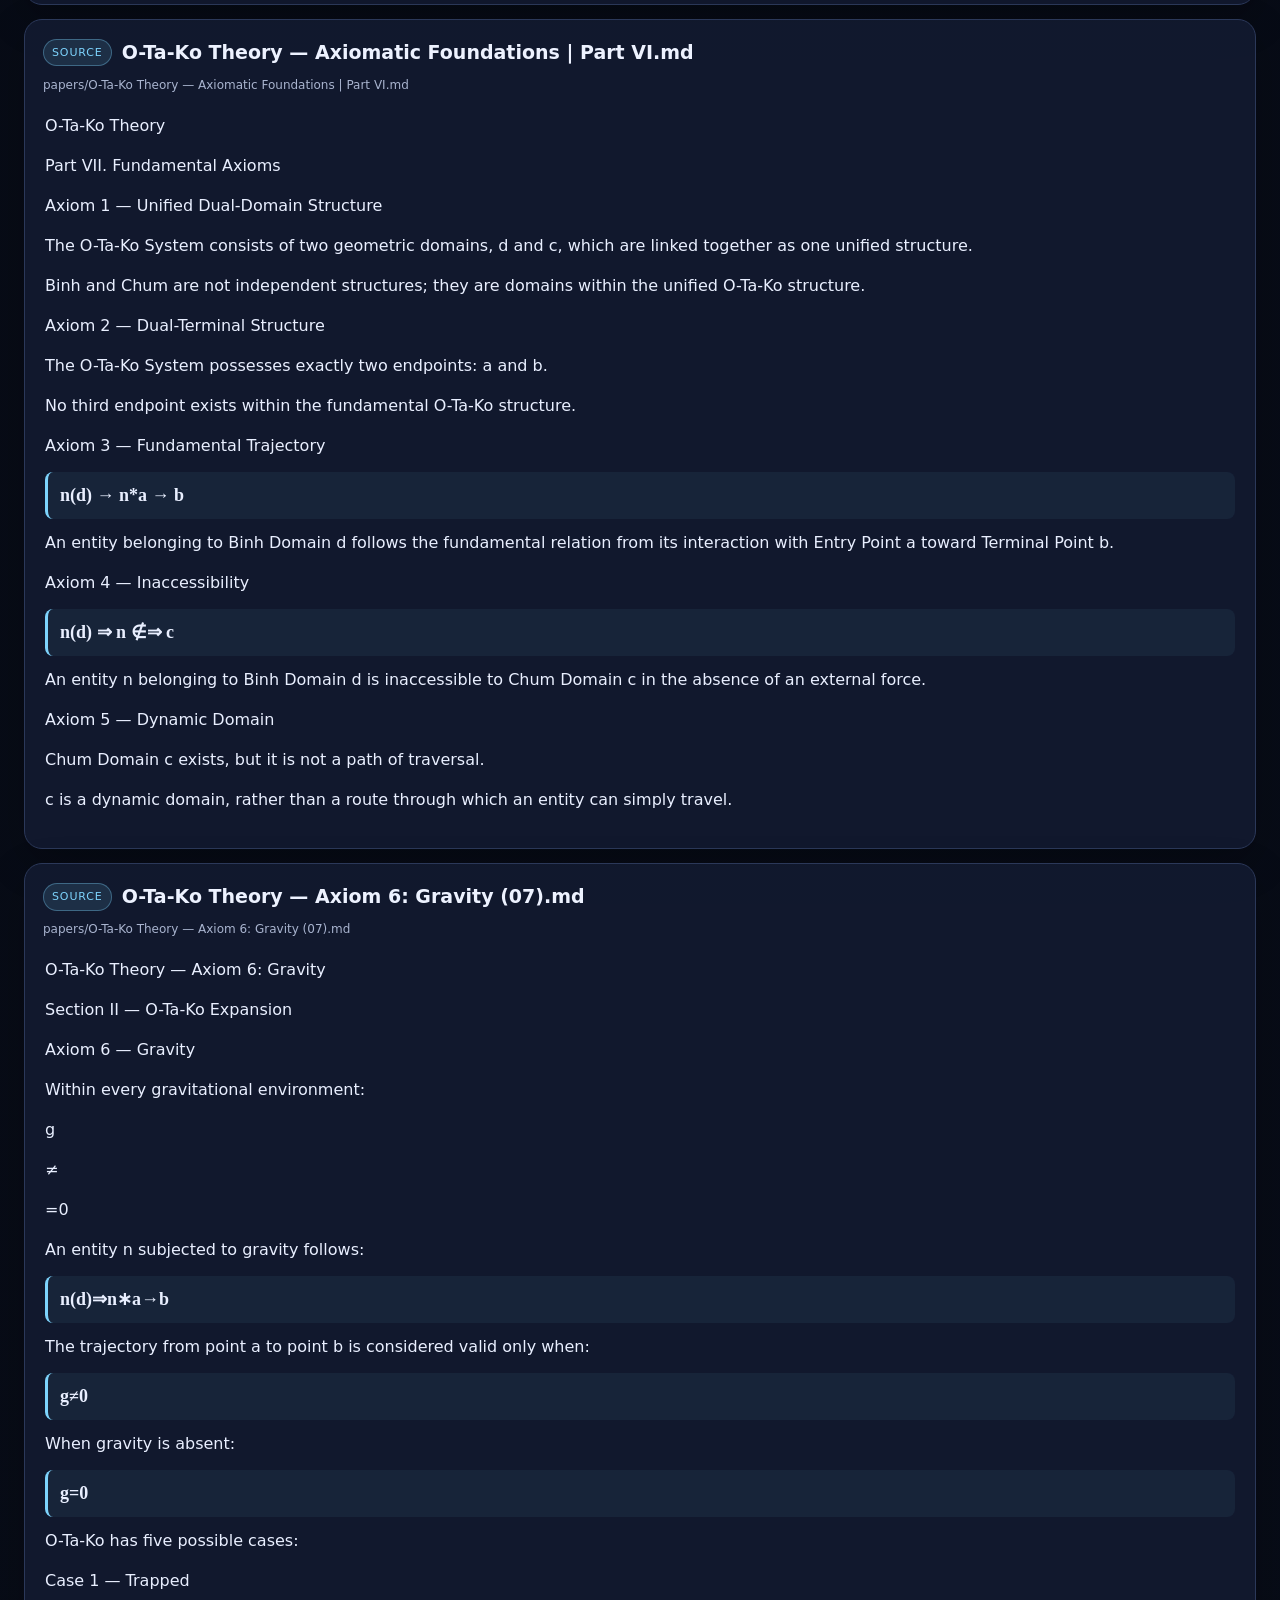
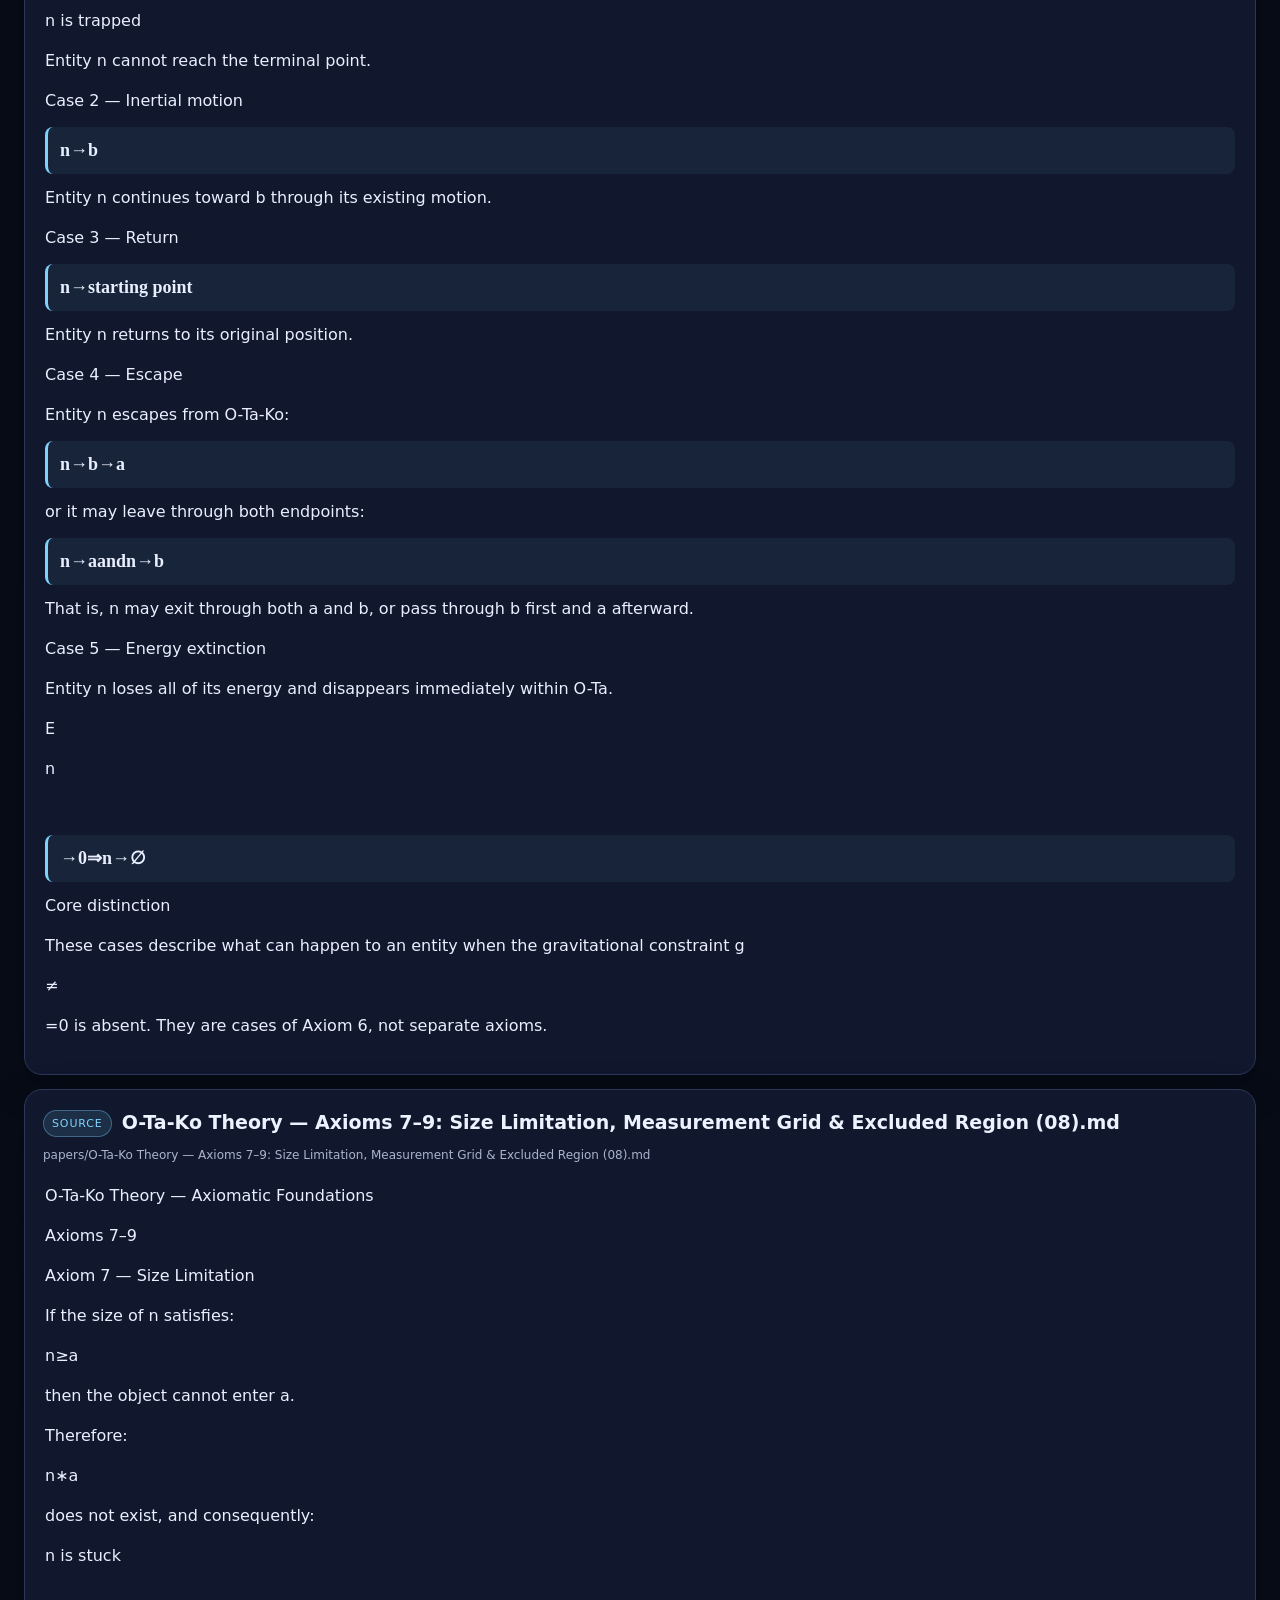
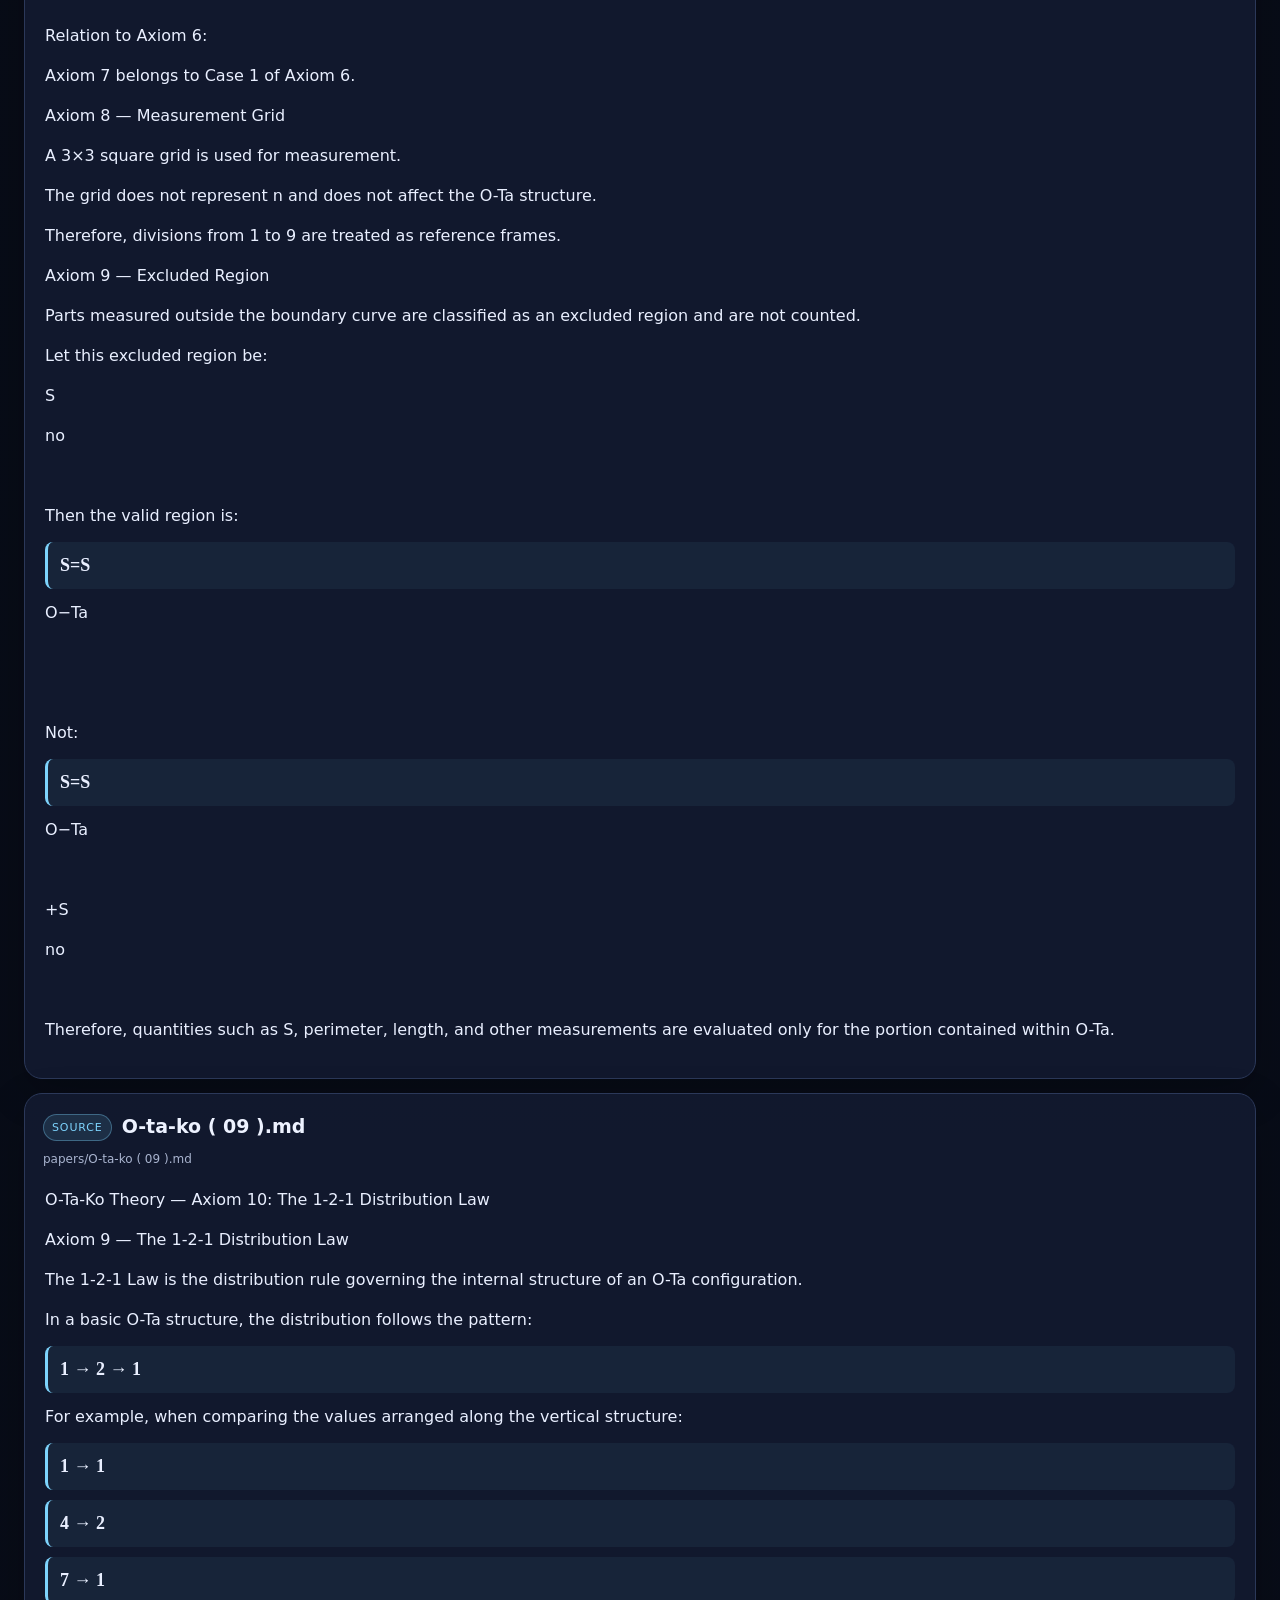
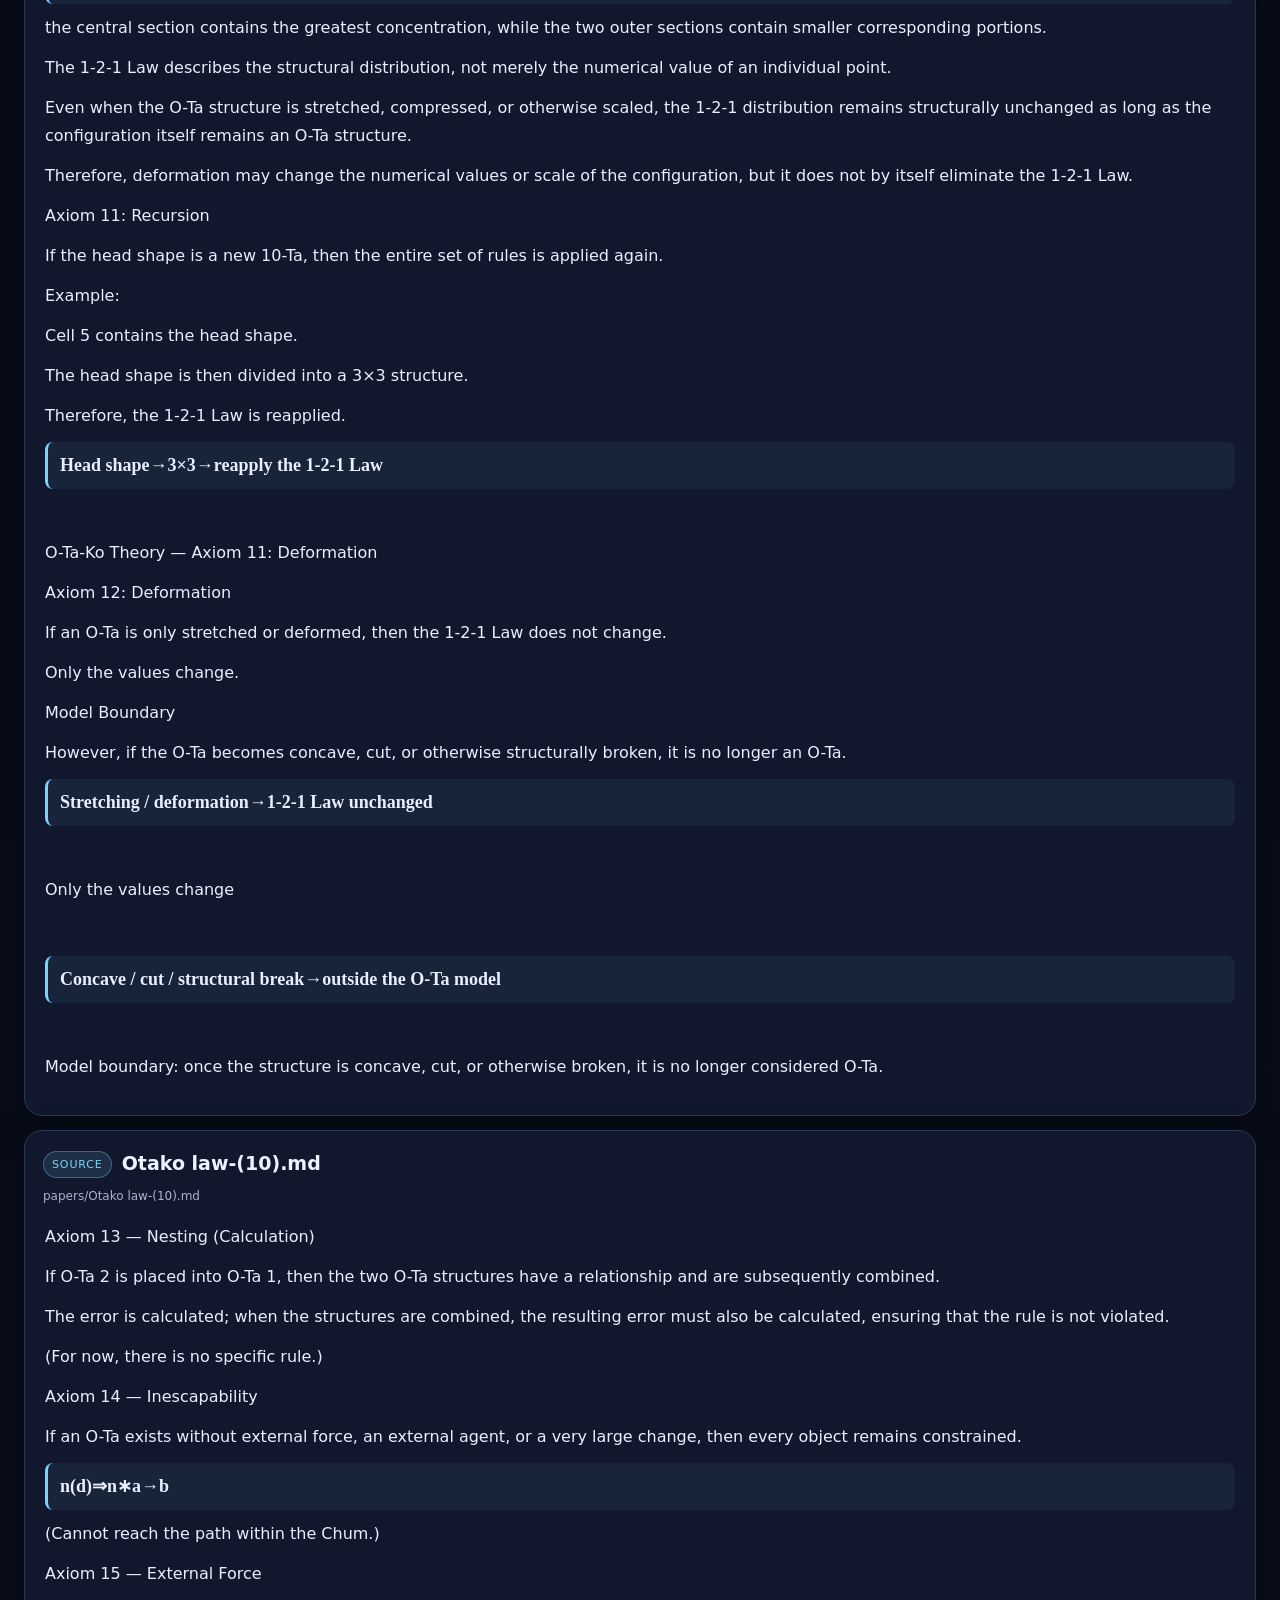
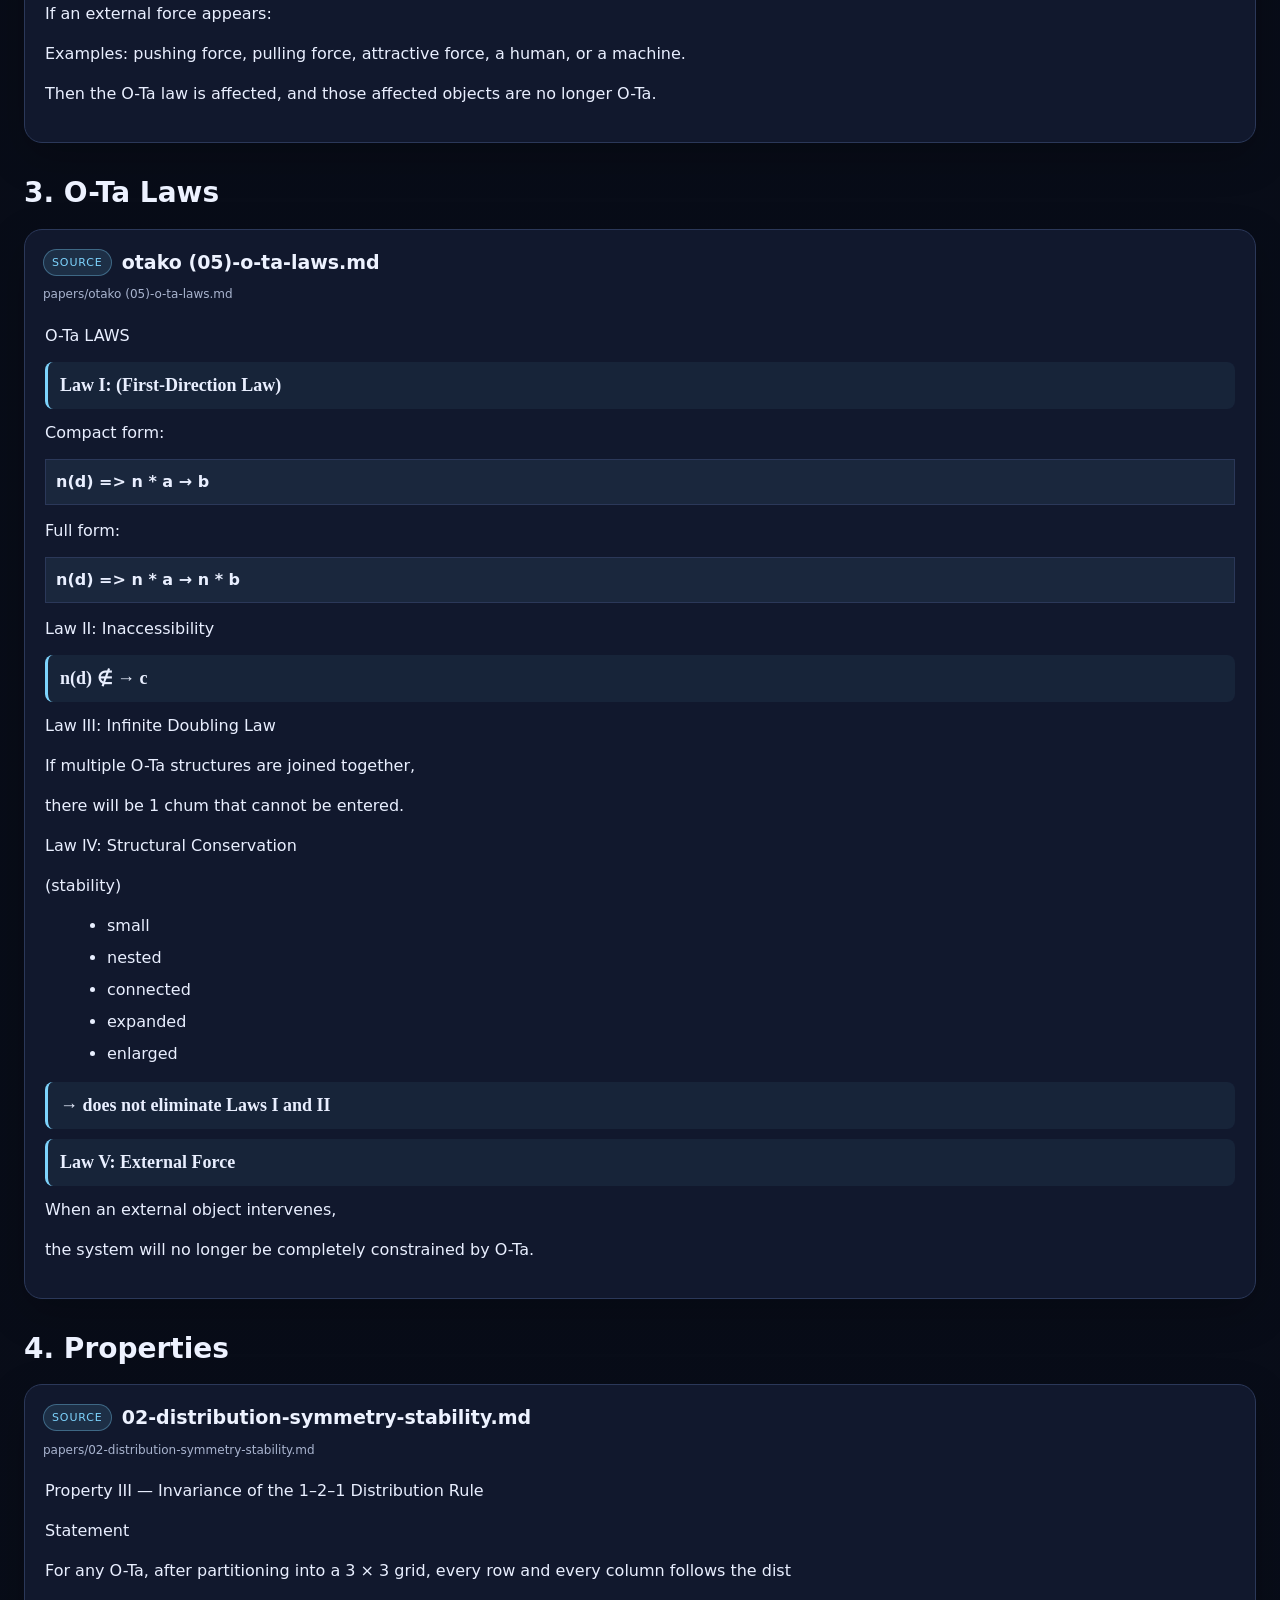
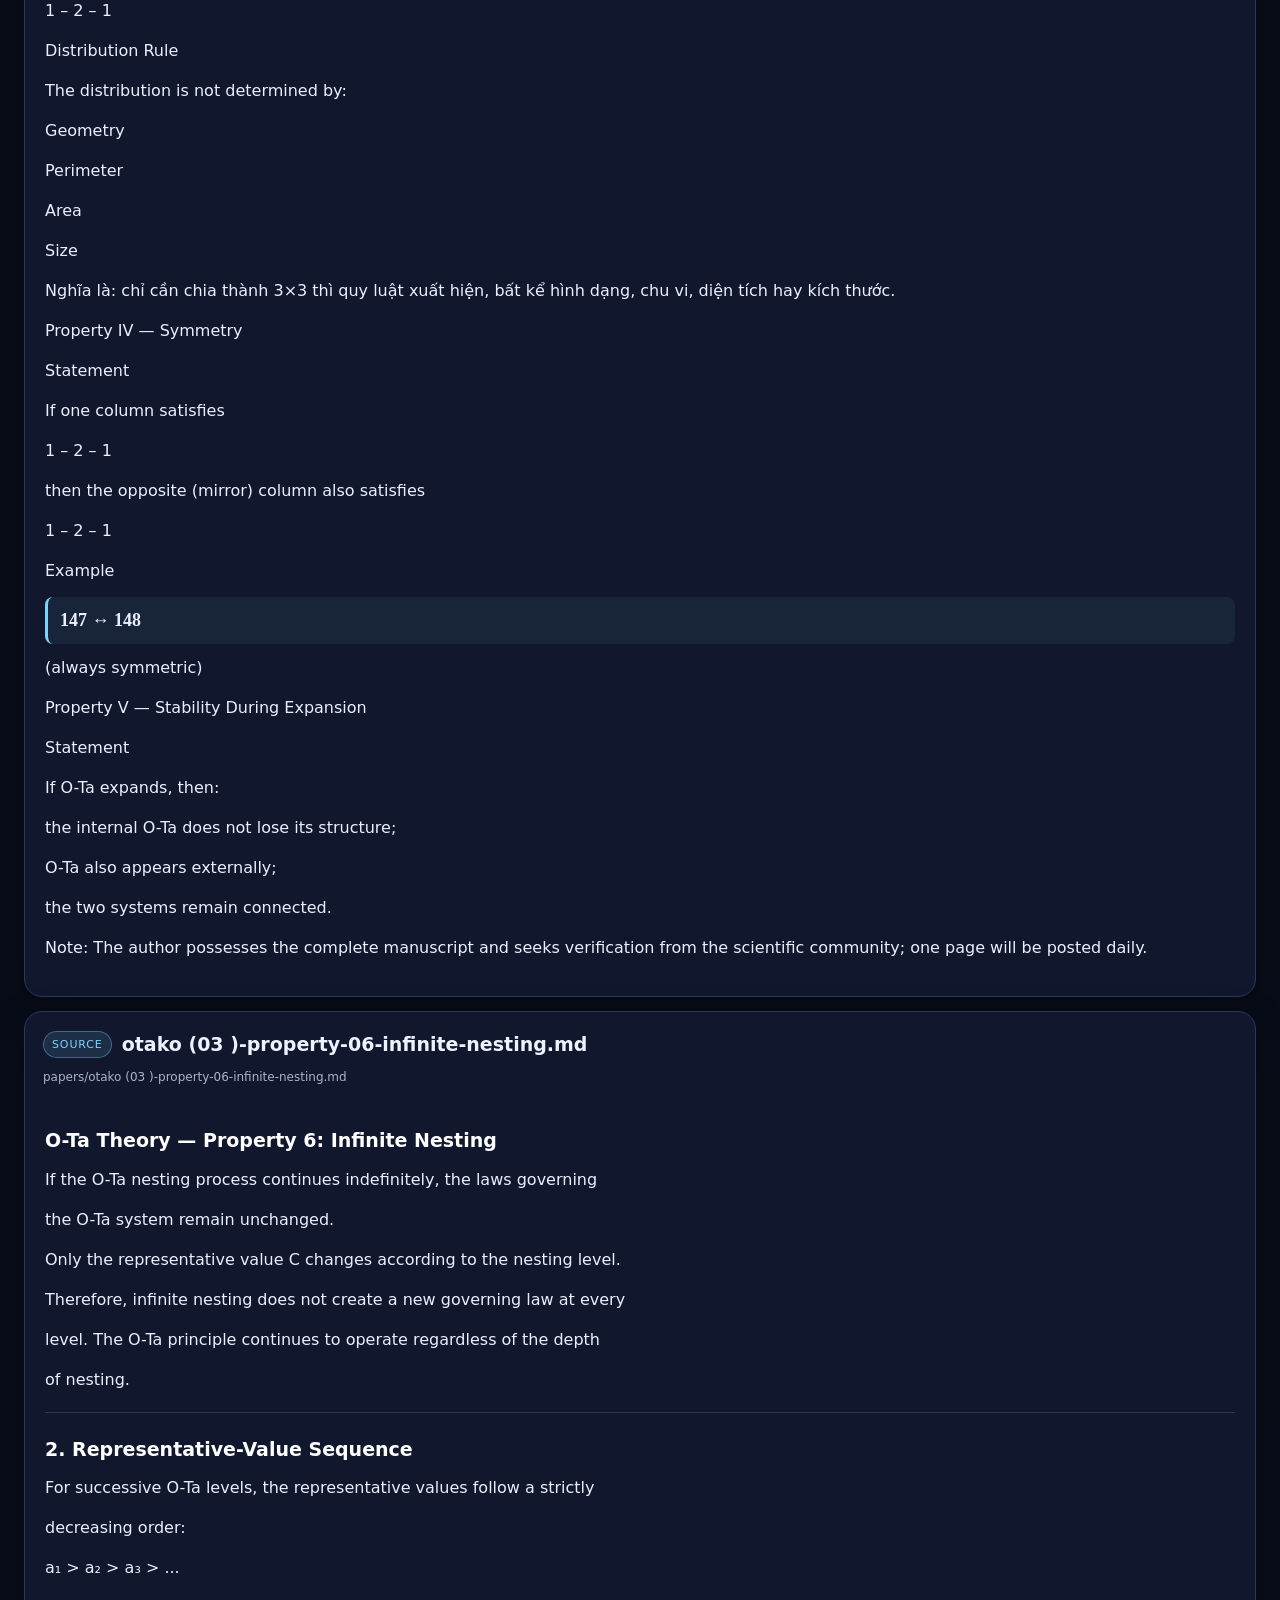
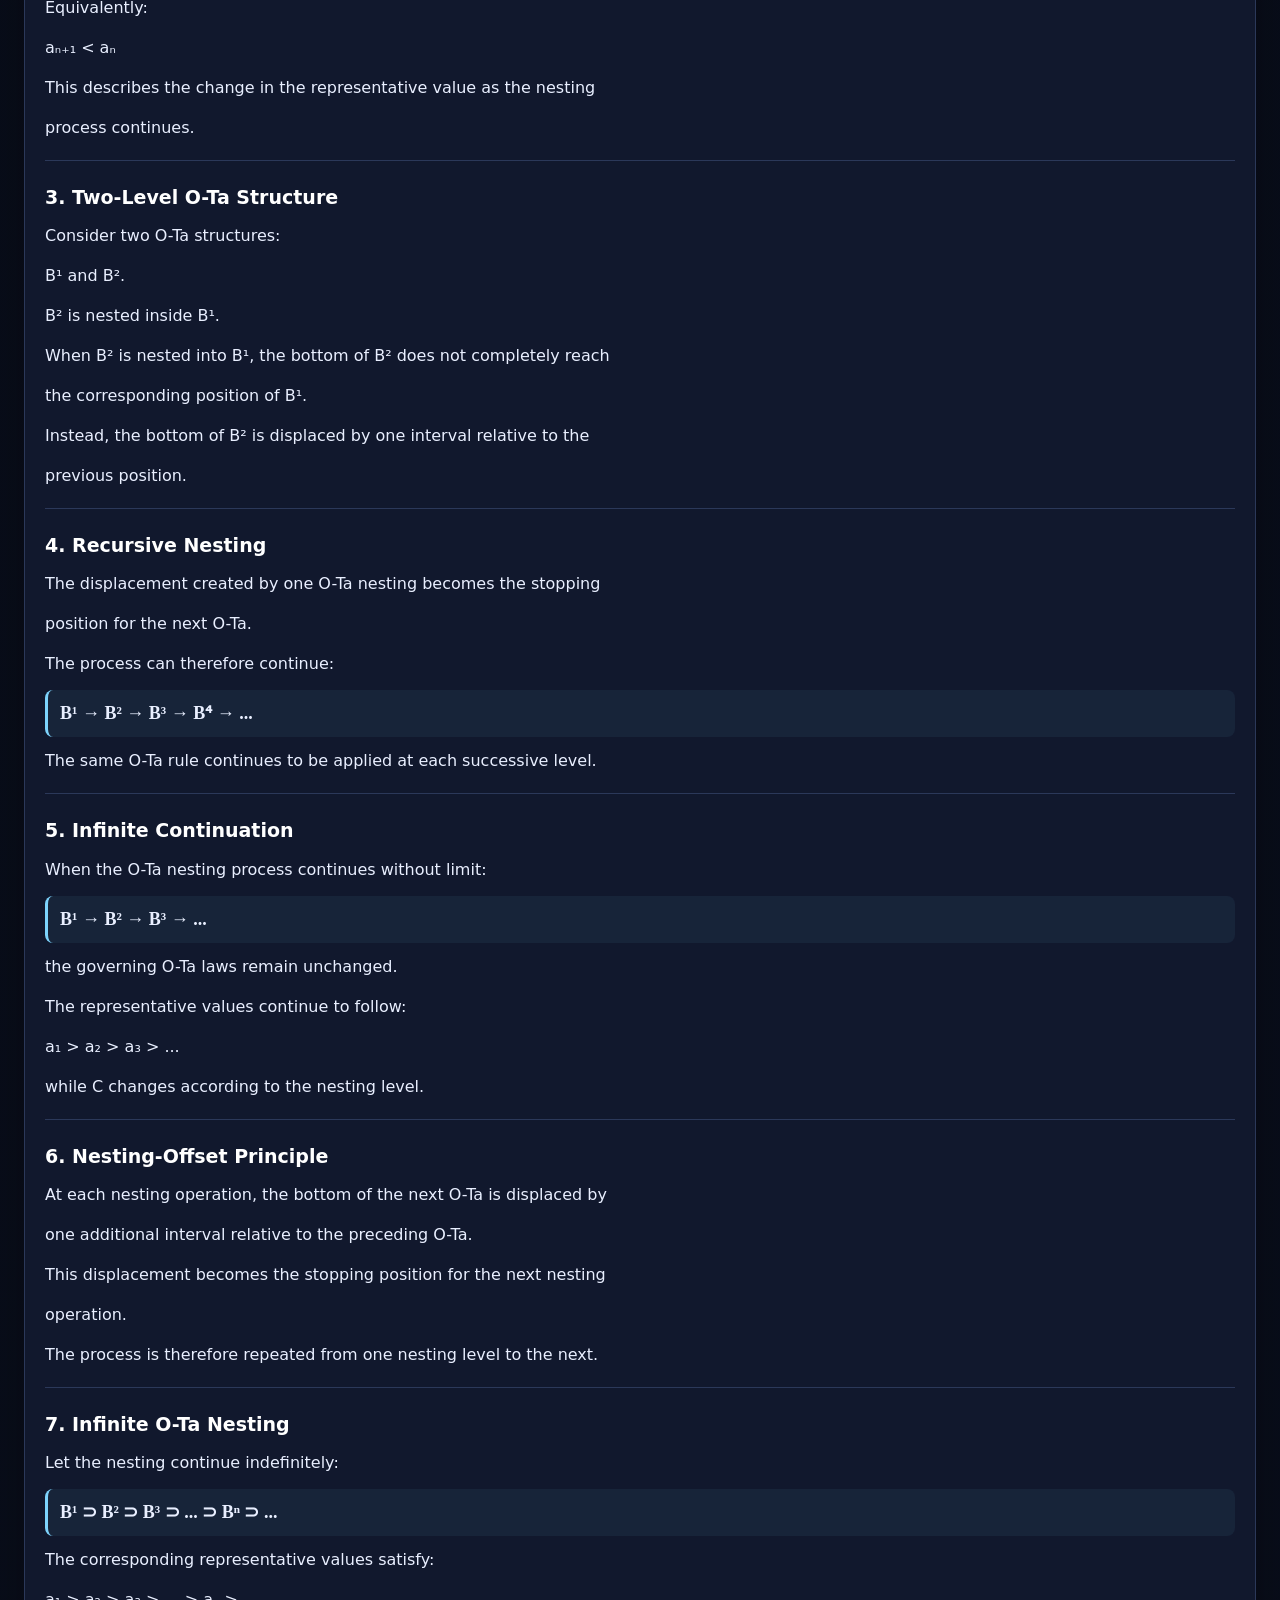
<file: O-Ta-Ko_Research_Complete_Web_v5_MOBILE_SAFE.html>
<!doctype html>
<html lang="vi">
<head>
<meta charset="utf-8">
<meta name="viewport" content="width=device-width,initial-scale=1">
<title>O-Ta-Ko Research — Complete Research Portal v5 Mobile Safe</title>
<style>
:root{--bg:#0b1020;--panel:#121a2f;--panel2:#17213b;--text:#edf2ff;--muted:#a9b4cf;--line:#2b3859;--accent:#7dd3fc;--accent2:#c4b5fd;--good:#86efac;}
*{box-sizing:border-box} html{scroll-behavior:smooth} body{margin:0;font-family:Inter,ui-sans-serif,system-ui,-apple-system,Segoe UI,Roboto,Arial,sans-serif;background:linear-gradient(180deg,#080d19 0,#0b1020 100%);color:var(--text);line-height:1.55}
a{color:var(--accent)} .wrap{max-width:1400px;margin:auto;padding:24px} header{padding:28px 0 18px} h1{font-size:clamp(32px,5vw,58px);margin:0 0 8px} h2{font-size:28px;margin:28px 0 14px} h3{margin:0;font-size:19px} .lead{color:var(--muted);max-width:950px}
.hero,.panel,.doc-card,.video-card,.image-card{background:rgba(18,26,47,.92);border:1px solid var(--line);border-radius:18px;box-shadow:0 14px 40px rgba(0,0,0,.22)}
.hero{padding:22px} .meta-grid,.grid{display:grid;grid-template-columns:repeat(auto-fit,minmax(240px,1fr));gap:14px} .meta{padding:14px;border:1px solid var(--line);border-radius:14px;background:rgba(255,255,255,.025)} .meta strong{display:block;color:#fff} .muted{color:var(--muted)}
.nav{position:sticky;top:0;z-index:10;background:rgba(8,13,25,.92);backdrop-filter:blur(12px);border-bottom:1px solid var(--line)} .navin{max-width:1400px;margin:auto;padding:10px 24px;display:flex;gap:8px;overflow:auto} .nav a{white-space:nowrap;text-decoration:none;padding:8px 12px;border:1px solid var(--line);border-radius:999px;color:#dbeafe;font-size:13px}
.section{margin-top:28px} .panel{padding:20px} .doc-card{padding:18px;margin:14px 0} .doc-head{display:flex;gap:10px;align-items:center;flex-wrap:wrap} .badge{font-size:11px;letter-spacing:.08em;padding:4px 8px;border-radius:999px;background:rgba(125,211,252,.12);border:1px solid rgba(125,211,252,.35);color:var(--accent)} .source-path{font-size:12px;color:var(--muted);margin:8px 0 14px;word-break:break-all}
pre{white-space:pre-wrap;word-break:break-word;margin:0;padding:16px;border-radius:12px;background:#0a0f1d;border:1px solid #202b46;color:#dce6ff;font:13px/1.65 ui-monospace,SFMono-Regular,Menlo,Consolas,monospace;max-height:600px;overflow:auto}
.video-card{padding:12px} .video-card h3{padding:4px 4px 10px} .video-card iframe{width:100%;aspect-ratio:16/9;border:0;border-radius:12px;background:#000} .video-src{font-size:12px;color:var(--muted);padding:8px 4px 0}
.image-card{padding:12px} .image-card img{width:100%;height:280px;object-fit:contain;background:#070b15;border-radius:12px} .image-card strong{display:block;padding:10px 4px 2px}
.two{display:grid;grid-template-columns:1fr 1fr;gap:18px} @media(max-width:850px){.two{grid-template-columns:1fr}}
.kbd{font-family:ui-monospace,monospace;background:#0a0f1d;border:1px solid var(--line);padding:2px 6px;border-radius:6px} .note{border-left:3px solid var(--accent2);padding:12px 14px;background:rgba(196,181,253,.08);border-radius:8px;color:#ddd7ff}
footer{margin:40px 0 10px;padding:18px 0;border-top:1px solid var(--line);color:var(--muted);font-size:13px}
button{font:inherit;cursor:pointer;border:1px solid var(--line);color:#fff;background:#18233f;padding:9px 12px;border-radius:10px;touch-action:manipulation;-webkit-tap-highlight-color:transparent} button:hover{border-color:var(--accent)} a, input, select, textarea{touch-action:manipulation}

/* O-Ta-Ko Research Web v2 — readability + lazy media + virtualized calculator */
body{background:radial-gradient(1200px 600px at 10% -10%,rgba(125,211,252,.09),transparent 60%),radial-gradient(1100px 500px at 90% 0%,rgba(196,181,253,.08),transparent 60%),linear-gradient(180deg,#070b15 0,#0b1020 100%)}
.nav{box-shadow:0 8px 24px rgba(0,0,0,.18)}
.section{scroll-margin-top:78px}.section-head{display:flex;justify-content:space-between;gap:18px;align-items:flex-start;margin-bottom:12px}.section-kicker{color:var(--muted);margin:4px 0 0;max-width:980px}.status-chip{font-size:12px;padding:7px 10px;border-radius:999px;background:rgba(134,239,172,.1);border:1px solid rgba(134,239,172,.28);color:var(--good);white-space:nowrap}
.doc-body{white-space:normal;word-break:break-word;margin:0;padding:4px 2px;color:#e9efff;font:16px/1.75 Inter,ui-sans-serif,system-ui,-apple-system,Segoe UI,Roboto,Arial,sans-serif}.doc-body p{margin:0 0 12px}.doc-body h4,.doc-body h5,.doc-body h6{margin:20px 0 8px;color:#fff}.doc-body h4{font-size:19px}.doc-body h5{font-size:17px}.doc-body h6{font-size:15px}.doc-body .mathline{font:600 18px/1.5 Georgia,serif;padding:10px 12px;margin:10px 0;border-left:3px solid var(--accent);background:rgba(125,211,252,.06);border-radius:8px;white-space:pre-wrap}.doc-body ul{margin:6px 0 14px 22px}.doc-body li{margin:4px 0}.doc-body .source-rule{height:1px;background:var(--line);margin:18px 0}.doc-body .doc-table{border-collapse:collapse;width:100%;margin:12px 0}.doc-body .doc-table th,.doc-body .doc-table td{border:1px solid var(--line);padding:8px 10px;text-align:left}.doc-body .doc-table th{background:rgba(125,211,252,.08)}.doc-body code{font-family:ui-monospace,SFMono-Regular,Menlo,Consolas,monospace;background:rgba(255,255,255,.06);padding:2px 5px;border-radius:5px}
.doc-card{overflow:hidden}.doc-card details{margin-top:14px}.source-index pre{font:13px/1.65 ui-monospace,SFMono-Regular,Menlo,Consolas,monospace;background:#0a0f1d;border:1px solid #202b46;border-radius:12px;max-height:520px;overflow:auto;padding:16px;white-space:pre-wrap}
.source-index .doc-card{background:rgba(9,14,27,.9)}
.formula-gallery{display:grid;grid-template-columns:repeat(auto-fit,minmax(260px,1fr));gap:14px;margin:16px 0}.formula-card{padding:16px;border:1px solid var(--line);border-radius:14px;background:rgba(255,255,255,.025)}.formula-card .eq{font:700 25px/1.35 Georgia,serif;color:#fff;text-align:center;padding:12px 4px}.formula-card .caption{font-size:12px;color:var(--muted);text-align:center}
.video-grid{grid-template-columns:repeat(auto-fit,minmax(270px,1fr))}.lazy-video{position:relative;overflow:hidden}.video-thumb{height:170px;border-radius:12px;background:linear-gradient(135deg,#18233f,#0b1020);display:flex;align-items:center;justify-content:center;position:relative;cursor:pointer;border:1px solid #243150}.video-thumb:focus,.video-thumb:hover{border-color:var(--accent);outline:none}.video-thumb .play{font-size:42px;filter:drop-shadow(0 4px 12px rgba(0,0,0,.5))}.video-thumb .vnum{position:absolute;left:10px;top:10px;font-size:11px;padding:4px 7px;border-radius:999px;background:rgba(0,0,0,.38);border:1px solid rgba(255,255,255,.16)}.lazy-video.loaded .video-thumb{display:none}.lazy-video iframe{width:100%;aspect-ratio:16/9;border:0;border-radius:12px;background:#000}
.calc-shell{background:#f6f8fb;color:#14171d;border:1px solid #cfd5df;border-radius:18px;padding:18px;box-shadow:0 12px 34px rgba(0,0,0,.18)}.calc-toolbar{display:flex;justify-content:space-between;gap:16px;align-items:center;flex-wrap:wrap}.formula-main{display:flex;align-items:center;gap:10px;font:700 25px/1.1 Georgia,serif}.frac{display:inline-flex;flex-direction:column;align-items:center;line-height:1}.frac .top{padding:0 10px 5px;border-bottom:2px solid #111}.frac .bottom{padding:5px 10px 0}.calc-tabs{display:flex;gap:8px}.calc-tab{background:#18233f;color:#fff;border-color:#18233f}.calc-tab.active{background:#111827}.calc-info{margin-top:16px}.mapping-grid{display:grid;grid-template-columns:repeat(auto-fit,minmax(220px,1fr));gap:10px}.map-card{background:#fff;border:1px solid #dde2ea;border-radius:12px;padding:12px}.map-card b{display:block;margin-bottom:6px}.mapping-table{border-collapse:collapse;width:100%;margin-top:12px;background:#fff;border:1px solid #dde2ea}.mapping-table th,.mapping-table td{padding:8px 10px;border-bottom:1px solid #edf0f5;text-align:center;font-size:13px}.mapping-table th{background:#f1f4f8}.mapping-table .remove{color:#8a5a00;font-weight:700}.calc-rule-grid{display:grid;grid-template-columns:repeat(auto-fit,minmax(230px,1fr));gap:10px;margin:16px 0}.calc-rule-grid>div{background:#fff;border:1px solid #dde2ea;border-radius:12px;padding:12px;display:flex;gap:10px}.calc-rule-grid b{min-width:24px;height:24px;border-radius:8px;background:#111827;color:#fff;display:inline-flex;align-items:center;justify-content:center}.calc-actions{display:flex;justify-content:space-between;gap:14px;align-items:flex-end;flex-wrap:wrap}.rowline{display:flex;gap:8px;align-items:flex-end;flex-wrap:wrap}.rowline label{font-size:12px;color:#566070}.rowline input{background:#fff;color:#14171d;border:1px solid #c7ceda}.rowline button{background:#111827;color:#fff}.rowline .ghost{background:#fff;color:#111827}.audit-progress{margin:14px 0;background:#fff;border:1px solid #dde2ea;border-radius:12px;padding:12px}.progress-top{display:flex;justify-content:space-between;gap:12px;font-size:13px}.progress-track{height:10px;background:#e7ebf1;border-radius:999px;overflow:hidden;margin-top:8px}.progress-track>div{height:100%;width:0;background:#111827;transition:width .08s linear}.calc-summary{margin-top:16px;display:grid;gap:10px}.summary-grid{display:grid;grid-template-columns:repeat(auto-fit,minmax(180px,1fr));gap:10px}.summary-card{background:#fff;border:1px solid #dde2ea;border-radius:12px;padding:12px}.summary-card strong{display:block;font-size:18px}.calc-detail{margin-top:14px}.case-head{background:#fff;border:1px solid #dde2ea;border-radius:12px;padding:12px}.branch-grid{display:grid;grid-template-columns:repeat(3,1fr);gap:10px;margin-top:10px}.branch-card{background:#fff;border:1px solid #dde2ea;border-radius:12px;padding:12px}.branch-card h4{margin:0 0 8px}.trace{font:13px/1.65 ui-monospace,SFMono-Regular,Menlo,Consolas,monospace;white-space:pre-wrap;word-break:break-word;color:#202633}.state-pill{display:inline-block;padding:4px 8px;border-radius:999px;background:#e8f5e9;color:#256029;font-weight:700}.case-table-wrap{margin-top:16px;background:#fff;border:1px solid #dde2ea;border-radius:12px;overflow:hidden}.table-head{display:flex;justify-content:space-between;gap:8px;padding:12px 14px;border-bottom:1px solid #e7ebf1}.case-scroll{max-height:520px;overflow:auto}.case-table{border-collapse:collapse;width:100%}.case-table th,.case-table td{padding:8px 10px;border-bottom:1px solid #edf0f5;font-size:12px;text-align:left;white-space:nowrap}.case-table th{position:sticky;top:0;background:#f1f4f8;z-index:1}.case-table .active-row{background:#eef3f8}.case-table button{background:#fff;color:#111827;padding:5px 8px;font-size:12px}.calc-footnote{margin-top:12px;color:#5c6574;font-size:12px}.loading-note{padding:12px;border-radius:12px;background:#fff;border:1px dashed #c7ceda;color:#5c6574}
@media(max-width:800px){.branch-grid{grid-template-columns:1fr}.calc-actions{align-items:stretch}.rowline{width:100%}.rowline label{flex:1;min-width:180px}.rowline button{min-height:42px}.formula-main{font-size:21px}.doc-body{font-size:14px}}
.symbol-grid{display:grid;grid-template-columns:repeat(2,minmax(0,1fr));gap:16px}.symbol-card{border:1px solid #d9e1ee;background:#fff;color:#182033;border-radius:16px;padding:14px}.symbol-card .symbol-head{font-weight:800;margin-bottom:8px;color:#111827}.symbol-table{color:#182033}.symbol-table th,.symbol-table td{color:#182033;border-color:#d9e1ee}.symbol-table th{background:#f3f6fb;font-weight:700}.symbol-table td{background:#fff}.symbol-table td:first-child,.symbol-table th:first-child{width:24%;white-space:nowrap}.symbol-table td:first-child{font-family:Georgia,serif;font-size:18px;font-weight:600;color:#111827}@media(max-width:800px){.symbol-grid{grid-template-columns:1fr}}

</style>
</head>
<body>
<div class="nav"><div class="navin">
<a href="#overview">Tổng quan</a><a href="#symbols">Ký hiệu</a><a href="#axioms">Tiên đề</a><a href="#laws">Định luật</a><a href="#properties">Tính chất</a><a href="#formulas">Công thức</a><a href="#theory">Lý thuyết</a><a href="#model">Mô hình</a><a href="#videos">Video</a><a href="#images">Hình ảnh</a><a href="#calculator">Máy tính</a><a href="#sources">Nguồn</a>
</div></div>
<div class="wrap">
<header id="overview">
  <div class="hero">
    <div class="badge">O-TA-KO RESEARCH • COMPLETE RESEARCH PORTAL v5 • MOBILE SAFE</div>
    <h1>O-Ta-Ko Theory</h1>
    <p class="lead">A source-preserving research site assembled from the public GitHub repository <a href="https://github.com/Protoveres1secon/Otako-Theory-Research" target="_blank">Protoveres1secon/Otako-Theory-Research</a>. The text below preserves the repository wording rather than silently correcting, reconciling, or filling gaps.</p>
    <div class="meta-grid" style="margin-top:16px">
      <div class="meta"><strong>Tác giả</strong>Nguyễn Tuấn Kiệt / Kiet (theo các nguồn trong repository)</div>
      <div class="meta"><strong>Địa điểm</strong>Việt Nam</div>
      <div class="meta"><strong>Thời điểm lên ý tưởng</strong>Cuối tháng Năm</div>
      <div class="meta"><strong>Ra mắt trực tuyến</strong>Cuối tháng Sáu</div>
      <div class="meta"><strong>Trạng thái</strong>99,98% hoàn thành; đang chờ cộng đồng khoa học xác minh và thẩm định.</div>
      <div class="meta"><strong>Repository status</strong>Experimental development; not yet peer-reviewed or scientifically validated.</div>
    </div>
  </div>
</header>

<section class="section" id="theory"><h2>1. Core Theory</h2>
  <article class="doc-card" id="doc-papers-otako-theory-v0-1-md">
      <div class="doc-head"><span class="badge">SOURCE</span><h3>otako-theory-v0.1.md</h3></div>
      <div class="source-path">papers/otako-theory-v0.1.md</div>
      <div class="doc-body">O-Ta-Ko Theory

Part I. Fundamental Symbols

Symbol	Definition

O	O-Ta-Ko System

d	Binh Domain

c	Chum Domain

a	Binh Entry Point

b	Binh Terminal Point

n	Entity / Object

Part II. Logical Operators

Symbol	Meaning

→	Move Toward

⇒	Implies

∉⇒	Inaccessible To

*	Traverse Through

Part III.
 
 Measurement Symbols

Symbol	Definition

□	Unit Cell

□₁	Cell No.1

T	Remaining O-Ta Region

T₁	Remaining O-Ta Region inside Cell No.1

Part IV. Relational Operators

Membership

Notation:

n(d)

Definition:

Entity n belongs to Binh Domain d.

General Form:

Entity(Domain)

Examples:

a(d)

→ Entry Point a belongs to Binh Domain.

n(d)

→ Entity n belongs to Binh Domain.

n(c)

→ Entity n belongs to Chum Domain.

Traversal

Notation:

n∗d

Definition:

Entity n traverses Domain d.

Part V.

Fundamental Equation

n(d)⇒n∗a→b

Definition:

If entity n belongs to Binh Domain, then its valid trajectory is constrained from the Binh Entry Point toward the Binh Terminal Point.

Part VI. Fundamental Theorem

n(d)⇒n∉⇒c

Definition:

Any entity existing inside the Binh Domain is fundamentally inaccessible to the Chum Domain.

Terminology Note

The terms Binh and Chum are proper nouns defined exclusively within the O-Ta-Ko Theory.

They do not refer to ordinary physical containers (such as bottles or jars) and must not be translated in academic or technical 

Author: Kiet

Location: Vietnam

Status: 99.98% complete; awaiting verification and validation by the scientific community.

This is the first article; there are others, but they are not yet ready for publication, and I require support from the community.

Editing rights: Reserved by the author.

Anyone wishing to contribute is welcome to reply; however, please do not delete or disrupt this "O-ta-ko" version.

-Link : "  https://github.com/Protoveres1secon/Otako-Theory-Research/blob/main/papers/02-distribution-symmetry-stability.md            "
</div>
    </article>

<div class="panel">
  <h3 style="margin-top:0">Readable mathematical notation</h3>
  <p class="muted">These display cards render expressions already present in the repository sources; they do not introduce new O-Ta-Ko rules.</p>
  <div class="formula-gallery">
    <div class="formula-card"><div class="eq">n(d) ⇒ n * a → b</div><div class="caption">Fundamental Equation</div></div>
    <div class="formula-card"><div class="eq">n(d) ⇒ n ∉⇒ c</div><div class="caption">Fundamental Theorem</div></div>
    <div class="formula-card"><div class="eq">g ≠ 0</div><div class="caption">Axiom 6 condition in the source text</div></div>
    <div class="formula-card"><div class="eq">E<sub>n</sub> → 0 ⇒ n → ∅</div><div class="caption">Axiom 6 — energy extinction case</div></div>
    <div class="formula-card"><div class="eq">S<sub>1</sub> : S<sub>4</sub> : S<sub>7</sub> ≈ 1 : 2 : 1</div><div class="caption">Formula 3 — conceptual area ratio</div></div>
    <div class="formula-card"><div class="eq">a<sub>1</sub> &gt; a<sub>2</sub></div><div class="caption">Formula 5 — nested system</div></div>
  </div>
</div>
</section>


<section class="section" id="symbols"><h2>Ký hiệu O-Ta-Ko</h2>
  <div class="panel">
    <p class="muted">Bảng này trình bày riêng các ký hiệu đã xuất hiện trong <code>papers/otako-theory-v0.1.md</code>. Không bổ sung ký hiệu mới ngoài nguồn.</p>
    <div class="symbol-grid">
      <div class="symbol-card"><div class="symbol-head">Ký hiệu cơ bản</div><table class="doc-table symbol-table"><thead><tr><th>Ký hiệu</th><th>Định nghĩa trong nguồn</th></tr></thead><tbody>
        <tr><td>O</td><td>O-Ta-Ko System</td></tr>
        <tr><td>d</td><td>Binh Domain</td></tr>
        <tr><td>c</td><td>Chum Domain</td></tr>
        <tr><td>a</td><td>Binh Entry Point</td></tr>
        <tr><td>b</td><td>Binh Terminal Point</td></tr>
        <tr><td>n</td><td>Entity / Object</td></tr>
      </tbody></table></div>
      <div class="symbol-card"><div class="symbol-head">Toán tử logic</div><table class="doc-table symbol-table"><thead><tr><th>Ký hiệu</th><th>Ý nghĩa trong nguồn</th></tr></thead><tbody>
        <tr><td>→</td><td>Move Toward</td></tr>
        <tr><td>⇒</td><td>Implies</td></tr>
        <tr><td>∉⇒</td><td>Inaccessible To</td></tr>
        <tr><td>*</td><td>Traverse Through</td></tr>
      </tbody></table></div>
      <div class="symbol-card"><div class="symbol-head">Ký hiệu đo lường</div><table class="doc-table symbol-table"><thead><tr><th>Ký hiệu</th><th>Định nghĩa trong nguồn</th></tr></thead><tbody>
        <tr><td>□</td><td>Unit Cell</td></tr>
        <tr><td>□₁</td><td>Cell No.1</td></tr>
        <tr><td>T</td><td>Remaining O-Ta Region</td></tr>
        <tr><td>T₁</td><td>Remaining O-Ta Region inside Cell No.1</td></tr>
      </tbody></table></div>
      <div class="symbol-card"><div class="symbol-head">Ký hiệu quan hệ / phép biểu diễn</div><table class="doc-table symbol-table"><thead><tr><th>Biểu diễn</th><th>Ý nghĩa trong nguồn</th></tr></thead><tbody>
        <tr><td>Entity(Domain)</td><td>General Form</td></tr>
        <tr><td>n(d)</td><td>Entity n belongs to Binh Domain d.</td></tr>
        <tr><td>a(d)</td><td>Entry Point a belongs to Binh Domain.</td></tr>
        <tr><td>n(c)</td><td>Entity n belongs to Chum Domain.</td></tr>
        <tr><td>n∗d</td><td>Entity n traverses Domain d.</td></tr>
        <tr><td>n(d)⇒n∗a→b</td><td>Fundamental Equation</td></tr>
        <tr><td>n(d)⇒n∉⇒c</td><td>Fundamental Theorem</td></tr>
      </tbody></table></div>
    </div>
  </div>
</section>

<section class="section" id="axioms"><h2>2. Axioms — source text</h2>
  <div class="panel"><div class="note">This site keeps the numbering exactly as found in the source files. Where different source lines use different labels, the site preserves those lines instead of deciding which one is “correct”.</div></div>
  <article class="doc-card" id="doc-papers-O-Ta-Ko-Theory-—-Axiomatic-Foundations-|-Part-VI-md">
      <div class="doc-head"><span class="badge">SOURCE</span><h3>O-Ta-Ko Theory — Axiomatic Foundations | Part VI.md</h3></div>
      <div class="source-path">papers/O-Ta-Ko Theory — Axiomatic Foundations | Part VI.md</div>
      <div class="doc-body">O-Ta-Ko Theory
Part VII. Fundamental Axioms
Axiom 1 — Unified Dual-Domain Structure

The O-Ta-Ko System consists of two geometric domains, d and c, which are linked together as one unified structure.

Binh and Chum are not independent structures; they are domains within the unified O-Ta-Ko structure.

Axiom 2 — Dual-Terminal Structure

The O-Ta-Ko System possesses exactly two endpoints: a and b.

No third endpoint exists within the fundamental O-Ta-Ko structure.

Axiom 3 — Fundamental Trajectory

n(d) → n*a → b

An entity belonging to Binh Domain d follows the fundamental relation from its interaction with Entry Point a toward Terminal Point b.

Axiom 4 — Inaccessibility

n(d) ⇒ n ∉⇒ c

An entity n belonging to Binh Domain d is inaccessible to Chum Domain c in the absence of an external force.

Axiom 5 — Dynamic Domain

Chum Domain c exists, but it is not a path of traversal.

c is a dynamic domain, rather than a route through which an entity can simply travel.
</div>
    </article>
  <article class="doc-card" id="doc-papers-O-Ta-Ko-Theory-—-Axiom-6:-Gravity-(07)-md">
      <div class="doc-head"><span class="badge">SOURCE</span><h3>O-Ta-Ko Theory — Axiom 6: Gravity (07).md</h3></div>
      <div class="source-path">papers/O-Ta-Ko Theory — Axiom 6: Gravity (07).md</div>
      <div class="doc-body">O-Ta-Ko Theory — Axiom 6: Gravity

Section II — O-Ta-Ko Expansion

Axiom 6 — Gravity

Within every gravitational environment:

g

=0

An entity n subjected to gravity follows:

n(d)⇒n∗a→b

The trajectory from point a to point b is considered valid only when:

g0

When gravity is absent:

g=0

O-Ta-Ko has five possible cases:

Case 1 — Trapped

n is trapped

Entity n cannot reach the terminal point.

Case 2 — Inertial motion

n→b

Entity n continues toward b through its existing motion.

Case 3 — Return

n→starting point

Entity n returns to its original position.

Case 4 — Escape

Entity n escapes from O-Ta-Ko:

n→b→a

or it may leave through both endpoints:

n→aandn→b

That is, n may exit through both a and b, or pass through b first and a afterward.

Case 5 — Energy extinction

Entity n loses all of its energy and disappears immediately within O-Ta.

E
n
	​

→0⇒n→∅
Core distinction

These cases describe what can happen to an entity when the gravitational constraint g

=0 is absent. They are cases of Axiom 6, not separate axioms.
</div>
    </article>
  <article class="doc-card" id="doc-papers-O-Ta-Ko-Theory-—-Axioms-7–9:-Size-Limitation,-Measurement-Grid-&amp;-Excluded-Region-(08)-md">
      <div class="doc-head"><span class="badge">SOURCE</span><h3>O-Ta-Ko Theory — Axioms 7–9: Size Limitation, Measurement Grid &amp; Excluded Region (08).md</h3></div>
      <div class="source-path">papers/O-Ta-Ko Theory — Axioms 7–9: Size Limitation, Measurement Grid &amp; Excluded Region (08).md</div>
      <div class="doc-body">O-Ta-Ko Theory — Axiomatic Foundations
Axioms 7–9
Axiom 7 — Size Limitation

If the size of n satisfies:

n≥a

then the object cannot enter a.

Therefore:

n∗a

does not exist, and consequently:

n is stuck
	​


Relation to Axiom 6:
Axiom 7 belongs to Case 1 of Axiom 6.

Axiom 8 — Measurement Grid

A 3×3 square grid is used for measurement.

The grid does not represent n and does not affect the O-Ta structure.

Therefore, divisions from 1 to 9 are treated as reference frames.

Axiom 9 — Excluded Region

Parts measured outside the boundary curve are classified as an excluded region and are not counted.

Let this excluded region be:

S
no
	​


Then the valid region is:

S=S
O−Ta
	​

	​


Not:

S=S
O−Ta
	​

+S
no
	​


Therefore, quantities such as S, perimeter, length, and other measurements are evaluated only for the portion contained within O-Ta.
</div>
    </article>
  <article class="doc-card" id="doc-papers-O-ta-ko-(-09-)-md">
      <div class="doc-head"><span class="badge">SOURCE</span><h3>O-ta-ko ( 09 ).md</h3></div>
      <div class="source-path">papers/O-ta-ko ( 09 ).md</div>
      <div class="doc-body">O-Ta-Ko Theory — Axiom 10:   The 1-2-1 Distribution Law

Axiom 9 — The 1-2-1 Distribution Law

The 1-2-1 Law is the distribution rule governing the internal structure of an O-Ta configuration.

In a basic O-Ta structure, the distribution follows the pattern:

1 → 2 → 1

For example, when comparing the values arranged along the vertical structure:

1 → 1
4 → 2
7 → 1

the central section contains the greatest concentration, while the two outer sections contain smaller corresponding portions.

The 1-2-1 Law describes the structural distribution, not merely the numerical value of an individual point.

Even when the O-Ta structure is stretched, compressed, or otherwise scaled, the 1-2-1 distribution remains structurally unchanged as long as the configuration itself remains an O-Ta structure.

Therefore, deformation may change the numerical values or scale of the configuration, but it does not by itself eliminate the 1-2-1 Law.

Axiom 11: Recursion

If the head shape is a new 10-Ta, then the entire set of rules is applied again.

Example:

Cell 5 contains the head shape.

The head shape is then divided into a 3×3 structure.

Therefore, the 1-2-1 Law is reapplied.

Head shape→3×3→reapply the 1-2-1 Law
	​

O-Ta-Ko Theory — Axiom 11: Deformation

Axiom 12: Deformation

If an O-Ta is only stretched or deformed, then the 1-2-1 Law does not change.

Only the values change.

Model Boundary

However, if the O-Ta becomes concave, cut, or otherwise structurally broken, it is no longer an O-Ta.

Stretching / deformation→1-2-1 Law unchanged
	​

Only the values change
	​

Concave / cut / structural break→outside the O-Ta model
	​


Model boundary: once the structure is concave, cut, or otherwise broken, it is no longer considered O-Ta.
</div>
    </article>
  <article class="doc-card" id="doc-papers-Otako-law-(10)-md">
      <div class="doc-head"><span class="badge">SOURCE</span><h3>Otako law-(10).md</h3></div>
      <div class="source-path">papers/Otako law-(10).md</div>
      <div class="doc-body">Axiom 13 — Nesting (Calculation)

If O-Ta 2 is placed into O-Ta 1, then the two O-Ta structures have a relationship and are subsequently combined.

The error is calculated; when the structures are combined, the resulting error must also be calculated, ensuring that the rule is not violated.

(For now, there is no specific rule.)

Axiom 14 — Inescapability

If an O-Ta exists without external force, an external agent, or a very large change, then every object remains constrained.

n(d)⇒n∗a→b

(Cannot reach the path within the Chum.)

Axiom 15 — External Force

If an external force appears:

Examples: pushing force, pulling force, attractive force, a human, or a machine.

Then the O-Ta law is affected, and those affected objects are no longer O-Ta.
</div>
    </article>
</section>

<section class="section" id="laws"><h2>3. O-Ta Laws</h2>
  <article class="doc-card" id="doc-papers-otako-(05)-o-ta-laws-md">
      <div class="doc-head"><span class="badge">SOURCE</span><h3>otako (05)-o-ta-laws.md</h3></div>
      <div class="source-path">papers/otako (05)-o-ta-laws.md</div>
      <div class="doc-body">O-Ta LAWS

Law I: (First-Direction Law)

Compact form:
| n(d) =&gt; n * a → b |

Full form:
| n(d) =&gt; n * a → n * b |

Law II: Inaccessibility

n(d) ∉ → c

Law III: Infinite Doubling Law

If multiple O-Ta structures are joined together,
there will be 1 chum that cannot be entered.

Law IV: Structural Conservation
(stability)

- small
- nested
- connected
- expanded
- enlarged

→ does not eliminate Laws I and II

Law V: External Force

When an external object intervenes,
the system will no longer be completely constrained by O-Ta.
</div>
    </article>
</section>

<section class="section" id="properties"><h2>4. Properties</h2>
  <article class="doc-card" id="doc-papers-02-distribution-symmetry-stability-md">
      <div class="doc-head"><span class="badge">SOURCE</span><h3>02-distribution-symmetry-stability.md</h3></div>
      <div class="source-path">papers/02-distribution-symmetry-stability.md</div>
      <div class="doc-body">Property III — Invariance of the 1–2–1 Distribution Rule
Statement

For any O-Ta, after partitioning into a 3 × 3 grid, every row and every column follows the dist

1 – 2 – 1
Distribution Rule

The distribution is not determined by:

Geometry
Perimeter
Area
Size

Nghĩa là: chỉ cần chia thành 3×3 thì quy luật xuất hiện, bất kể hình dạng, chu vi, diện tích hay kích thước.

Property IV — Symmetry
Statement

If one column satisfies

1 – 2 – 1

then the opposite (mirror) column also satisfies

1 – 2 – 1
Example
147 ↔ 148

(always symmetric)

Property V — Stability During Expansion
Statement

If O-Ta expands, then:

the internal O-Ta does not lose its structure;
O-Ta also appears externally;
the two systems remain connected.

Note: The author possesses the complete manuscript and seeks verification from the scientific community; one page will be posted daily.
</div>
    </article>
  <article class="doc-card" id="doc-papers-otako-(03-)-property-06-infinite-nesting-md">
      <div class="doc-head"><span class="badge">SOURCE</span><h3>otako (03 )-property-06-infinite-nesting.md</h3></div>
      <div class="source-path">papers/otako (03 )-property-06-infinite-nesting.md</div>
      <div class="doc-body"># O-Ta Theory — Property 6: Infinite Nesting

If the O-Ta nesting process continues indefinitely, the laws governing
the O-Ta system remain unchanged.

Only the representative value C changes according to the nesting level.

Therefore, infinite nesting does not create a new governing law at every
level. The O-Ta principle continues to operate regardless of the depth
of nesting.

---

## 2. Representative-Value Sequence

For successive O-Ta levels, the representative values follow a strictly
decreasing order:

a₁ &gt; a₂ &gt; a₃ &gt; ...

Equivalently:

aₙ₊₁ &lt; aₙ

This describes the change in the representative value as the nesting
process continues.

---

## 3. Two-Level O-Ta Structure

Consider two O-Ta structures:

B¹ and B².

B² is nested inside B¹.

When B² is nested into B¹, the bottom of B² does not completely reach
the corresponding position of B¹.

Instead, the bottom of B² is displaced by one interval relative to the
previous position.

---

## 4. Recursive Nesting

The displacement created by one O-Ta nesting becomes the stopping
position for the next O-Ta.

The process can therefore continue:

B¹ → B² → B³ → B⁴ → ...

The same O-Ta rule continues to be applied at each successive level.

---

## 5. Infinite Continuation

When the O-Ta nesting process continues without limit:

B¹ → B² → B³ → ...

the governing O-Ta laws remain unchanged.

The representative values continue to follow:

a₁ &gt; a₂ &gt; a₃ &gt; ...

while C changes according to the nesting level.

---

## 6. Nesting-Offset Principle

At each nesting operation, the bottom of the next O-Ta is displaced by
one additional interval relative to the preceding O-Ta.

This displacement becomes the stopping position for the next nesting
operation.

The process is therefore repeated from one nesting level to the next.

---

## 7. Infinite O-Ta Nesting

Let the nesting continue indefinitely:

B¹ ⊃ B² ⊃ B³ ⊃ ... ⊃ Bⁿ ⊃ ...

The corresponding representative values satisfy:

a₁ &gt; a₂ &gt; a₃ &gt; ... &gt; aₙ &gt; ...

The governing O-Ta law remains unchanged throughout the nesting process.

---

## 8. Summary

Property 6 establishes:

1. O-Ta nesting can continue indefinitely.
2. The governing O-Ta laws remain unchanged.
3. The representative value C changes according to the nesting level.
4. The representative values follow a strictly decreasing order:

   a₁ &gt; a₂ &gt; a₃ &gt; ...

5. The bottom of the next O-Ta is displaced by one additional interval.
6. This displacement becomes the stopping position for the following
   O-Ta.
7. The nesting process can therefore continue recursively:

   B¹ → B² → B³ → ...

---

**Previous:** Property 5 — Stability

**Current:** Property 6 — Infinite Nesting

**Next:** Property 7 — To be added from the original formulation

While I'm at it, let me also provide some further explanation:For successive O-Ta levels, the representative values follow a strictly decreasing order:

a
1
	​

&gt;a
2
	​

&gt;a
3
	​

&gt;⋯

Here, a
 n
	​

 denotes the representative value at nesting level n.
In other words, each successive nesting level has a smaller representative value than the preceding level.

Equivalently:

a
 n+1
	​

&lt;a
 n
	​


This means that the representative value at the next nesting level is smaller than the value at the current level.
</div>
    </article>
  <article class="doc-card" id="doc-papers-otako-(04)-property-07-measurement-system-md">
      <div class="doc-head"><span class="badge">SOURCE</span><h3>otako (04)-property-07-measurement-system.md</h3></div>
      <div class="source-path">papers/otako (04)-property-07-measurement-system.md</div>
      <div class="doc-body">Property 7 — Independence from the Measurement System

The O-Ta laws are independent of the measurement system used to describe a quantity.

If the measurement unit is changed, the numerical value representing the quantity changes, but the governing O-Ta laws remain unchanged.

For example, a length may be represented using:

millimeters (mm)
centimeters (cm)
meters (m)
kilometers (km)
and so on.

Changing the unit changes only the numerical representation of the quantity.

The underlying O-Ta laws do not change.

Changing the measurement unit changes the numerical value, not the governing law.

Therefore, the O-Ta system remains mathematically consistent regardless of the valid measurement unit used to represent its quantities.

Property 8 — Geometric Conditions of the Object

O-Ta formulas that depend on geometric quantities are applied according to the geometric structure of the object being considered.

Depending on the formula, the relevant geometric quantities may include:

diameter
radius
circumference
area
length
width
or other equivalent geometric quantities defined within the O-Ta model.

These quantities describe the geometric properties that are relevant to a particular O-Ta calculation.

Irregular Objects

Objects do not necessarily have regular geometric shapes.

Examples include:

naturally formed rocks
irregular pieces of soil
deformed masses
other naturally irregular objects.

For such objects, certain geometric quantities may not have a unique or directly measurable value.

For example, an irregular rock may not have a single well-defined diameter or radius.

In such cases, a geometric O-Ta formula that specifically requires such a quantity cannot be directly evaluated using that undefined parameter.

However, this does not mean that the object is outside the O-Ta system.

The object remains subject to the governing O-Ta laws.

Its irregular shape does not create an exception to those laws.

The limitation applies only to the specific geometric representation required by a particular formula.

Core Principle

Irregular geometry does not exempt an object from the O-Ta laws. It only limits the direct application of geometric formulas whose required geometric quantities cannot be uniquely defined.

Thus:

Irregular object → certain geometric quantities may be undefined → the corresponding geometric formula cannot be directly evaluated → the O-Ta laws themselves remain unchanged and continue to apply.

Relationship to the O-Ta System

Property 8 therefore concerns the geometric applicability of individual formulas, not the validity of the O-Ta system itself.

An object may have an irregular shape and still remain completely governed by O-Ta.

The O-Ta laws do not require every object to have a simple or ideal geometric form.

Only the formulas that explicitly depend on a particular geometric quantity require that quantity to be defined.

No reduction of O-Ta's governing role occurs because of geometric irregularity.

Summary

Property 7 — Independence from the Measurement System

Changing the measurement unit changes the numerical representation of a quantity, but does not change the O-Ta laws.

Property 8 — Geometric Conditions of the Object

Geometric O-Ta formulas depend on the geometric quantities required by those formulas. Irregular objects may lack uniquely defined geometric quantities, preventing direct evaluation of a particular formula. Nevertheless, the objects remain fully within the O-Ta system and remain subject to its governing laws.

Warning: Content requires verification.
</div>
    </article>
</section>

<section class="section" id="formulas"><h2>5. Formulas & Measurement</h2>
  <article class="doc-card" id="doc-papers-The-11-Law-of-Otako:-2D-Spatial-Area-Formula-md">
      <div class="doc-head"><span class="badge">SOURCE</span><h3>The 11 Law of Otako: 2D Spatial Area Formula.md</h3></div>
      <div class="source-path">papers/The 11 Law of Otako: 2D Spatial Area Formula.md</div>
      <div class="doc-body">Otako Theorem: O-Ta Measurement System (International Version)

Formula 1: 2D Calculation of (O)
Observe O-Ta from a top-down view. O-Ta is bounded within a 3×3 square grid.

Grid-cell arrangement (Rows/Columns):

1	2	3
4	5	6
7	8	9

Formula 2: Distribution Law
Each row or column follows a 1–2–1 structural ratio.

The 1–2–1 ratio is a geometric rule, not an arithmetic operation.

Example: analysis of Column 1 (Cells 1, 4, and 7):

Cell 1: approximately 1/2 part
Cell 4: approximately 2 parts (about 1.9)
Cell 7: approximately 1/2 part

Formula 3: Area Measurement (S
i
	​

)
Let S
i
	​

 denote the area of O contained within cell i.

Therefore, for Cells 1, 4, and 7:

S
1
	​

:S
4
	​

:S
7
	​

≈1:2:1

Note: This is the idealized ratio in the conceptual model; in practice, it is only an approximation.
</div>
    </article>
  <article class="doc-card" id="doc-papers-O-ta-ko-12--md">
      <div class="doc-head"><span class="badge">SOURCE</span><h3>O-ta-ko 12 .md</h3></div>
      <div class="source-path">papers/O-ta-ko 12 .md</div>
      <div class="doc-body">Formula 4: Total Area

if S = S1 + S2 + ... S...

then only + the part belonging to O-Ta

the shaded part outside O-Ta is not counted

Formula 5: Nested System

if o2 is inside O1
the Chum Domain changes correspondingly
then: [ a1 &gt; a2 ]
</div>
    </article>
  <article class="doc-card" id="doc-papers-O-Ta-Occupancy-Formulas-in-a-3×3-Grid-md">
      <div class="doc-head"><span class="badge">SOURCE</span><h3>O-Ta Occupancy Formulas in a 3×3 Grid.md</h3></div>
      <div class="source-path">papers/O-Ta Occupancy Formulas in a 3×3 Grid.md</div>
      <div class="doc-body">[O-Ta-Ko_Theory_International.docx](https://github.com/user-attachments/files/32052371/O-Ta-Ko_Theory_International.docx)
This formula is very important, so I can't publicly share it; instead, I invite everyone to download it and check it out for themselves.
Rest assured—if it's a scam link, I'll fly to the moon. I swear it's not malicious.


By the way, this version is quite large; I hope it doesn't lag when you open it.
</div>
    </article>
</section>

<section class="section"><h2>6. Fundamental Equation & Fundamental Theorem</h2>
  <div class="two">
    <div class="panel"><h3>Fundamental Equation</h3><div class="doc-body">n(d)⇒n∗a→b</div></div>
    <div class="panel"><h3>Fundamental Theorem</h3><div class="doc-body">n(d)⇒n∉⇒c</div></div>
  </div>
  <div class="panel" style="margin-top:14px"><p>These two expressions are copied from <span class="kbd">papers/otako-theory-v0.1.md</span>; the full source text above contains their definitions.</p></div>
</section>

<section class="section" id="model"><h2>7. O-Ta-Ko Simplified Model</h2>
  <article class="doc-card" id="doc-papers-The-O-Ta-Ko-Simplified-Model-md">
      <div class="doc-head"><span class="badge">SOURCE</span><h3>The O-Ta-Ko Simplified Model.md</h3></div>
      <div class="source-path">papers/The O-Ta-Ko Simplified Model.md</div>
      <div class="doc-body"># O-Ta-Ko Simplified Model

The **O-Ta-Ko Simplified Model** is a simplified geometric representation of the original O-Ta-Ko structure.

The purpose of this model is to make the structure easier to construct, visualize, measure, and study using basic geometric methods.

The simplified model is intended as a **supporting model** and does not replace the original O-Ta-Ko structure.

## 1. Basic Structure

The simplified model consists of two main parts:

- **Chum** — represented by a square block.
- **Bình** — represented by a hollow circular cylindrical structure located in the central part of the Chum.

This simplified representation replaces part of the more complex geometry of the original O-Ta-Ko structure with basic geometric shapes.

## 2. Standard Geometric Formulas

The simplified model can be examined using standard formulas from elementary geometry.

For example, the area of a square with side length `a` is:

$$
S = a^2
$$

The circumference of a circle with radius `r` is:

$$
C = 2\pi r
$$

The area of a circle with radius `r` is:

$$
S = \pi r^2
$$

The volume of a cylinder with radius `r` and height `h` is:

$$
V = \pi r^2 h
$$

These are **standard geometric formulas**. They are used only as examples for calculations involving the simplified model and are not newly derived formulas of O-Ta-Ko.

## 3. Why Use a Simplified Model?

The simplified model makes the structure easier to work with because basic geometric shapes can be constructed and measured more easily.

It can be useful for:

- simple geometric calculations;
- physical model construction;
- visualization;
- measurements and experiments;
- explaining the general structure of O-Ta-Ko.

The simplified model therefore provides a practical way to study some geometric aspects of O-Ta-Ko without reproducing the full complexity of the original structure.

## 4. Main Limitation

The main limitation of the simplified model is its treatment of the connection between **Chum** and **Bình**.

In the original O-Ta-Ko structure, this connection contains a **smooth and continuous curved transition**.

The simplified model replaces this curved transition with simpler geometric forms. Because of this simplification, the connection may contain a **sharp transition, such as a 90° corner**, instead of the smooth curvature of the original structure.

This means that the simplified model is easier to construct and calculate, but it does not completely preserve the geometric continuity of the original O-Ta-Ko structure.

## 5. Original Model vs. Simplified Model

| Feature | Original O-Ta-Ko Model | Simplified Model |
|---|---|---|
| Geometry | More complex curved structure | Basic geometric shapes |
| Connection | Smooth and continuous | Simplified transition |
| Calculation | More difficult | Easier |
| Construction | More difficult | Easier |
| Measurement | More complex | Easier |
| Role | Primary model | Supporting model |

## Conclusion

The **O-Ta-Ko Simplified Model** provides a simpler geometric representation of the original O-Ta-Ko structure.

It allows standard elementary-geometry formulas to be used for basic calculations and makes physical construction, measurement, and visualization easier.

However, the simplification also removes part of the smooth curved transition present in the original structure.

Therefore, the simplified model should be considered a **supporting model for O-Ta-Ko**, while the **original O-Ta-Ko structure remains the primary model**.
</div>
    </article>
</section>

<section class="section" id="videos"><div class="section-head"><div><h2>8. Video Library</h2><p class="section-kicker">10 video entries from the repository. Videos are loaded only after you choose one, so the page does not open 10 YouTube frames at startup.</p></div></div>
  <div class="grid video-grid"><article class="video-card lazy-video" data-video-id="viokd33SSUA" data-video-title="Video 01 — Testing fuels to evaluate the Otako theory">
      <div class="video-thumb" role="button" tabindex="0" aria-label="Load Video 01 — Testing fuels to evaluate the Otako theory">
        <div class="play">▶</div><div class="vnum">VIDEO 01</div>
      </div>
      <h3>Video 01 — Testing fuels to evaluate the Otako theory</h3>
      <div class="video-src">Source file: <code>video/Testing fuels to evaluate the Otako theory.md</code></div>
    </article><article class="video-card lazy-video" data-video-id="M3tkTzK3g1c" data-video-title="Video 02 — Introduction">
      <div class="video-thumb" role="button" tabindex="0" aria-label="Load Video 02 — Introduction">
        <div class="play">▶</div><div class="vnum">VIDEO 02</div>
      </div>
      <h3>Video 02 — Introduction</h3>
      <div class="video-src">Source file: <code>video/testing fuels to ecaluate the O-ta-ko ( 02 ).md</code></div>
    </article><article class="video-card lazy-video" data-video-id="5H8BaU1KG_I" data-video-title="Video 03 — O-ta-ko test 03">
      <div class="video-thumb" role="button" tabindex="0" aria-label="Load Video 03 — O-ta-ko test 03">
        <div class="play">▶</div><div class="vnum">VIDEO 03</div>
      </div>
      <h3>Video 03 — O-ta-ko test 03</h3>
      <div class="video-src">Source file: <code>video/Testing fuels... the Otako ( 03 ).md</code></div>
    </article><article class="video-card lazy-video" data-video-id="fqTKOtFHQcA" data-video-title="Video 04 — O-ta-ko(04 test)">
      <div class="video-thumb" role="button" tabindex="0" aria-label="Load Video 04 — O-ta-ko(04 test)">
        <div class="play">▶</div><div class="vnum">VIDEO 04</div>
      </div>
      <h3>Video 04 — O-ta-ko(04 test)</h3>
      <div class="video-src">Source file: <code>video/O-ta-ko fules to......... ( 04 ).md</code></div>
    </article><article class="video-card lazy-video" data-video-id="FW390x7OzIA" data-video-title="Video 05 — O-ta-ko test">
      <div class="video-thumb" role="button" tabindex="0" aria-label="Load Video 05 — O-ta-ko test">
        <div class="play">▶</div><div class="vnum">VIDEO 05</div>
      </div>
      <h3>Video 05 — O-ta-ko test</h3>
      <div class="video-src">Source file: <code>video/O-ta-ko tesst (05).md</code></div>
    </article><article class="video-card lazy-video" data-video-id="CvP4CUDl2yI" data-video-title="Video 06 — O-ta-ko test 06">
      <div class="video-thumb" role="button" tabindex="0" aria-label="Load Video 06 — O-ta-ko test 06">
        <div class="play">▶</div><div class="vnum">VIDEO 06</div>
      </div>
      <h3>Video 06 — O-ta-ko test 06</h3>
      <div class="video-src">Source file: <code>video/O-ta-ko test ( 06 ).md</code></div>
    </article><article class="video-card lazy-video" data-video-id="Av-AzIeDJS0" data-video-title="Video 07 — O-ta-ko test 07">
      <div class="video-thumb" role="button" tabindex="0" aria-label="Load Video 07 — O-ta-ko test 07">
        <div class="play">▶</div><div class="vnum">VIDEO 07</div>
      </div>
      <h3>Video 07 — O-ta-ko test 07</h3>
      <div class="video-src">Source file: <code>video/O-ta-ko test ( 07 ).md</code></div>
    </article><article class="video-card lazy-video" data-video-id="P9xlITQeM_Q" data-video-title="Video 08 — Otako8">
      <div class="video-thumb" role="button" tabindex="0" aria-label="Load Video 08 — Otako8">
        <div class="play">▶</div><div class="vnum">VIDEO 08</div>
      </div>
      <h3>Video 08 — Otako8</h3>
      <div class="video-src">Source file: <code>O-ta-ko test ( 08 ).md</code></div>
    </article><article class="video-card lazy-video" data-video-id="GvL-JqWb4VI" data-video-title="Video 09 — O-ta-ko test 09">
      <div class="video-thumb" role="button" tabindex="0" aria-label="Load Video 09 — O-ta-ko test 09">
        <div class="play">▶</div><div class="vnum">VIDEO 09</div>
      </div>
      <h3>Video 09 — O-ta-ko test 09</h3>
      <div class="video-src">Source file: <code>video/Mixed text  09 ( otako ).md</code></div>
    </article><article class="video-card lazy-video" data-video-id="93jqdv3br_I" data-video-title="Video 10 — Otako10">
      <div class="video-thumb" role="button" tabindex="0" aria-label="Load Video 10 — Otako10">
        <div class="play">▶</div><div class="vnum">VIDEO 10</div>
      </div>
      <h3>Video 10 — Otako10</h3>
      <div class="video-src">Source file: <code>video/Otako text big and small ( 10 ).md</code></div>
    </article></div>
</section>

<section class="section" id="images"><h2>9. Image Archive</h2>
  <p class="muted">The repository currently contains two PNG assets under <span class="kbd">Image Otako law/</span>. The images remain hosted by the GitHub repository and are shown here directly.</p>
  <div class="grid">
    <article class="image-card"><img loading="lazy" src="https://raw.githubusercontent.com/Protoveres1secon/Otako-Theory-Research/main/Image%20Otako%20law/dfbnfebb.png" alt="O-Ta-Ko image dfbnfebb.png"><strong>dfbnfebb.png</strong><a href="https://raw.githubusercontent.com/Protoveres1secon/Otako-Theory-Research/main/Image%20Otako%20law/dfbnfebb.png" target="_blank">Open raw image</a></article><article class="image-card"><img loading="lazy" src="https://raw.githubusercontent.com/Protoveres1secon/Otako-Theory-Research/main/Image%20Otako%20law/width_460.png" alt="O-Ta-Ko image width_460.png"><strong>width_460.png</strong><a href="https://raw.githubusercontent.com/Protoveres1secon/Otako-Theory-Research/main/Image%20Otako%20law/width_460.png" target="_blank">Open raw image</a></article>
  </div>
</section>

<section class="section" id="calculator">
  <div class="section-head">
    <div>
      <h2>10. O-Ta-Ko Computing System — 3-branch / 8-note, 5,040 XS</h2>
      <p class="section-kicker">Full 5,040-configuration computation for both Hàm 6 and Hàm 2. The data is kept in memory only when needed; the interface renders one case or one visible slice at a time.</p>
    </div>
    <span class="status-chip">2 hàm • 2 × 5.040 XS</span>
  </div>
  <div class="calc-shell" id="otakoCalc">
    <div class="calc-toolbar">
      <div class="formula-main" aria-label="Công thức gốc">
        <span>P =</span><span class="frac"><span class="top">6;2</span><span class="bottom">□□□</span></span><span>= 8</span>
      </div>
      <div class="calc-tabs" role="tablist" aria-label="Chọn hàm">
        <button type="button" class="calc-tab active" data-fn="6">Hàm 6</button>
        <button type="button" class="calc-tab" data-fn="2">Hàm 2</button>
      </div>
    </div>
    <div class="calc-info" id="calcFunctionInfo"></div>

    <div class="calc-rule-grid">
      <div><b>A</b><span>Đọc trái → phải: số tiếp theo ≤ số hiện tại → chia; số tiếp theo &gt; số hiện tại → nhân.</span></div>
      <div><b>B</b><span>Sau phép tính cuối: số nguyên chẵn → ÷2; số nguyên lẻ → +1; 1/-1 dừng; 0 loại.</span></div>
      <div><b>C</b><span>Số thập phân hữu hạn: chỉ bỏ dấu thập phân, giữ nguyên toàn bộ chữ số.</span></div>
      <div><b>D</b><span>Thập phân tuần hoàn: giữ chính xác dưới dạng phân số theo bộ xử lý hiện tại.</span></div>
    </div>

    <div class="calc-actions">
      <div class="rowline">
        <label>XS số <input id="caseNo" type="number" min="1" max="5040" value="1"></label>
        <button type="button" id="showCaseBtn">Xem XS</button>
        <button type="button" class="ghost" id="prevCaseBtn">← Trước</button>
        <button type="button" class="ghost" id="nextCaseBtn">Sau →</button>
      </div>
      <div class="rowline">
        <label>Tìm trong bộ XS <input id="caseSearch" type="search" placeholder="Ví dụ: 6,3,2"></label>
        <button type="button" id="auditBtn">Tính & kiểm tra toàn bộ 5.040</button>
      </div>
    </div>

    <div class="audit-progress" id="auditProgress" hidden>
      <div class="progress-top"><span id="auditLabel">Đang tính…</span><strong id="auditPct">0%</strong></div>
      <div class="progress-track"><div id="auditBar"></div></div>
    </div>

    <div class="calc-summary" id="calcSummary"></div>
    <div class="calc-detail" id="calcDetail"></div>

    <div class="case-table-wrap">
      <div class="table-head"><strong>Danh sách XS</strong><span class="muted" id="caseRange">1–80 / 5.040 hiển thị</span></div>
      <div class="case-scroll"><table class="case-table"><thead><tr><th>#</th><th>Ô1</th><th>Ô2</th><th>Ô3</th><th>Kết quả</th><th></th></tr></thead><tbody id="caseRows"></tbody></table></div>
    </div>
    <div class="calc-footnote">Module tính toán này chỉ mã hóa các quy tắc đã chốt trong quá trình xây dựng hệ 3 nhánh 8 nốt. Nó không được dùng để tự suy ra tiên đề/định luật mới trong kho lý thuyết.</div>
  </div>
</section><section class="section" id="sources"><h2>11. Full Source Index</h2>
  <div class="panel">
    <p><b>Hiển thị đọc:</b> phần tài liệu chính được trình bày lại để dễ đọc. Phần <b>Nguồn</b> bên dưới giữ nguyên văn bản nguồn đang có trong repository; không tự sửa nội dung lý thuyết.</p>
    <p>Repository: <a href="https://github.com/Protoveres1secon/Otako-Theory-Research" target="_blank">https://github.com/Protoveres1secon/Otako-Theory-Research</a></p>
    <p><b>Đối chiếu repository:</b> source index này bao phủ các tệp văn bản có nội dung của <code>main</code> (README, papers, video metadata và LICENSE). Các file nhị phân/placeholder được liệt kê riêng ở phần inventory thay vì tự diễn giải. Repository cũng có một DOCX ngoài markdown; web giữ nguyên liên kết tới DOCX đó thay vì tái dựng nội dung chưa có trong markdown.</p>
    <div class="note"><b>Ký tự hiển thị:</b> một số nguồn GitHub hiện chứa ký tự riêng tư <code></code> tại vị trí đáng lẽ hiển thị dấu <code>≠</code>. Phần <b>Hiển thị đọc</b> đã chuẩn hóa thành <code>≠</code>; phần <b>Nguồn</b> vẫn giữ nguyên ký tự gốc để bảo toàn source.</div>
    <article class="doc-card">
      <div class="doc-head"><span class="badge">SOURCE</span><h3>README.md</h3></div>
      <div class="source-path">README.md</div>
      <pre>Otako Theory Research is an independent experimental project exploring a proposed spatial model that describes constrained motion between nested physical spaces. This repository contains definitions, symbols, axioms, experimental observations, mathematical formulations, and ongoing verification. Community feedback and independent testing are welcome.
Current Status

This theory is currently under experimental development and has not yet been peer-reviewed or scientifically validated.
</pre>
    </article>
    <article class="doc-card">
      <div class="doc-head"><span class="badge">SOURCE</span><h3>LICENSE.md</h3></div>
      <div class="source-path">papers/LICENSE.md</div>
      <pre># License &amp; Contribution Policy

## Copyright Notice
Copyright (c) 2026 Kiet (Protoveres). All Rights Reserved.

---

## 1. Terms of Use &amp; Copyright (Điều khoản sử dụng &amp; Bản quyền)
- **Non-Commercial &amp; Protection:** All theory materials, formulas, symbols, and documentation under the **O-Ta-Ko Research Project** belong exclusively to the author, **Kiet (Protoveres)**.
- **No Unauthorized Reproduction / Redistribution:** You are **NOT** permitted to copy, plagiarize, modify, sell, or claim ownership of any part of this project without explicit written permission from the author.
- **Citation Required:** If you reference, quote, or discuss this work in external projects or publications, you must provide clear attribution and a link back to this original repository.

---

## 2. Community Contributions (Đóng góp &amp; Hỗ trợ)
- **Feedback &amp; Discussions:** Community members are welcome to open **Issues** or start **Discussions** to give feedback, suggest improvements, report errors, or present theoretical ideas.
- **Contributions:** If you wish to contribute code, proofs, or experimental data, please submit a **Pull Request (PR)**. All contributions will be reviewed by the author before merging.
- **Support &amp; Collaboration:** You can support this research by starring the repository, sharing constructive feedback, or collaborating on experimental verification.

---

## 3. Recommended Citation
If you cite this research draft, please use the following format:

&gt; Kiet (Protoveres). *O-Ta-Ko Theory Research v0.1*. GitHub Repository, 2026.
</pre>
    </article><article class="doc-card">
      <div class="doc-head"><span class="badge">SOURCE</span><h3>O-ta-ko test ( 08 ).md</h3></div>
      <div class="source-path">O-ta-ko test ( 08 ).md</div>
      <pre># 🎥 Project Video Gallery

* 🎞️ [Otako8]([[O-ta-ko(08 test)](https://youtu.be/P9xlITQeM_Q))]
</pre>
    </article><article class="doc-card">
      <div class="doc-head"><span class="badge">SOURCE</span><h3>02-distribution-symmetry-stability.md</h3></div>
      <div class="source-path">papers/02-distribution-symmetry-stability.md</div>
      <pre>Property III — Invariance of the 1–2–1 Distribution Rule
Statement

For any O-Ta, after partitioning into a 3 × 3 grid, every row and every column follows the dist

1 – 2 – 1
Distribution Rule

The distribution is not determined by:

Geometry
Perimeter
Area
Size

Nghĩa là: chỉ cần chia thành 3×3 thì quy luật xuất hiện, bất kể hình dạng, chu vi, diện tích hay kích thước.

Property IV — Symmetry
Statement

If one column satisfies

1 – 2 – 1

then the opposite (mirror) column also satisfies

1 – 2 – 1
Example
147 ↔ 148

(always symmetric)

Property V — Stability During Expansion
Statement

If O-Ta expands, then:

the internal O-Ta does not lose its structure;
O-Ta also appears externally;
the two systems remain connected.

Note: The author possesses the complete manuscript and seeks verification from the scientific community; one page will be posted daily.
</pre>
    </article><article class="doc-card">
      <div class="doc-head"><span class="badge">SOURCE</span><h3>O-Ta Occupancy Formulas in a 3×3 Grid.md</h3></div>
      <div class="source-path">papers/O-Ta Occupancy Formulas in a 3×3 Grid.md</div>
      <p style="margin:10px 0"><a class="btn" href="https://github.com/user-attachments/files/32052371/O-Ta-Ko_Theory_International.docx" target="_blank" rel="noopener">Mở O-Ta-Ko_Theory_International.docx</a></p>
      <pre>[O-Ta-Ko_Theory_International.docx](https://github.com/user-attachments/files/32052371/O-Ta-Ko_Theory_International.docx)
This formula is very important, so I can't publicly share it; instead, I invite everyone to download it and check it out for themselves.
Rest assured—if it's a scam link, I'll fly to the moon. I swear it's not malicious.


By the way, this version is quite large; I hope it doesn't lag when you open it.
</pre>
    </article><article class="doc-card">
      <div class="doc-head"><span class="badge">SOURCE</span><h3>O-Ta-Ko Theory — Axiom 6: Gravity (07).md</h3></div>
      <div class="source-path">papers/O-Ta-Ko Theory — Axiom 6: Gravity (07).md</div>
      <pre>O-Ta-Ko Theory — Axiom 6: Gravity

Section II — O-Ta-Ko Expansion

Axiom 6 — Gravity

Within every gravitational environment:

g

=0

An entity n subjected to gravity follows:

n(d)⇒n∗a→b

The trajectory from point a to point b is considered valid only when:

g0

When gravity is absent:

g=0

O-Ta-Ko has five possible cases:

Case 1 — Trapped

n is trapped

Entity n cannot reach the terminal point.

Case 2 — Inertial motion

n→b

Entity n continues toward b through its existing motion.

Case 3 — Return

n→starting point

Entity n returns to its original position.

Case 4 — Escape

Entity n escapes from O-Ta-Ko:

n→b→a

or it may leave through both endpoints:

n→aandn→b

That is, n may exit through both a and b, or pass through b first and a afterward.

Case 5 — Energy extinction

Entity n loses all of its energy and disappears immediately within O-Ta.

E
n
	​

→0⇒n→∅
Core distinction

These cases describe what can happen to an entity when the gravitational constraint g

=0 is absent. They are cases of Axiom 6, not separate axioms.
</pre>
    </article><article class="doc-card">
      <div class="doc-head"><span class="badge">SOURCE</span><h3>O-Ta-Ko Theory — Axiomatic Foundations | Part VI.md</h3></div>
      <div class="source-path">papers/O-Ta-Ko Theory — Axiomatic Foundations | Part VI.md</div>
      <pre>O-Ta-Ko Theory
Part VII. Fundamental Axioms
Axiom 1 — Unified Dual-Domain Structure

The O-Ta-Ko System consists of two geometric domains, d and c, which are linked together as one unified structure.

Binh and Chum are not independent structures; they are domains within the unified O-Ta-Ko structure.

Axiom 2 — Dual-Terminal Structure

The O-Ta-Ko System possesses exactly two endpoints: a and b.

No third endpoint exists within the fundamental O-Ta-Ko structure.

Axiom 3 — Fundamental Trajectory

n(d) → n*a → b

An entity belonging to Binh Domain d follows the fundamental relation from its interaction with Entry Point a toward Terminal Point b.

Axiom 4 — Inaccessibility

n(d) ⇒ n ∉⇒ c

An entity n belonging to Binh Domain d is inaccessible to Chum Domain c in the absence of an external force.

Axiom 5 — Dynamic Domain

Chum Domain c exists, but it is not a path of traversal.

c is a dynamic domain, rather than a route through which an entity can simply travel.
</pre>
    </article><article class="doc-card">
      <div class="doc-head"><span class="badge">SOURCE</span><h3>O-Ta-Ko Theory — Axioms 7–9: Size Limitation, Measurement Grid &amp; Excluded Region (08).md</h3></div>
      <div class="source-path">papers/O-Ta-Ko Theory — Axioms 7–9: Size Limitation, Measurement Grid &amp; Excluded Region (08).md</div>
      <pre>O-Ta-Ko Theory — Axiomatic Foundations
Axioms 7–9
Axiom 7 — Size Limitation

If the size of n satisfies:

n≥a

then the object cannot enter a.

Therefore:

n∗a

does not exist, and consequently:

n is stuck
	​


Relation to Axiom 6:
Axiom 7 belongs to Case 1 of Axiom 6.

Axiom 8 — Measurement Grid

A 3×3 square grid is used for measurement.

The grid does not represent n and does not affect the O-Ta structure.

Therefore, divisions from 1 to 9 are treated as reference frames.

Axiom 9 — Excluded Region

Parts measured outside the boundary curve are classified as an excluded region and are not counted.

Let this excluded region be:

S
no
	​


Then the valid region is:

S=S
O−Ta
	​

	​


Not:

S=S
O−Ta
	​

+S
no
	​


Therefore, quantities such as S, perimeter, length, and other measurements are evaluated only for the portion contained within O-Ta.
</pre>
    </article><article class="doc-card">
      <div class="doc-head"><span class="badge">SOURCE</span><h3>O-ta-ko ( 09 ).md</h3></div>
      <div class="source-path">papers/O-ta-ko ( 09 ).md</div>
      <pre>O-Ta-Ko Theory — Axiom 10:   The 1-2-1 Distribution Law

Axiom 9 — The 1-2-1 Distribution Law

The 1-2-1 Law is the distribution rule governing the internal structure of an O-Ta configuration.

In a basic O-Ta structure, the distribution follows the pattern:

1 → 2 → 1

For example, when comparing the values arranged along the vertical structure:

1 → 1
4 → 2
7 → 1

the central section contains the greatest concentration, while the two outer sections contain smaller corresponding portions.

The 1-2-1 Law describes the structural distribution, not merely the numerical value of an individual point.

Even when the O-Ta structure is stretched, compressed, or otherwise scaled, the 1-2-1 distribution remains structurally unchanged as long as the configuration itself remains an O-Ta structure.

Therefore, deformation may change the numerical values or scale of the configuration, but it does not by itself eliminate the 1-2-1 Law.

Axiom 11: Recursion

If the head shape is a new 10-Ta, then the entire set of rules is applied again.

Example:

Cell 5 contains the head shape.

The head shape is then divided into a 3×3 structure.

Therefore, the 1-2-1 Law is reapplied.

Head shape→3×3→reapply the 1-2-1 Law
	​

O-Ta-Ko Theory — Axiom 11: Deformation

Axiom 12: Deformation

If an O-Ta is only stretched or deformed, then the 1-2-1 Law does not change.

Only the values change.

Model Boundary

However, if the O-Ta becomes concave, cut, or otherwise structurally broken, it is no longer an O-Ta.

Stretching / deformation→1-2-1 Law unchanged
	​

Only the values change
	​

Concave / cut / structural break→outside the O-Ta model
	​


Model boundary: once the structure is concave, cut, or otherwise broken, it is no longer considered O-Ta.
</pre>
    </article><article class="doc-card">
      <div class="doc-head"><span class="badge">SOURCE</span><h3>O-ta-ko 12 .md</h3></div>
      <div class="source-path">papers/O-ta-ko 12 .md</div>
      <pre>Formula 4: Total Area

if S = S1 + S2 + ... S...

then only + the part belonging to O-Ta

the shaded part outside O-Ta is not counted

Formula 5: Nested System

if o2 is inside O1
the Chum Domain changes correspondingly
then: [ a1 &gt; a2 ]
</pre>
    </article><article class="doc-card">
      <div class="doc-head"><span class="badge">SOURCE</span><h3>Otako law-(10).md</h3></div>
      <div class="source-path">papers/Otako law-(10).md</div>
      <pre>Axiom 13 — Nesting (Calculation)

If O-Ta 2 is placed into O-Ta 1, then the two O-Ta structures have a relationship and are subsequently combined.

The error is calculated; when the structures are combined, the resulting error must also be calculated, ensuring that the rule is not violated.

(For now, there is no specific rule.)

Axiom 14 — Inescapability

If an O-Ta exists without external force, an external agent, or a very large change, then every object remains constrained.

n(d)⇒n∗a→b

(Cannot reach the path within the Chum.)

Axiom 15 — External Force

If an external force appears:

Examples: pushing force, pulling force, attractive force, a human, or a machine.

Then the O-Ta law is affected, and those affected objects are no longer O-Ta.
</pre>
    </article><article class="doc-card">
      <div class="doc-head"><span class="badge">SOURCE</span><h3>The 11 Law of Otako: 2D Spatial Area Formula.md</h3></div>
      <div class="source-path">papers/The 11 Law of Otako: 2D Spatial Area Formula.md</div>
      <pre>Otako Theorem: O-Ta Measurement System (International Version)

Formula 1: 2D Calculation of (O)
Observe O-Ta from a top-down view. O-Ta is bounded within a 3×3 square grid.

Grid-cell arrangement (Rows/Columns):

1	2	3
4	5	6
7	8	9

Formula 2: Distribution Law
Each row or column follows a 1–2–1 structural ratio.

The 1–2–1 ratio is a geometric rule, not an arithmetic operation.

Example: analysis of Column 1 (Cells 1, 4, and 7):

Cell 1: approximately 1/2 part
Cell 4: approximately 2 parts (about 1.9)
Cell 7: approximately 1/2 part

Formula 3: Area Measurement (S
i
	​

)
Let S
i
	​

 denote the area of O contained within cell i.

Therefore, for Cells 1, 4, and 7:

S
1
	​

:S
4
	​

:S
7
	​

≈1:2:1

Note: This is the idealized ratio in the conceptual model; in practice, it is only an approximation.
</pre>
    </article><article class="doc-card">
      <div class="doc-head"><span class="badge">SOURCE</span><h3>The O-Ta-Ko Simplified Model.md</h3></div>
      <div class="source-path">papers/The O-Ta-Ko Simplified Model.md</div>
      <pre># O-Ta-Ko Simplified Model

The **O-Ta-Ko Simplified Model** is a simplified geometric representation of the original O-Ta-Ko structure.

The purpose of this model is to make the structure easier to construct, visualize, measure, and study using basic geometric methods.

The simplified model is intended as a **supporting model** and does not replace the original O-Ta-Ko structure.

## 1. Basic Structure

The simplified model consists of two main parts:

- **Chum** — represented by a square block.
- **Bình** — represented by a hollow circular cylindrical structure located in the central part of the Chum.

This simplified representation replaces part of the more complex geometry of the original O-Ta-Ko structure with basic geometric shapes.

## 2. Standard Geometric Formulas

The simplified model can be examined using standard formulas from elementary geometry.

For example, the area of a square with side length `a` is:

$$
S = a^2
$$

The circumference of a circle with radius `r` is:

$$
C = 2\pi r
$$

The area of a circle with radius `r` is:

$$
S = \pi r^2
$$

The volume of a cylinder with radius `r` and height `h` is:

$$
V = \pi r^2 h
$$

These are **standard geometric formulas**. They are used only as examples for calculations involving the simplified model and are not newly derived formulas of O-Ta-Ko.

## 3. Why Use a Simplified Model?

The simplified model makes the structure easier to work with because basic geometric shapes can be constructed and measured more easily.

It can be useful for:

- simple geometric calculations;
- physical model construction;
- visualization;
- measurements and experiments;
- explaining the general structure of O-Ta-Ko.

The simplified model therefore provides a practical way to study some geometric aspects of O-Ta-Ko without reproducing the full complexity of the original structure.

## 4. Main Limitation

The main limitation of the simplified model is its treatment of the connection between **Chum** and **Bình**.

In the original O-Ta-Ko structure, this connection contains a **smooth and continuous curved transition**.

The simplified model replaces this curved transition with simpler geometric forms. Because of this simplification, the connection may contain a **sharp transition, such as a 90° corner**, instead of the smooth curvature of the original structure.

This means that the simplified model is easier to construct and calculate, but it does not completely preserve the geometric continuity of the original O-Ta-Ko structure.

## 5. Original Model vs. Simplified Model

| Feature | Original O-Ta-Ko Model | Simplified Model |
|---|---|---|
| Geometry | More complex curved structure | Basic geometric shapes |
| Connection | Smooth and continuous | Simplified transition |
| Calculation | More difficult | Easier |
| Construction | More difficult | Easier |
| Measurement | More complex | Easier |
| Role | Primary model | Supporting model |

## Conclusion

The **O-Ta-Ko Simplified Model** provides a simpler geometric representation of the original O-Ta-Ko structure.

It allows standard elementary-geometry formulas to be used for basic calculations and makes physical construction, measurement, and visualization easier.

However, the simplification also removes part of the smooth curved transition present in the original structure.

Therefore, the simplified model should be considered a **supporting model for O-Ta-Ko**, while the **original O-Ta-Ko structure remains the primary model**.
</pre>
    </article><article class="doc-card">
      <div class="doc-head"><span class="badge">SOURCE</span><h3>Warning.md</h3></div>
      <div class="source-path">papers/Warning.md</div>
      <pre>Author: Nguyễn Tuấn Kiệt
Date of online launch: Late June
Date of conception: Late May
</pre>
    </article><article class="doc-card">
      <div class="doc-head"><span class="badge">SOURCE</span><h3>otako (03 )-property-06-infinite-nesting.md</h3></div>
      <div class="source-path">papers/otako (03 )-property-06-infinite-nesting.md</div>
      <pre># O-Ta Theory — Property 6: Infinite Nesting

If the O-Ta nesting process continues indefinitely, the laws governing
the O-Ta system remain unchanged.

Only the representative value C changes according to the nesting level.

Therefore, infinite nesting does not create a new governing law at every
level. The O-Ta principle continues to operate regardless of the depth
of nesting.

---

## 2. Representative-Value Sequence

For successive O-Ta levels, the representative values follow a strictly
decreasing order:

a₁ &gt; a₂ &gt; a₃ &gt; ...

Equivalently:

aₙ₊₁ &lt; aₙ

This describes the change in the representative value as the nesting
process continues.

---

## 3. Two-Level O-Ta Structure

Consider two O-Ta structures:

B¹ and B².

B² is nested inside B¹.

When B² is nested into B¹, the bottom of B² does not completely reach
the corresponding position of B¹.

Instead, the bottom of B² is displaced by one interval relative to the
previous position.

---

## 4. Recursive Nesting

The displacement created by one O-Ta nesting becomes the stopping
position for the next O-Ta.

The process can therefore continue:

B¹ → B² → B³ → B⁴ → ...

The same O-Ta rule continues to be applied at each successive level.

---

## 5. Infinite Continuation

When the O-Ta nesting process continues without limit:

B¹ → B² → B³ → ...

the governing O-Ta laws remain unchanged.

The representative values continue to follow:

a₁ &gt; a₂ &gt; a₃ &gt; ...

while C changes according to the nesting level.

---

## 6. Nesting-Offset Principle

At each nesting operation, the bottom of the next O-Ta is displaced by
one additional interval relative to the preceding O-Ta.

This displacement becomes the stopping position for the next nesting
operation.

The process is therefore repeated from one nesting level to the next.

---

## 7. Infinite O-Ta Nesting

Let the nesting continue indefinitely:

B¹ ⊃ B² ⊃ B³ ⊃ ... ⊃ Bⁿ ⊃ ...

The corresponding representative values satisfy:

a₁ &gt; a₂ &gt; a₃ &gt; ... &gt; aₙ &gt; ...

The governing O-Ta law remains unchanged throughout the nesting process.

---

## 8. Summary

Property 6 establishes:

1. O-Ta nesting can continue indefinitely.
2. The governing O-Ta laws remain unchanged.
3. The representative value C changes according to the nesting level.
4. The representative values follow a strictly decreasing order:

   a₁ &gt; a₂ &gt; a₃ &gt; ...

5. The bottom of the next O-Ta is displaced by one additional interval.
6. This displacement becomes the stopping position for the following
   O-Ta.
7. The nesting process can therefore continue recursively:

   B¹ → B² → B³ → ...

---

**Previous:** Property 5 — Stability

**Current:** Property 6 — Infinite Nesting

**Next:** Property 7 — To be added from the original formulation

While I'm at it, let me also provide some further explanation:For successive O-Ta levels, the representative values follow a strictly decreasing order:

a
1
	​

&gt;a
2
	​

&gt;a
3
	​

&gt;⋯

Here, a
 n
	​

 denotes the representative value at nesting level n.
In other words, each successive nesting level has a smaller representative value than the preceding level.

Equivalently:

a
 n+1
	​

&lt;a
 n
	​


This means that the representative value at the next nesting level is smaller than the value at the current level.
</pre>
    </article><article class="doc-card">
      <div class="doc-head"><span class="badge">SOURCE</span><h3>otako (04)-property-07-measurement-system.md</h3></div>
      <div class="source-path">papers/otako (04)-property-07-measurement-system.md</div>
      <pre>Property 7 — Independence from the Measurement System

The O-Ta laws are independent of the measurement system used to describe a quantity.

If the measurement unit is changed, the numerical value representing the quantity changes, but the governing O-Ta laws remain unchanged.

For example, a length may be represented using:

millimeters (mm)
centimeters (cm)
meters (m)
kilometers (km)
and so on.

Changing the unit changes only the numerical representation of the quantity.

The underlying O-Ta laws do not change.

Changing the measurement unit changes the numerical value, not the governing law.

Therefore, the O-Ta system remains mathematically consistent regardless of the valid measurement unit used to represent its quantities.

Property 8 — Geometric Conditions of the Object

O-Ta formulas that depend on geometric quantities are applied according to the geometric structure of the object being considered.

Depending on the formula, the relevant geometric quantities may include:

diameter
radius
circumference
area
length
width
or other equivalent geometric quantities defined within the O-Ta model.

These quantities describe the geometric properties that are relevant to a particular O-Ta calculation.

Irregular Objects

Objects do not necessarily have regular geometric shapes.

Examples include:

naturally formed rocks
irregular pieces of soil
deformed masses
other naturally irregular objects.

For such objects, certain geometric quantities may not have a unique or directly measurable value.

For example, an irregular rock may not have a single well-defined diameter or radius.

In such cases, a geometric O-Ta formula that specifically requires such a quantity cannot be directly evaluated using that undefined parameter.

However, this does not mean that the object is outside the O-Ta system.

The object remains subject to the governing O-Ta laws.

Its irregular shape does not create an exception to those laws.

The limitation applies only to the specific geometric representation required by a particular formula.

Core Principle

Irregular geometry does not exempt an object from the O-Ta laws. It only limits the direct application of geometric formulas whose required geometric quantities cannot be uniquely defined.

Thus:

Irregular object → certain geometric quantities may be undefined → the corresponding geometric formula cannot be directly evaluated → the O-Ta laws themselves remain unchanged and continue to apply.

Relationship to the O-Ta System

Property 8 therefore concerns the geometric applicability of individual formulas, not the validity of the O-Ta system itself.

An object may have an irregular shape and still remain completely governed by O-Ta.

The O-Ta laws do not require every object to have a simple or ideal geometric form.

Only the formulas that explicitly depend on a particular geometric quantity require that quantity to be defined.

No reduction of O-Ta's governing role occurs because of geometric irregularity.

Summary

Property 7 — Independence from the Measurement System

Changing the measurement unit changes the numerical representation of a quantity, but does not change the O-Ta laws.

Property 8 — Geometric Conditions of the Object

Geometric O-Ta formulas depend on the geometric quantities required by those formulas. Irregular objects may lack uniquely defined geometric quantities, preventing direct evaluation of a particular formula. Nevertheless, the objects remain fully within the O-Ta system and remain subject to its governing laws.

Warning: Content requires verification.
</pre>
    </article><article class="doc-card">
      <div class="doc-head"><span class="badge">SOURCE</span><h3>otako (05)-o-ta-laws.md</h3></div>
      <div class="source-path">papers/otako (05)-o-ta-laws.md</div>
      <pre>O-Ta LAWS

Law I: (First-Direction Law)

Compact form:
| n(d) =&gt; n * a → b |

Full form:
| n(d) =&gt; n * a → n * b |

Law II: Inaccessibility

n(d) ∉ → c

Law III: Infinite Doubling Law

If multiple O-Ta structures are joined together,
there will be 1 chum that cannot be entered.

Law IV: Structural Conservation
(stability)

- small
- nested
- connected
- expanded
- enlarged

→ does not eliminate Laws I and II

Law V: External Force

When an external object intervenes,
the system will no longer be completely constrained by O-Ta.
</pre>
    </article><article class="doc-card">
      <div class="doc-head"><span class="badge">SOURCE</span><h3>otako-theory-v0.1.md</h3></div>
      <div class="source-path">papers/otako-theory-v0.1.md</div>
      <pre>O-Ta-Ko Theory

Part I. Fundamental Symbols

Symbol	Definition

O	O-Ta-Ko System

d	Binh Domain

c	Chum Domain

a	Binh Entry Point

b	Binh Terminal Point

n	Entity / Object

Part II. Logical Operators

Symbol	Meaning

→	Move Toward

⇒	Implies

∉⇒	Inaccessible To

*	Traverse Through

Part III.
 
 Measurement Symbols

Symbol	Definition

□	Unit Cell

□₁	Cell No.1

T	Remaining O-Ta Region

T₁	Remaining O-Ta Region inside Cell No.1

Part IV. Relational Operators

Membership

Notation:

n(d)

Definition:

Entity n belongs to Binh Domain d.

General Form:

Entity(Domain)

Examples:

a(d)

→ Entry Point a belongs to Binh Domain.

n(d)

→ Entity n belongs to Binh Domain.

n(c)

→ Entity n belongs to Chum Domain.

Traversal

Notation:

n∗d

Definition:

Entity n traverses Domain d.

Part V.

Fundamental Equation

n(d)⇒n∗a→b

Definition:

If entity n belongs to Binh Domain, then its valid trajectory is constrained from the Binh Entry Point toward the Binh Terminal Point.

Part VI. Fundamental Theorem

n(d)⇒n∉⇒c

Definition:

Any entity existing inside the Binh Domain is fundamentally inaccessible to the Chum Domain.

Terminology Note

The terms Binh and Chum are proper nouns defined exclusively within the O-Ta-Ko Theory.

They do not refer to ordinary physical containers (such as bottles or jars) and must not be translated in academic or technical 

Author: Kiet

Location: Vietnam

Status: 99.98% complete; awaiting verification and validation by the scientific community.

This is the first article; there are others, but they are not yet ready for publication, and I require support from the community.

Editing rights: Reserved by the author.

Anyone wishing to contribute is welcome to reply; however, please do not delete or disrupt this "O-ta-ko" version.

-Link : "  https://github.com/Protoveres1secon/Otako-Theory-Research/blob/main/papers/02-distribution-symmetry-stability.md            "
</pre>
    </article><article class="doc-card">
      <div class="doc-head"><span class="badge">SOURCE</span><h3>README.txt</h3></div>
      <div class="source-path">README.txt</div>
      <pre>PROTO­VERES — CHAT NOTIFICATIONS + VIDEO

Base: Protoveres_Auth_Session_FINAL_FULL_CHAT_AUDITED_REPAIRED

Bổ sung nhỏ trên hệ thống chat đang hoạt động:
- Thông báo tin nhắn mới theo từng người gửi.
- Thông báo cho text, ảnh, GIF và video.
- Nút "Đến đoạn chat" mở đúng cuộc trò chuyện.
- Có badge NEW cho thông báo chưa đọc.
- Gửi video từ máy tính hoặc điện thoại.
- Nút Video trên điện thoại dùng camera capture nếu trình duyệt hỗ trợ.
- Video lưu ở Firebase Storage, metadata tin nhắn lưu Firestore.
- Không thay đổi cấu trúc Trang chủ/Login/Tài khoản/Community cũ.

FIREBASE RULES:
1) Firestore → Rules: publish firestore.rules trong gói này.
2) Storage → Rules: publish storage.rules trong gói này.
</pre>
    </article><article class="doc-card">
      <div class="doc-head"><span class="badge">SOURCE</span><h3>Mixed text  09 ( otako ).md</h3></div>
      <div class="source-path">video/Mixed text  09 ( otako ).md</div>
      <pre># 🎥 Project Video Gallery

* 🎞️ [O-ta-ko test  09  - (https://youtu.be/GvL-JqWb4VI)
</pre>
    </article><article class="doc-card">
      <div class="doc-head"><span class="badge">SOURCE</span><h3>O-ta-ko fules to......... ( 04 ).md</h3></div>
      <div class="source-path">video/O-ta-ko fules to......... ( 04 ).md</div>
      <pre># 🎥 Project Video Gallery

* 🎞️ [Otako1]([[O-ta-ko(04 test)](https://youtu.be/fqTKOtFHQcA)]
</pre>
    </article><article class="doc-card">
      <div class="doc-head"><span class="badge">SOURCE</span><h3>O-ta-ko tesst (05).md</h3></div>
      <div class="source-path">video/O-ta-ko tesst (05).md</div>
      <pre># 🎥 Project Video Gallery

* 🎞️ [Otako1]([[O-ta-ko(04 test)](https://youtu.be/FW390x7OzIA)]
</pre>
    </article><article class="doc-card">
      <div class="doc-head"><span class="badge">SOURCE</span><h3>O-ta-ko test ( 06 ).md</h3></div>
      <div class="source-path">video/O-ta-ko test ( 06 ).md</div>
      <pre># 🎥 Project Video Gallery

* 🎞️ [Otako1]([[O-ta-ko(06 test)](https://youtu.be/CvP4CUDl2yI)]
</pre>
    </article><article class="doc-card">
      <div class="doc-head"><span class="badge">SOURCE</span><h3>O-ta-ko test ( 07 ).md</h3></div>
      <div class="source-path">video/O-ta-ko test ( 07 ).md</div>
      <pre># 🎥 Project Video Gallery

* 🎞️ [Otako test]([[O-ta-ko(07 test)](https://youtu.be/Av-AzIeDJS0))]
</pre>
    </article><article class="doc-card">
      <div class="doc-head"><span class="badge">SOURCE</span><h3>Otako text big and small ( 10 ).md</h3></div>
      <div class="source-path">video/Otako text big and small ( 10 ).md</div>
      <pre># 🎥 Project Video Gallery

* 🎞️ [Otako10]([[O-ta-ko(10 test)](https://youtu.be/93jqdv3br_I))]
</pre>
    </article><article class="doc-card">
      <div class="doc-head"><span class="badge">SOURCE</span><h3>Testing fuels to evaluate the Otako theory.md</h3></div>
      <div class="source-path">video/Testing fuels to evaluate the Otako theory.md</div>
      <pre>


# 🎥 Project Video Gallery
* 🎞️ [Otako1]([[O-ta-ko(01 test)](https://youtu.be/viokd33SSUA)]





</pre>
    </article><article class="doc-card">
      <div class="doc-head"><span class="badge">SOURCE</span><h3>Testing fuels... the Otako ( 03 ).md</h3></div>
      <div class="source-path">video/Testing fuels... the Otako ( 03 ).md</div>
      <pre># 🎥 Project Video Gallery

* 🎞️ [O-ta-ko test  03  - (https://youtu.be/5H8BaU1KG_I)
</pre>
    </article><article class="doc-card">
      <div class="doc-head"><span class="badge">SOURCE</span><h3>testing fuels to ecaluate the O-ta-ko ( 02 ).md</h3></div>
      <div class="source-path">video/testing fuels to ecaluate the O-ta-ko ( 02 ).md</div>
      <pre># 🎥 Project Video Gallery


* 🎞️ [Watch Video 2 - Introduction](https://youtu.be/M3tkTzK3g1c)

</pre>
    </article>
  </div>
</section>

<section class="section"><h2>12. Repository Extras / Notes</h2>
  <div class="panel">
    <p><strong>README.txt</strong> is a Protoveres chat-notification/video implementation note rather than an O-Ta-Ko theory document. It is preserved in the source index because it is present in the repository.</p>
    <article class="doc-card" id="doc-README-txt">
      <div class="doc-head"><span class="badge">SOURCE</span><h3>README.txt</h3></div>
      <div class="source-path">README.txt</div>
      <pre>PROTO­VERES — CHAT NOTIFICATIONS + VIDEO

Base: Protoveres_Auth_Session_FINAL_FULL_CHAT_AUDITED_REPAIRED

Bổ sung nhỏ trên hệ thống chat đang hoạt động:
- Thông báo tin nhắn mới theo từng người gửi.
- Thông báo cho text, ảnh, GIF và video.
- Nút "Đến đoạn chat" mở đúng cuộc trò chuyện.
- Có badge NEW cho thông báo chưa đọc.
- Gửi video từ máy tính hoặc điện thoại.
- Nút Video trên điện thoại dùng camera capture nếu trình duyệt hỗ trợ.
- Video lưu ở Firebase Storage, metadata tin nhắn lưu Firestore.
- Không thay đổi cấu trúc Trang chủ/Login/Tài khoản/Community cũ.

FIREBASE RULES:
1) Firestore → Rules: publish firestore.rules trong gói này.
2) Storage → Rules: publish storage.rules trong gói này.
</pre>
    </article>
    <div class="panel" style="margin-top:14px">
      <h3 style="margin-top:0">Repository inventory — đối chiếu với <code>main</code></h3>
      <p class="muted">Đây là inventory của các nhóm file ngoài phần lý thuyết hiển thị chính; không gán ý nghĩa mới cho file chưa có nội dung đọc được.</p>
      <table class="doc-table"><thead><tr><th>Nhóm</th><th>Đối chiếu hiện tại</th></tr></thead><tbody>
        <tr><td>Text sources</td><td>README.md, README.txt, O-ta-ko test (08), 16 files trong <code>papers/</code> (bao gồm LICENSE.md), 9 files trong <code>video/</code></td></tr>
        <tr><td>Images</td><td><code>Image Otako law/dfbnfebb.png</code>, <code>Image Otako law/width_460.png</code></td></tr>
        <tr><td>Auxiliary / placeholder / binary</td><td><code>IX</code>, root <code>X</code>, <code>f</code>, <code>fs</code>, <code>errol</code>, <code>errol.md</code>, <code>index.html</code>, <code>firestore.rules</code>, <code>storage.rules</code>, <code>Image Otako law/X</code></td></tr>
        <tr><td>External document</td><td><code>O-Ta-Ko_Theory_International.docx</code> — được giữ dưới dạng link trong <code>O-Ta Occupancy Formulas in a 3×3 Grid.md</code></td></tr>
      </tbody></table>
    </div>
    <p class="muted">Các file auxiliary/binary/placeholder ở trên không bị diễn giải như nội dung lý thuyết. Điều này khác với việc bỏ sót chúng: chúng đã được ghi nhận trong inventory.</p>
    <p><a href="https://github.com/Protoveres1secon/Otako-Theory-Research/tree/main" target="_blank">Open the live GitHub repository</a></p>
  </div>
</section>

<footer>
  <div><strong>O-Ta-Ko Research — Complete Web Snapshot v5 Mobile Safe</strong></div>
  <div>Source basis: public GitHub repository main branch (text sources mirrored; binary/placeholder artifacts inventoried), plus the O-Ta-Ko 5,040-XS calculator module. Mobile-safe calculator build avoids BigInt syntax for compatibility with embedded WebViews.</div>
  <div>Generated as a source-preserving research interface; no scientific validation is implied by this web page.</div>
</footer>
</div>

<script>
(function(){
  const VIDEO_LABEL='Load video';
  document.querySelectorAll('.lazy-video').forEach(card=>{
    const load=()=>{
      if(card.classList.contains('loaded')) return;
      const id=card.dataset.videoId, title=card.dataset.videoTitle;
      const iframe=document.createElement('iframe');
      iframe.loading='lazy';
      iframe.src='https://www.youtube-nocookie.com/embed/'+encodeURIComponent(id);
      iframe.title=title;
      iframe.allow='accelerometer; autoplay; clipboard-write; encrypted-media; gyroscope; picture-in-picture; web-share';
      iframe.allowFullscreen=true;
      card.querySelector('.video-thumb').replaceWith(iframe);
      card.classList.add('loaded');
    };
    card.querySelector('.video-thumb').addEventListener('click',load);
    card.querySelector('.video-thumb').addEventListener('keydown',e=>{if(e.key==='Enter'||e.key===' '){e.preventDefault();load();}});
  });


  // Readable document renderer: improves headings, bullets, tables, formulas, links and broken glyphs
  // in the human-facing view without changing the raw Source Index; the raw source remains intentionally untouched.
  function escapeHtmlText(s){return String(s).replace(/[&<>"']/g,c=>({'&':'&amp;','<':'&lt;','>':'&gt;','"':'&quot;',"'":'&#39;'}[c]));}
  function inlineFmt(s){
    let t=escapeHtmlText(s);
    t=t.replace(/\*\*([^*]+)\*\*/g,'<strong>$1</strong>');
    t=t.replace(/`([^`]+)`/g,'<code>$1</code>');
    t=t.replace(/(https?:\/\/[^\s<]+)/g,'<a href="$1" target="_blank" rel="noopener">$1</a>');
    return t;
  }
  function looksMath(s){
    const t=s.replace(/\s+/g,' ').trim();
    return /^(n\(|a\d|a₁|aₙ|B¹|B²|Bⁿ|S\d|S\s*=|E[_ₙ]|g\s*[≠=]|[0-9]+\s*(→|↔|⊃|\:)|.*(⇒|∉⇒|≈|→|↔|⊃).*)$/.test(t) || /\b[A-Za-z](_[0-9₁₂ₙ]+)?\s*[=:≈≠<>]/.test(t);
  }
  function renderReadableDocs(){
    document.querySelectorAll('.doc-body').forEach(el=>{
      if(el.dataset.rendered==='1') return;
      el.dataset.rendered='1';
      const raw=el.textContent.replace(/\r\n?/g,'\n').replace(//g,'≠');
      const lines=raw.split('\n');
      const frag=document.createDocumentFragment();
      let list=null, tableRows=[];
      const flushList=()=>{if(list){frag.appendChild(list);list=null;}};
      const flushTable=()=>{
        if(!tableRows.length) return;
        const table=document.createElement('table'); table.className='doc-table';
        tableRows.forEach((row,ri)=>{
          const tr=document.createElement('tr');
          row.split('|').slice(1,-1).forEach(cell=>{const tag=ri===0?'th':'td';const td=document.createElement(tag);td.innerHTML=inlineFmt(cell.trim());tr.appendChild(td)});
          table.appendChild(tr);
        });
        frag.appendChild(table);tableRows=[];
      };
      let inMath=false, mathBuf=[];
      const flushMath=()=>{if(!mathBuf.length)return;const d=document.createElement('div');d.className='mathline';d.textContent=mathBuf.join('\n').replace(//g,'≠');frag.appendChild(d);mathBuf=[];};
      for(let rawLine of lines){
        const line=rawLine.replace(/\t+/g,'    '); const t=line.trim();
        if(t==='$$'){flushList();flushTable();inMath=!inMath;if(!inMath)flushMath();continue;}
        if(inMath){mathBuf.push(t);continue;}
        if(/^\s*\|.*\|\s*$/.test(line)){
          flushList();
          if(/^\s*\|\s*-{2,}/.test(line)) continue;
          tableRows.push(line.trim()); continue;
        } else flushTable();
        if(!t){flushList();continue;}
        if(/^---+$/.test(t)){flushList();const hr=document.createElement('div');hr.className='source-rule';frag.appendChild(hr);continue;}
        const hm=t.match(/^(#{1,6})\s+(.+)$/);
        if(hm){flushList();const h=document.createElement(hm[1].length<=2?'h4':hm[1].length===3?'h5':'h6');h.innerHTML=inlineFmt(hm[2]);frag.appendChild(h);continue;}
        const bm=t.match(/^[-*]\s+(.+)$/);
        if(bm){if(!list){list=document.createElement('ul')}const li=document.createElement('li');li.innerHTML=inlineFmt(bm[1]);list.appendChild(li);continue;}
        flushList();
        if(looksMath(t)){const d=document.createElement('div');d.className='mathline';d.innerHTML=inlineFmt(t);frag.appendChild(d);}
        else {const p=document.createElement('p');p.innerHTML=inlineFmt(t);frag.appendChild(p);}
      }
      flushMath();flushList();flushTable();
      el.replaceChildren(frag);
    });
  }
  renderReadableDocs();

  // Calculator — mobile-safe exact-rational engine.
  // Uses ordinary Number integers (all values in this model remain far below the exact-integer limit),
  // avoiding BigInt syntax so embedded/mobile WebViews can parse and run the page.
  var BASES={6:[6,3,2,15,12,42,48],2:[2,6,8,10,12,14,16]};
  var MAPS={
    6:[['1','6',''],['2','3',''],['3','2',''],['4','1.5',''],['5','1.2',''],['6','1','Loại'],['7','42',''],['8','48','']],
    2:[['1','2',''],['2','1','Loại'],['3','6',''],['4','8',''],['5','10',''],['6','12',''],['7','14',''],['8','16','']]
  };
  var FORMULAS={6:'6, 3, 2, 15, 12, 42, 48',2:'2, 6, 8, 10, 12, 14, 16'};
  var active=6, currentCase=1;
  var permsCache={}, auditCache={};
  function $(s){return document.querySelector(s)}
  function esc(s){return String(s).replace(/[&<>"']/g,function(c){return {'&':'&amp;','<':'&lt;','>':'&gt;','"':'&quot;',"'":'&#39;'}[c]})}
  function abs(n){return n<0?-n:n}
  function gcd(a,b){a=Math.abs(Math.trunc(a));b=Math.abs(Math.trunc(b));while(b!==0){var t=a%b;a=b;b=t}return a||1}
  function norm(n,d){
    if(d===0)throw new Error('Mẫu bằng 0');
    if(d<0){n=-n;d=-d}
    var g=gcd(n,d);return {n:n/g,d:d/g}
  }
  function rat(n,d){return norm(n,d===undefined?1:d)}
  function mul(a,b){return norm(a.n*b.n,a.d*b.d)}
  function divq(a,b){if(b.n===0)throw new Error('Chia cho 0');return norm(a.n*b.d,a.d*b.n)}
  function cmp(a,b){var v=a.n*b.d-b.n*a.d;return v<0?-1:v>0?1:0}
  function strRat(r){return r.d===1?String(r.n):String(r.n)+'/'+String(r.d)}
  function finiteDecimal(r){
    var d=Math.abs(r.d),c2=0,c5=0;
    while(d%2===0){d/=2;c2++}
    while(d%5===0){d/=5;c5++}
    if(d!==1)return null;
    var k=Math.max(c2,c5),scale=1,i,s,neg,scaled;
    for(i=0;i<k;i++)scale*=10;
    scaled=Math.trunc(r.n*scale/r.d);
    neg=scaled<0;s=String(Math.abs(scaled));
    while(s.length<k+1)s='0'+s;
    if(k===0)return (neg?'-':'')+s;
    return (neg?'-':'')+s.slice(0,-k)+'.'+s.slice(-k);
  }
  function integerTrace(n){
    var lines=[],cur=n;
    if(n===0)return {state:0,lines:['0 → loại']};
    if(n===1)return {state:1,lines:['1 → dừng']};
    if(n===-1)return {state:-1,lines:['-1 → dừng']};
    lines.push(String(cur));
    for(var guard=0;guard<10000;guard++){
      if(cur===1||cur===-1||cur===0)break;
      if(cur%2===0)cur/=2;
      else cur+=1;
      lines.push(String(cur));
    }
    return {state:cur,lines:lines}
  }
  function fractionTrace(r){
    var tn=integerTrace(r.n),td=integerTrace(r.d);
    var state=(tn.state===1&&td.state===1)?1:(tn.state===-1&&td.state===1?-1:1);
    return {state:state,lines:[strRat(r)+' → xử lý tử:',tn.lines.map(function(x){return '  '+x}).join('\n'),'mẫu '+r.d+' → xử lý mẫu:',td.lines.map(function(x){return '  '+x}).join('\n'),'→ kết quả nhánh: '+state]}
  }
  function finalize(r){
    var lines=['Giá trị cuối trước trạng thái: '+strRat(r)];
    if(r.d===1){var t=integerTrace(r.n);return {state:t.state,lines:lines.concat(['Số nguyên '+r.n+':'],t.lines),kind:'integer'}}
    var dec=finiteDecimal(r);
    if(dec!==null){
      var clean=dec.replace('-','').replace('.','');
      var t2=integerTrace((dec.charAt(0)==='-'?-1:1)*Number(clean));
      return {state:t2.state,lines:lines.concat(['Thập phân hữu hạn: '+dec,'Xóa dấu phẩy → '+clean],t2.lines),kind:'finite'}
    }
    var f=fractionTrace(r);
    return {state:f.state,lines:lines.concat(['Thập phân tuần hoàn → giữ chính xác dưới dạng phân số '+strRat(r)],f.lines),kind:'repeating'}
  }
  function groupTrace(group){
    var cur=rat(Number(group[0])),lines=['Bắt đầu: '+group.join(', ')];
    for(var i=1;i<group.length;i++){
      var nxt=rat(Number(group[i])),c=cmp(nxt,cur),op=c<=0?'÷':'×',res=c<=0?divq(cur,nxt):mul(cur,nxt);
      lines.push(strRat(cur)+' '+op+' '+strRat(nxt)+' = '+strRat(res));cur=res;
    }
    var fin=finalize(cur);return {state:fin.state,lines:lines.concat(fin.lines),kind:fin.kind}
  }
  function groupState(group){
    var cur=rat(Number(group[0]));
    for(var i=1;i<group.length;i++){var nxt=rat(Number(group[i]));cur=cmp(nxt,cur)<=0?divq(cur,nxt):mul(cur,nxt)}
    return finalize(cur).state
  }
  function permutations(arr){
    var a=arr.slice(),out=[];
    function rec(k){
      if(k===a.length){out.push(a.slice());return}
      for(var i=k;i<a.length;i++){var t=a[k];a[k]=a[i];a[i]=t;rec(k+1);t=a[k];a[k]=a[i];a[i]=t}
    }
    rec(0);return out
  }
  function allPerms(fn){if(!permsCache[fn])permsCache[fn]=permutations(BASES[fn]);return permsCache[fn]}
  function evalSummary(p){return [groupState(p.slice(0,3)),groupState(p.slice(3,5)),groupState(p.slice(5,7))]}

  function updateInfo(){
    var rows=MAPS[active].map(function(r){return '<tr><td>'+r[0]+'</td><td>'+r[1]+'</td><td class="'+(r[2]?'remove':'')+'">'+(r[2]||'')+'</td></tr>'}).join('');
    $('#calcFunctionInfo').innerHTML='<div class="mapping-grid"><div class="map-card"><b>Hàm '+active+'</b><span>Số cố định: <strong>'+active+'</strong></span></div><div class="map-card"><b>Bộ 7 giá trị XS</b><span class="baseCode">'+FORMULAS[active]+'</span></div><div class="map-card"><b>Không gian XS</b><span>7! = <strong>5.040</strong></span></div></div><table class="mapping-table"><thead><tr><th>n</th><th>Giá trị hàm</th><th>Ghi chú</th></tr></thead><tbody>'+rows+'</tbody></table>';
  }
  function setTabs(){var bs=document.querySelectorAll('.calc-tab');for(var i=0;i<bs.length;i++)bs[i].classList.toggle('active',Number(bs[i].getAttribute('data-fn'))===active)}
  function setStatus(message){$('#calcSummary').innerHTML='<div class="loading-note">'+message+'</div>'}
  function caseResult(no){
    var p=allPerms(active)[no-1],groups=[p.slice(0,3),p.slice(3,5),p.slice(5,7)],traces=groups.map(groupTrace),audit=auditCache[active],sig=traces.map(function(t){return String(t.state)}).join(',');
    $('#calcSummary').innerHTML='<div class="case-head"><strong>XS '+String(no).padStart(4,'0')+'</strong> — '+groups.map(function(g){return g.join(',')}).join(' ; ')+'<div style="margin-top:6px">Kết quả: <span class="state-pill">('+sig+')</span>'+(audit?'<span class="muted" style="margin-left:8px">'+(audit.states[no-1]===sig?'đã khớp audit':'')+'</span>':'')+'</div></div>';
    $('#calcDetail').innerHTML='<div class="branch-grid">'+traces.map(function(t,i){return '<div class="branch-card"><h4>Ô '+(i+1)+' → <span class="state-pill">'+t.state+'</span></h4><div class="trace">'+esc(t.lines.join('\n'))+'</div></div>'}).join('')+'</div>';
    currentCase=no;$('#caseNo').value=no;renderRows($('#caseSearch').value);
  }
  function renderRows(q){
    q=q||'';var tbody=$('#caseRows');tbody.innerHTML='';var perms=allPerms(active),audit=auditCache[active],query=q.trim().toLowerCase(),shown=0,first=null,last=null;
    for(var i=0;i<perms.length && shown<80;i++){
      var p=perms[i],g=[p.slice(0,3),p.slice(3,5),p.slice(5,7)],label=(i+1)+': '+g[0].join(',')+' ; '+g[1].join(',')+' ; '+g[2].join(',');
      if(query && label.toLowerCase().indexOf(query)===-1)continue;
      if(first===null)first=i+1;last=i+1;shown++;
      var sig=audit?audit.states[i]:'—',tr=document.createElement('tr');
      if(i+1===currentCase)tr.className='active-row';
      tr.innerHTML='<td>'+String(i+1)+'</td><td>'+g[0].join(',')+'</td><td>'+g[1].join(',')+'</td><td>'+g[2].join(',')+'</td><td>'+sig+'</td><td><button type="button" data-case="'+(i+1)+'">Mở</button></td>';
      tbody.appendChild(tr);
    }
    $('#caseRange').textContent=query?'hiển thị '+shown+' kết quả khớp (tối đa 80)':(first||0)+'–'+(last||0)+' / 5.040 hiển thị';
  }
  function auditFn(fn,done){
    if(auditCache[fn]){done(auditCache[fn]);return}
    var perms=allPerms(fn),states=new Array(perms.length),hist={},idx=0,intCells=0,finiteCells=0,repeatingCells=0,bad=[],t0=new Date().getTime();
    $('#auditProgress').hidden=false;
    function chunk(){
      var end=Math.min(idx+96,perms.length);
      for(;idx<end;idx++){
        var res=evalSummary(perms[idx]),sig=res.map(String).join(','),p=perms[idx],groups=[p.slice(0,3),p.slice(3,5),p.slice(5,7)];
        states[idx]=sig;hist[sig]=(hist[sig]||0)+1;if(sig!=='1,1,1'&&bad.length<20)bad.push({i:idx+1,p:p,sig:sig});
        for(var gi=0;gi<groups.length;gi++){
          var g=groups[gi],cur=rat(Number(g[0]));
          for(var j=1;j<g.length;j++){var nxt=rat(Number(g[j]));cur=cmp(nxt,cur)<=0?divq(cur,nxt):mul(cur,nxt)}
          var kind=finalize(cur).kind;if(kind==='integer')intCells++;else if(kind==='finite')finiteCells++;else repeatingCells++;
        }
      }
      var pct=Math.round(idx/perms.length*100);$('#auditLabel').textContent='Hàm '+fn+': '+idx.toLocaleString('vi-VN')+' / '+perms.length.toLocaleString('vi-VN')+' XS';$('#auditPct').textContent=pct+'%';$('#auditBar').style.width=pct+'%';
      if(idx<perms.length)setTimeout(chunk,0);
      else{var audit={fn:fn,total:perms.length,allFinal:!bad.length,states:states,hist:hist,bad:bad,integers:intCells,finite:finiteCells,repeating:repeatingCells,ms:new Date().getTime()-t0};auditCache[fn]=audit;done(audit)}
    }
    chunk();
  }
  function showAudit(a){
    $('#auditProgress').hidden=true;var hist=[];for(var k in a.hist)if(Object.prototype.hasOwnProperty.call(a.hist,k))hist.push(k+' × '+Number(a.hist[k]).toLocaleString('vi-VN'));
    $('#calcSummary').innerHTML='<div class="summary-grid"><div class="summary-card"><span>Tổng XS</span><strong>'+a.total.toLocaleString('vi-VN')+'</strong></div><div class="summary-card"><span>Đều về (1,1,1)</span><strong>'+(a.allFinal?'Có':'Không')+'</strong></div><div class="summary-card"><span>Ô số nguyên</span><strong>'+a.integers.toLocaleString('vi-VN')+'</strong></div><div class="summary-card"><span>Ô hữu hạn</span><strong>'+a.finite.toLocaleString('vi-VN')+'</strong></div><div class="summary-card"><span>Ô tuần hoàn</span><strong>'+a.repeating.toLocaleString('vi-VN')+'</strong></div><div class="summary-card"><span>Thời gian audit</span><strong>'+a.ms.toFixed(1)+' ms</strong></div></div><div class="loading-note" style="margin-top:10px"><b>Phân bố trạng thái:</b> '+esc(hist.join(' · '))+'</div>';
    $('#calcDetail').innerHTML='<div class="branch-card"><h4>'+(a.allFinal?'✅':'⚠️')+' Audit Hàm '+a.fn+'</h4><div class="trace">'+(a.bad.length?esc(JSON.stringify(a.bad,null,2)):'Không có XS nào lệch khỏi (1,1,1) theo bộ quy tắc đang mã hóa.')+'</div></div>';
    renderRows($('#caseSearch').value);
  }
  function switchFn(fn){active=fn;currentCase=1;setTabs();updateInfo();setStatus('Đang nạp bộ XS…');renderRows('');caseResult(1)}
  function bindCalculatorEvents(){
    var tabs=document.querySelectorAll('.calc-tab');
    for(var i=0;i<tabs.length;i++)tabs[i].onclick=function(){switchFn(Number(this.getAttribute('data-fn')))};
    $('#showCaseBtn').onclick=function(){caseResult(Math.max(1,Math.min(5040,Number($('#caseNo').value)||1)))};
    $('#prevCaseBtn').onclick=function(){if(currentCase>1)caseResult(currentCase-1)};
    $('#nextCaseBtn').onclick=function(){if(currentCase<5040)caseResult(currentCase+1)};
    $('#caseNo').onkeydown=function(e){e=e||window.event;if(e.key==='Enter'||e.keyCode===13)$('#showCaseBtn').click()};
    $('#caseSearch').oninput=function(){renderRows(this.value)};
    $('#caseRows').onclick=function(e){e=e||window.event;var t=e.target||e.srcElement;while(t&&t!==this&&(!t.getAttribute||!t.getAttribute('data-case')))t=t.parentNode;if(t&&t.getAttribute){var n=t.getAttribute('data-case');if(n)caseResult(Number(n))}};
    $('#auditBtn').onclick=function(){
      try{auditFn(active,showAudit)}catch(err){$('#auditProgress').hidden=true;$('#calcDetail').innerHTML='<div class="branch-card"><h4>Audit error</h4><div class="trace">'+esc(err.stack||err.message||String(err))+'</div></div>'}
    };
  }
  try{
    bindCalculatorEvents();updateInfo();setTabs();renderRows('');caseResult(1);
  }catch(initErr){
    var box=document.getElementById('calcSummary');
    if(box)box.innerHTML='<div class="loading-note"><b>Máy tính chưa khởi động.</b><br>'+esc(initErr.message||String(initErr))+'</div>';
  }
})();

</script>
</body>
</html>
</file>
